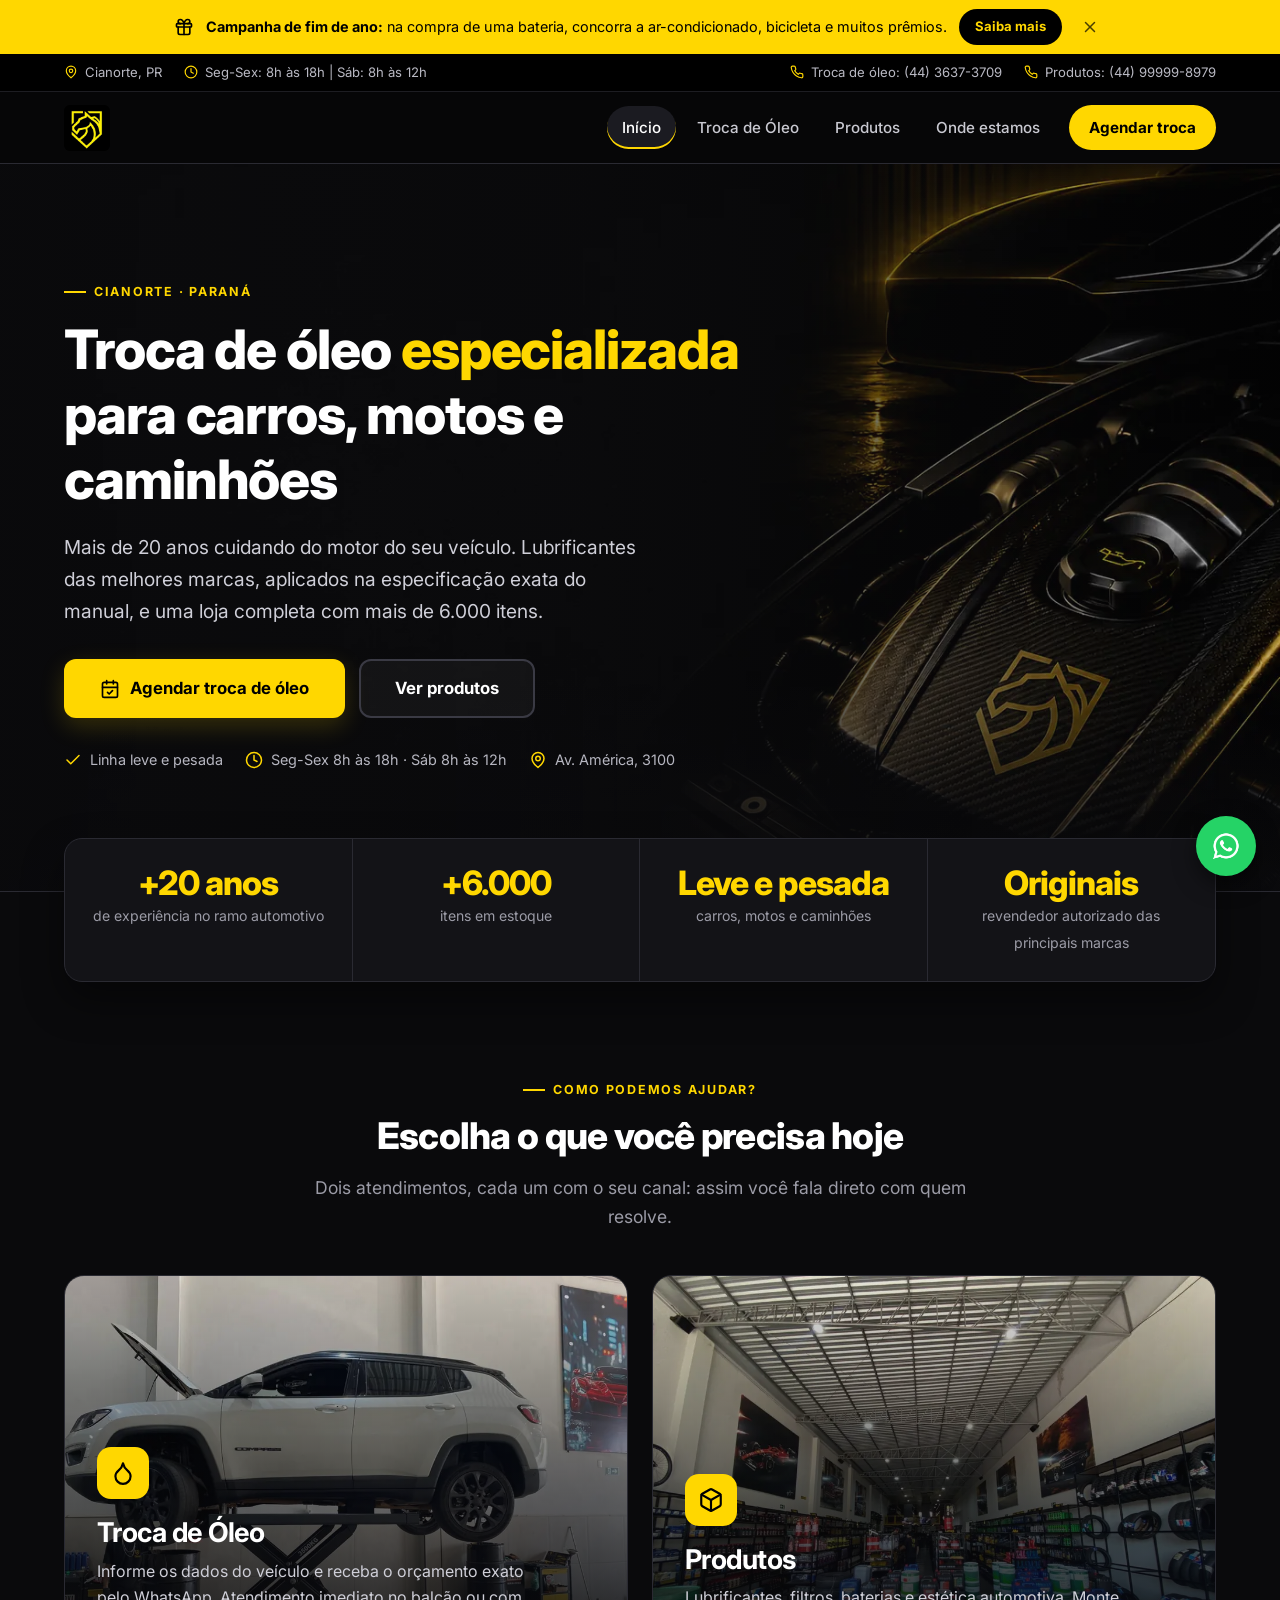
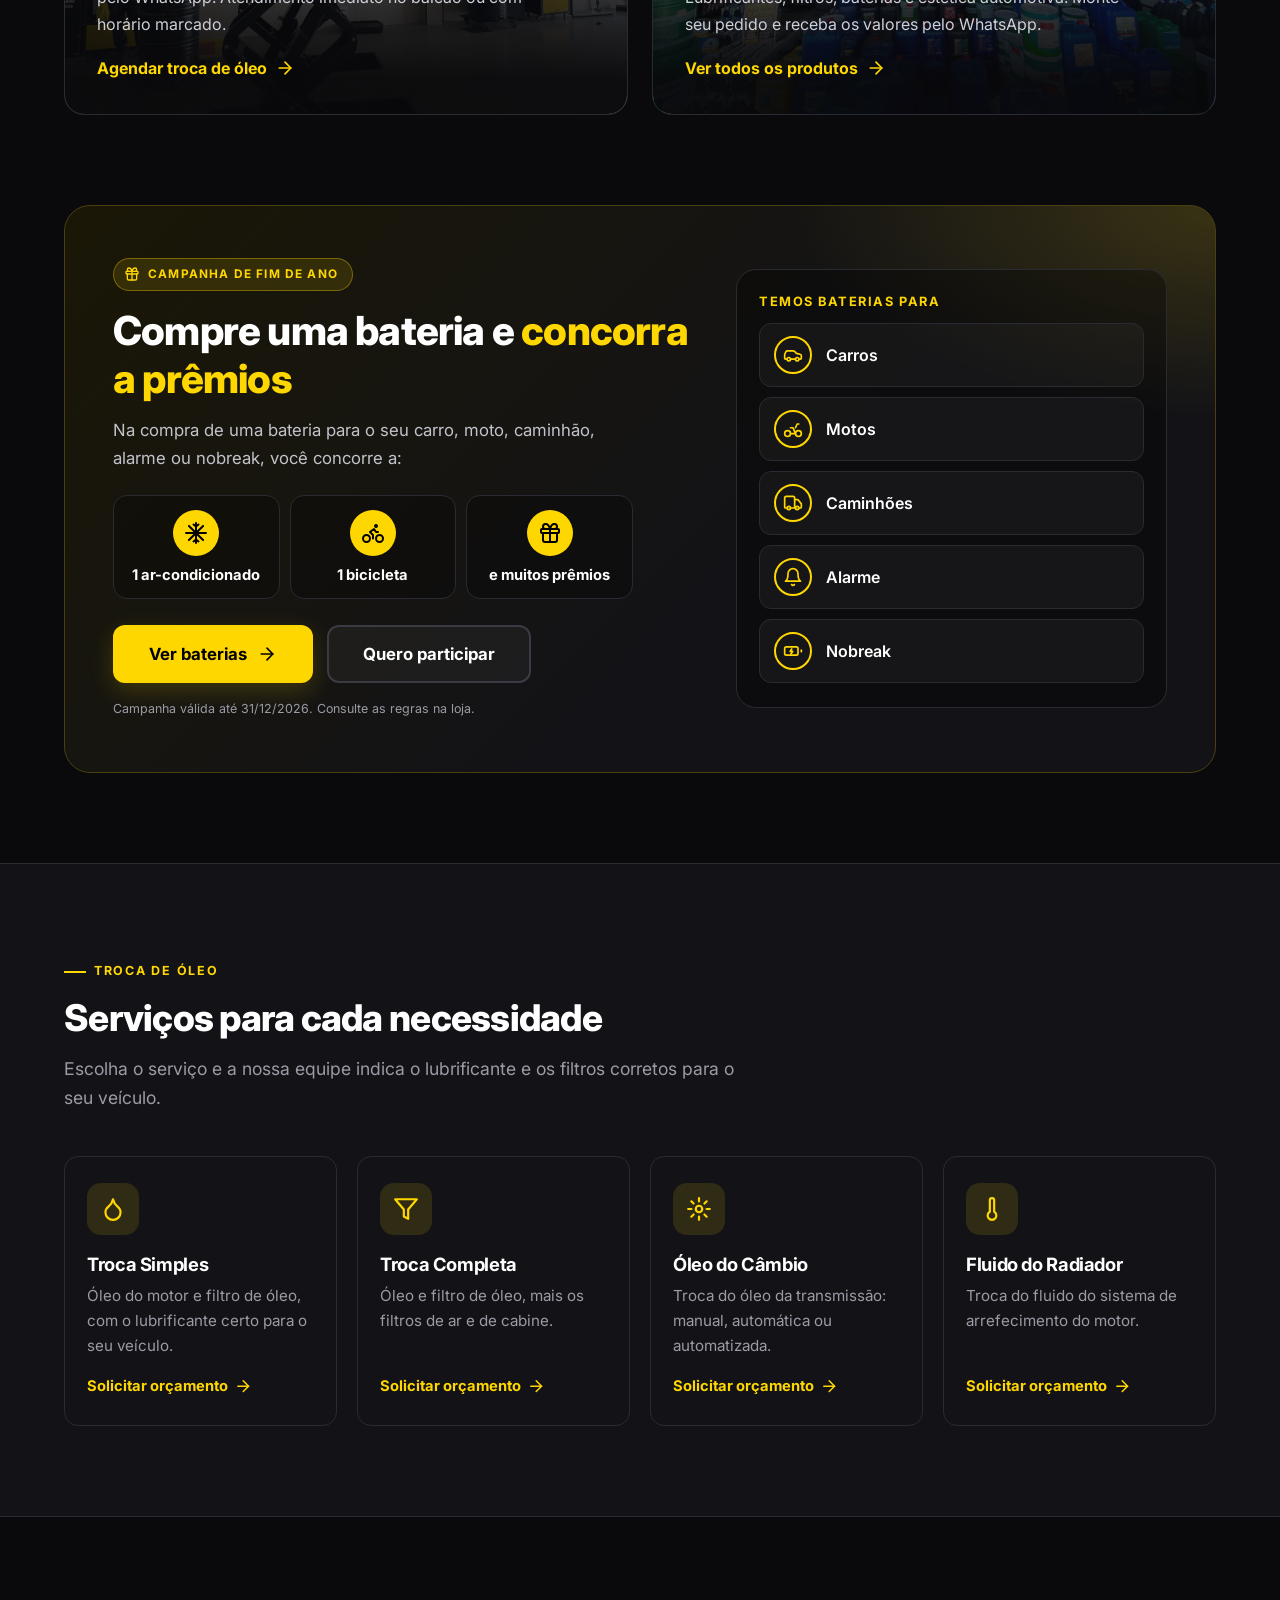
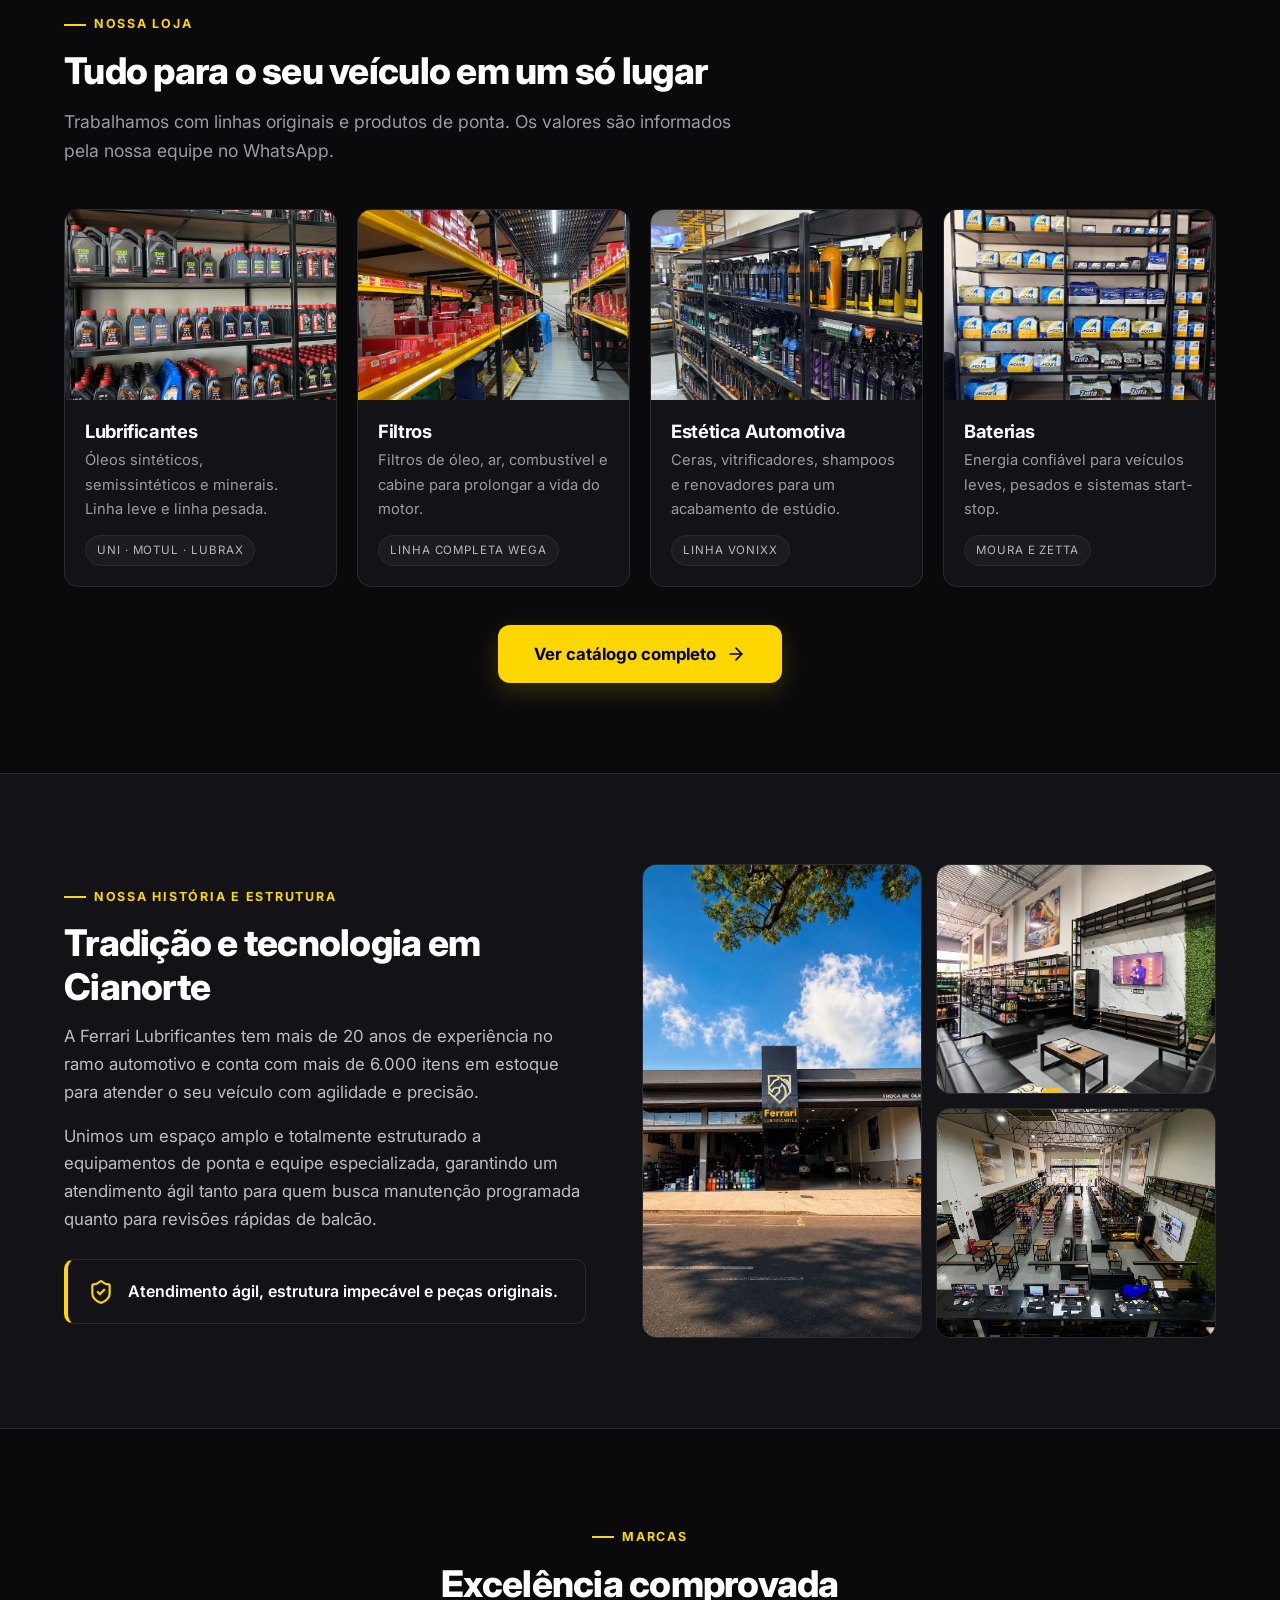
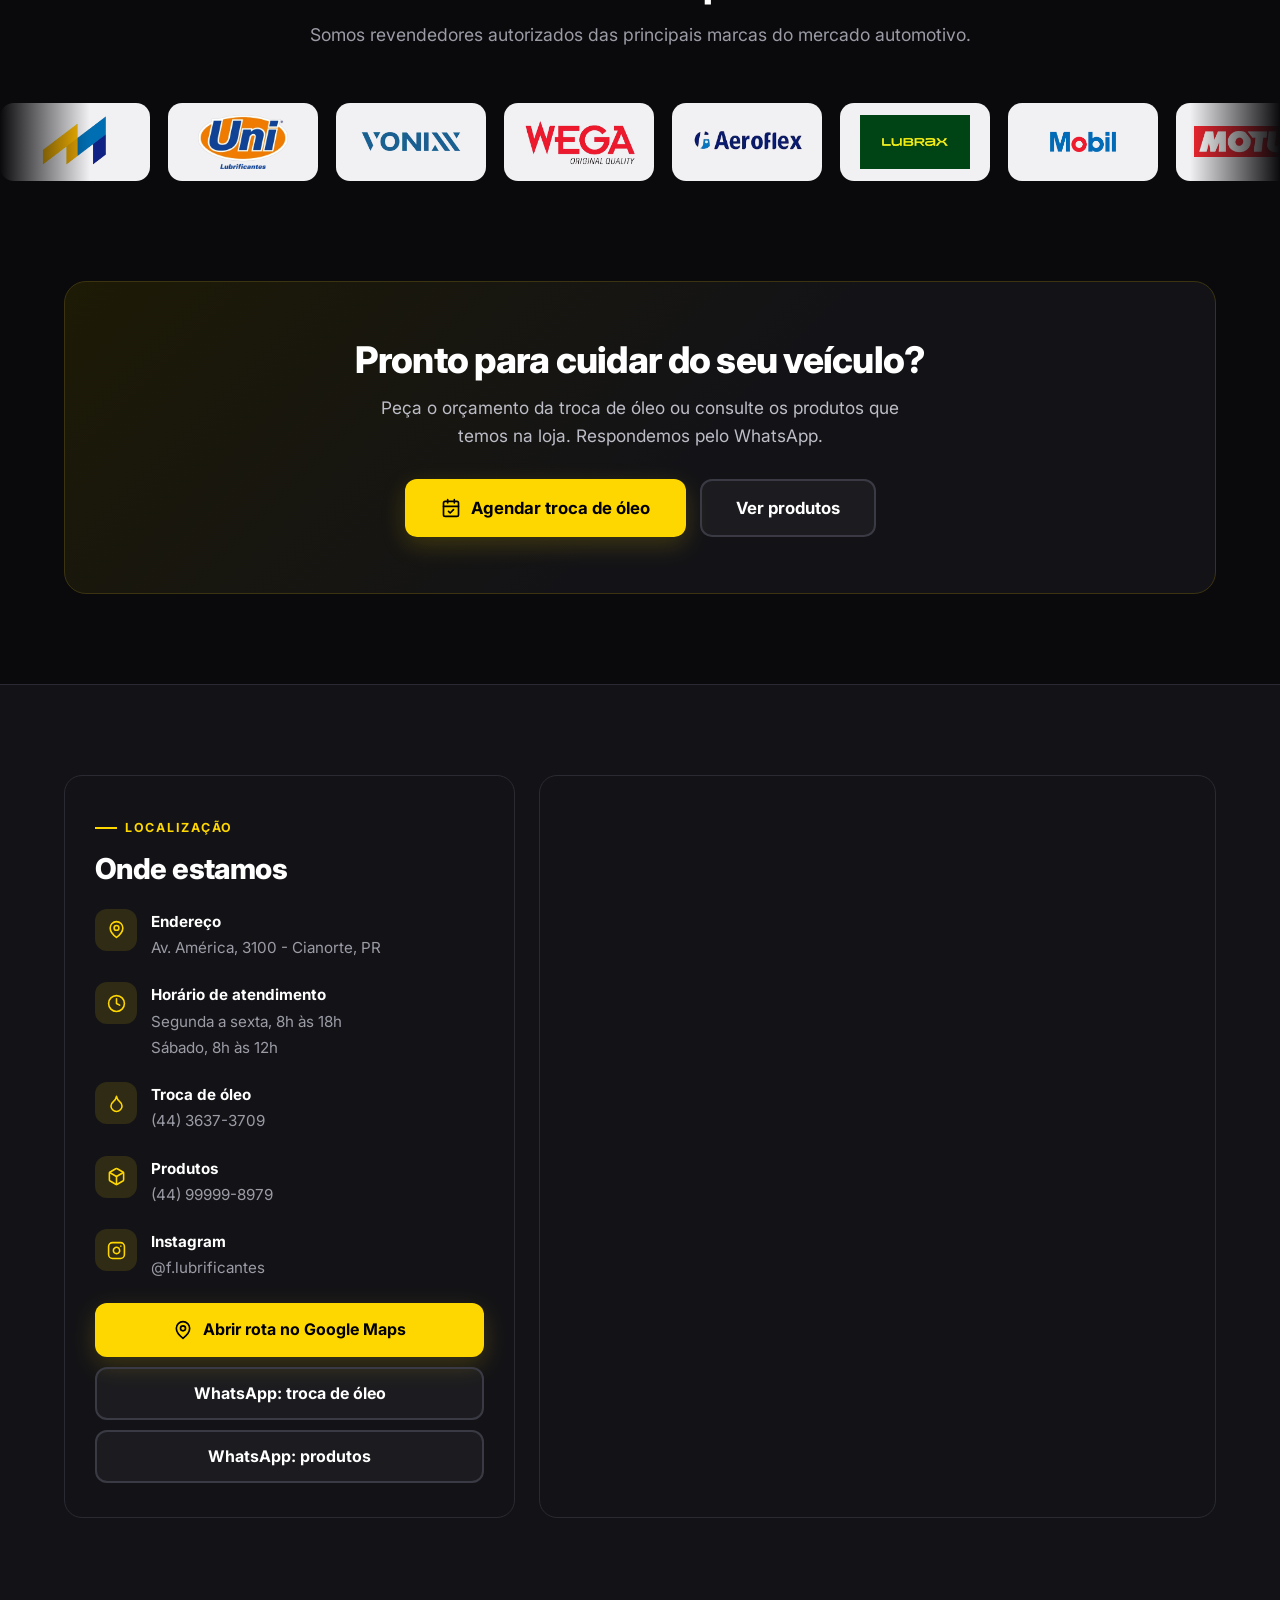
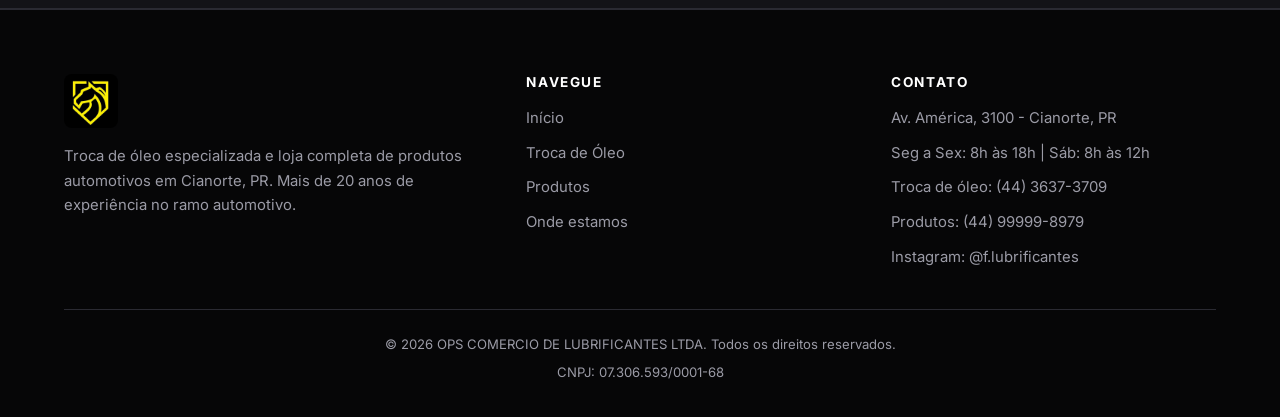
<file: index.html>
<!DOCTYPE html>
<html lang="pt-BR">
<head>
    <meta charset="UTF-8">
    <meta name="viewport" content="width=device-width, initial-scale=1.0">
    <title>Ferrari Lubrificantes | Troca de Óleo e Baterias em Cianorte-PR</title>
    <meta name="description" content="Centro especializado em troca de óleo para carros, motos e caminhões em Cianorte-PR. Loja completa com lubrificantes, filtros, baterias e estética automotiva. Peça seu orçamento pelo WhatsApp.">
    <meta name="theme-color" content="#0a0a0c">

    <!-- Pré-visualização ao compartilhar (WhatsApp, Facebook) -->
    <meta property="og:type" content="website">
    <meta property="og:locale" content="pt_BR">
    <meta property="og:site_name" content="Ferrari Lubrificantes">
    <meta property="og:title" content="Ferrari Lubrificantes | Troca de Óleo e Baterias em Cianorte-PR">
    <meta property="og:description" content="Centro especializado em troca de óleo para carros, motos e caminhões em Cianorte-PR. Loja completa com lubrificantes, filtros, baterias e estética automotiva. Peça seu orçamento pelo WhatsApp.">
    <meta property="og:url" content="https://ferrarilubrificantes.com.br/">
    <meta property="og:image" content="https://ferrarilubrificantes.com.br/assets/img/imagem-hero-opt.webp">

    <link rel="icon" type="image/png" href="assets/icons/Logo-SF.PNG">
    <link rel="preconnect" href="https://fonts.googleapis.com">
    <link rel="preconnect" href="https://fonts.gstatic.com" crossorigin>
    <link rel="stylesheet" href="https://fonts.googleapis.com/css2?family=Inter:wght@400;500;600;700;800&display=swap">
    <link rel="stylesheet" href="css/style.css">
    <link rel="stylesheet" href="css/campanha.css">

    <link rel="canonical" href="https://ferrarilubrificantes.com.br/">
    <meta name="twitter:card" content="summary_large_image">
    <script type="application/ld+json">
{
  "@context": "https://schema.org",
  "@type": [
    "AutoPartsStore",
    "AutoRepair"
  ],
  "@id": "https://ferrarilubrificantes.com.br/#negocio",
  "name": "Ferrari Lubrificantes",
  "legalName": "OPS COMERCIO DE LUBRIFICANTES LTDA",
  "url": "https://ferrarilubrificantes.com.br/",
  "logo": "https://ferrarilubrificantes.com.br/assets/icons/logo-empresa.jpg",
  "image": [
    "https://ferrarilubrificantes.com.br/assets/img/fachada-frente-opt.webp",
    "https://ferrarilubrificantes.com.br/assets/img/loja-interno-opt.webp"
  ],
  "description": "Centro especializado em troca de óleo para carros, motos e caminhões e loja com lubrificantes, filtros, baterias e estética automotiva em Cianorte, PR.",
  "telephone": "+55-44-3637-3709",
  "address": {
    "@type": "PostalAddress",
    "streetAddress": "Av. América, 3100",
    "addressLocality": "Cianorte",
    "addressRegion": "PR",
    "addressCountry": "BR"
  },
  "geo": {
    "@type": "GeoCoordinates",
    "latitude": -23.664341573933452,
    "longitude": -52.615967590212904
  },
  "hasMap": "https://maps.google.com/?q=Ferrari+Lubrificantes+Cianorte",
  "sameAs": [
    "https://www.instagram.com/f.lubrificantes/"
  ],
  "areaServed": {
    "@type": "City",
    "name": "Cianorte"
  },
  "openingHoursSpecification": [
    {
      "@type": "OpeningHoursSpecification",
      "dayOfWeek": [
        "Monday",
        "Tuesday",
        "Wednesday",
        "Thursday",
        "Friday"
      ],
      "opens": "08:00",
      "closes": "18:00"
    },
    {
      "@type": "OpeningHoursSpecification",
      "dayOfWeek": "Saturday",
      "opens": "08:00",
      "closes": "12:00"
    }
  ],
  "contactPoint": [
    {
      "@type": "ContactPoint",
      "contactType": "troca de óleo",
      "telephone": "+55-44-3637-3709",
      "availableLanguage": "pt-BR"
    },
    {
      "@type": "ContactPoint",
      "contactType": "venda de produtos",
      "telephone": "+55-44-99999-8979",
      "availableLanguage": "pt-BR"
    }
  ]
}
    </script>
</head>
<body data-pagina="inicio">
    <div class="topbar">
        <div class="container container-topbar">
            <div class="topbar-info">
                <span><svg class="icone" viewBox="0 0 24 24" aria-hidden="true"><path d="M20 10c0 6-8 12-8 12s-8-6-8-12a8 8 0 0 1 16 0z"/><circle cx="12" cy="10" r="3"/></svg> Cianorte, PR</span>
                <span><svg class="icone" viewBox="0 0 24 24" aria-hidden="true"><circle cx="12" cy="12" r="10"/><path d="M12 6v6l4 2"/></svg> Seg-Sex: 8h às 18h | Sáb: 8h às 12h</span>
            </div>
            <div class="topbar-contato">
                <a href="tel:+554436373709"><svg class="icone" viewBox="0 0 24 24" aria-hidden="true"><path d="M22 16.92v3a2 2 0 0 1-2.18 2 19.79 19.79 0 0 1-8.63-3.07 19.5 19.5 0 0 1-6-6 19.79 19.79 0 0 1-3.07-8.67A2 2 0 0 1 4.11 2h3a2 2 0 0 1 2 1.72c.13.96.36 1.9.7 2.81a2 2 0 0 1-.45 2.11L8.09 9.91a16 16 0 0 0 6 6l1.27-1.27a2 2 0 0 1 2.11-.45c.91.34 1.85.57 2.81.7A2 2 0 0 1 22 16.92z"/></svg> Troca de óleo: (44) 3637-3709</a>
                <a href="tel:+5544999998979"><svg class="icone" viewBox="0 0 24 24" aria-hidden="true"><path d="M22 16.92v3a2 2 0 0 1-2.18 2 19.79 19.79 0 0 1-8.63-3.07 19.5 19.5 0 0 1-6-6 19.79 19.79 0 0 1-3.07-8.67A2 2 0 0 1 4.11 2h3a2 2 0 0 1 2 1.72c.13.96.36 1.9.7 2.81a2 2 0 0 1-.45 2.11L8.09 9.91a16 16 0 0 0 6 6l1.27-1.27a2 2 0 0 1 2.11-.45c.91.34 1.85.57 2.81.7A2 2 0 0 1 22 16.92z"/></svg> Produtos: (44) 99999-8979</a>
            </div>
        </div>
    </div>
    <header id="cabecalho">
        <div class="container-header">
            <a href="index.html" aria-label="Ferrari Lubrificantes, página inicial"><img src="assets/icons/logo-empresa.jpg" alt="Ferrari Lubrificantes" class="logo" width="46" height="46"></a>
            <button class="menu-toggle" id="menu-toggle" type="button" aria-expanded="false" aria-controls="menu-principal" aria-label="Abrir menu"><svg class="icone icone-abrir" viewBox="0 0 24 24" aria-hidden="true"><path d="M4 6h16"/><path d="M4 12h16"/><path d="M4 18h16"/></svg><svg class="icone icone-fechar" viewBox="0 0 24 24" aria-hidden="true"><path d="M18 6 6 18"/><path d="m6 6 12 12"/></svg></button>
            <nav class="menu-navegacao" id="menu-principal" aria-label="Menu principal">
                <ul>
                    <li><a href="index.html" aria-current="page">Início</a></li>
                    <li><a href="troca-de-oleo.html">Troca de Óleo</a></li>
                    <li><a href="catalogo.html">Produtos</a></li>
                    <li><a href="index.html#localizacao">Onde estamos</a></li>
                    <li><a href="troca-de-oleo.html#orcamento" class="btn-header-destaque">Agendar troca</a></li>
                </ul>
            </nav>
        </div>
    </header>

    <main>
        <!-- HERO -->
        <section class="hero" id="inicio">
            <div class="hero-bg"><img src="assets/img/imagem-hero-opt.webp" width="1400" height="933" alt="" fetchpriority="high"></div>
            <div class="container">
                <div class="hero-conteudo">
                    <span class="eyebrow">Cianorte · Paraná</span>
                    <h1>Troca de óleo <em>especializada</em> para carros, motos e caminhões</h1>
                    <p class="hero-sub">Mais de 20 anos cuidando do motor do seu veículo. Lubrificantes das melhores marcas, aplicados na especificação exata do manual, e uma loja completa com mais de 6.000 itens.</p>
                    <div class="hero-botoes">
                        <a href="troca-de-oleo.html#orcamento" class="btn btn-primario btn-grande"><svg class="icone" viewBox="0 0 24 24" aria-hidden="true"><rect x="3" y="4" width="18" height="18" rx="2"/><path d="M16 2v4M8 2v4M3 10h18"/><path d="m9 16 2 2 4-4"/></svg> Agendar troca de óleo</a>
                        <a href="catalogo.html" class="btn btn-contorno btn-grande">Ver produtos</a>
                    </div>
                    <div class="hero-selos">
                        <span><svg class="icone" viewBox="0 0 24 24" aria-hidden="true"><path d="M20 6 9 17l-5-5"/></svg> Linha leve e pesada</span>
                        <span><svg class="icone" viewBox="0 0 24 24" aria-hidden="true"><circle cx="12" cy="12" r="10"/><path d="M12 6v6l4 2"/></svg> Seg-Sex 8h às 18h · Sáb 8h às 12h</span>
                        <span><svg class="icone" viewBox="0 0 24 24" aria-hidden="true"><path d="M20 10c0 6-8 12-8 12s-8-6-8-12a8 8 0 0 1 16 0z"/><circle cx="12" cy="10" r="3"/></svg> Av. América, 3100</span>
                    </div>
                </div>
            </div>
        </section>

        <!-- NÚMEROS -->
        <div class="faixa-numeros">
            <div class="container">
                <div class="numeros">
                    <div class="numero"><strong>+20 anos</strong><span>de experiência no ramo automotivo</span></div>
                    <div class="numero"><strong>+6.000</strong><span>itens em estoque</span></div>
                    <div class="numero"><strong>Leve e pesada</strong><span>carros, motos e caminhões</span></div>
                    <div class="numero"><strong>Originais</strong><span>revendedor autorizado das principais marcas</span></div>
                </div>
            </div>
        </div>

        <!-- DOIS CAMINHOS -->
        <section class="secao-site" id="como-ajudar">
            <div class="container">
                <div class="secao-cab centro">
                    <span class="eyebrow">Como podemos ajudar?</span>
                    <h2>Escolha o que você precisa hoje</h2>
                    <p>Dois atendimentos, cada um com o seu canal: assim você fala direto com quem resolve.</p>
                </div>
                <div class="caminhos">
                    <a class="caminho" href="troca-de-oleo.html#orcamento">
                        <img src="assets/img/servico-elevador-opt.webp" width="1000" height="750" alt="Veículo no elevador durante serviço de troca de óleo" loading="lazy">
                        <div class="caminho-corpo">
                            <div class="caminho-icone"><svg class="icone" viewBox="0 0 24 24" aria-hidden="true"><path d="M12 22a7 7 0 0 0 7-7c0-2-1-3.9-3-5.5s-3.5-4-4-6.5c-.5 2.5-2 4.9-4 6.5C6 11.1 5 13 5 15a7 7 0 0 0 7 7z"/></svg></div>
                            <h3>Troca de Óleo</h3>
                            <p>Informe os dados do veículo e receba o orçamento exato pelo WhatsApp. Atendimento imediato no balcão ou com horário marcado.</p>
                            <span class="seta">Agendar troca de óleo <svg class="icone" viewBox="0 0 24 24" aria-hidden="true"><path d="M5 12h14"/><path d="m12 5 7 7-7 7"/></svg></span>
                        </div>
                    </a>
                    <a class="caminho" href="catalogo.html">
                        <img src="assets/img/loja-barracao-opt.webp" width="1000" height="750" alt="Corredor da loja com lubrificantes e produtos automotivos" loading="lazy">
                        <div class="caminho-corpo">
                            <div class="caminho-icone"><svg class="icone" viewBox="0 0 24 24" aria-hidden="true"><path d="M21 8a2 2 0 0 0-1-1.73l-7-4a2 2 0 0 0-2 0l-7 4A2 2 0 0 0 3 8v8a2 2 0 0 0 1 1.73l7 4a2 2 0 0 0 2 0l7-4A2 2 0 0 0 21 16z"/><path d="M3.3 7 12 12l8.7-5"/><path d="M12 22V12"/></svg></div>
                            <h3>Produtos</h3>
                            <p>Lubrificantes, filtros, baterias e estética automotiva. Monte seu pedido e receba os valores pelo WhatsApp.</p>
                            <span class="seta">Ver todos os produtos <svg class="icone" viewBox="0 0 24 24" aria-hidden="true"><path d="M5 12h14"/><path d="m12 5 7 7-7 7"/></svg></span>
                        </div>
                    </a>
                </div>
            </div>
        </section>

        <!-- CAMPANHA DE FIM DE ANO (some sozinha em 31/12/2026; ver js/campanha.js) -->
        <section class="secao-site camp" id="campanha" data-campanha>
            <div class="container">
                <div class="camp-card">
                    <div>
                        <span class="camp-selo"><svg class="icone" viewBox="0 0 24 24" aria-hidden="true"><rect x="3" y="8" width="18" height="4" rx="1"/><path d="M12 8v13"/><path d="M19 12v7a2 2 0 0 1-2 2H7a2 2 0 0 1-2-2v-7"/><path d="M7.5 8a2.5 2.5 0 0 1 0-5A4.8 8 0 0 1 12 8a4.8 8 0 0 1 4.5-5 2.5 2.5 0 0 1 0 5"/></svg> Campanha de fim de ano</span>
                        <h2>Compre uma bateria e <em>concorra a prêmios</em></h2>
                        <p class="camp-intro">Na compra de uma bateria para o seu carro, moto, caminhão, alarme ou nobreak, você concorre a:</p>
                        <ul class="camp-premios">
                            <li><span class="ico"><svg class="icone" viewBox="0 0 24 24" aria-hidden="true"><path d="M12 2v20"/><path d="m4.93 4.93 14.14 14.14"/><path d="M2 12h20"/><path d="m19.07 4.93-14.14 14.14"/><path d="m9.5 3.5 2.5 2 2.5-2"/><path d="m9.5 20.5 2.5-2 2.5 2"/></svg></span><strong>1 ar-condicionado</strong></li>
                            <li><span class="ico"><svg class="icone" viewBox="0 0 24 24" aria-hidden="true"><circle cx="18.5" cy="17.5" r="3.5"/><circle cx="5.5" cy="17.5" r="3.5"/><circle cx="15" cy="5" r="1"/><path d="M12 17.5V14l-3-3 4-3 2 3h2"/></svg></span><strong>1 bicicleta</strong></li>
                            <li><span class="ico"><svg class="icone" viewBox="0 0 24 24" aria-hidden="true"><rect x="3" y="8" width="18" height="4" rx="1"/><path d="M12 8v13"/><path d="M19 12v7a2 2 0 0 1-2 2H7a2 2 0 0 1-2-2v-7"/><path d="M7.5 8a2.5 2.5 0 0 1 0-5A4.8 8 0 0 1 12 8a4.8 8 0 0 1 4.5-5 2.5 2.5 0 0 1 0 5"/></svg></span><strong>e muitos prêmios</strong></li>
                        </ul>
                        <div class="hero-botoes">
                            <a href="catalogo.html?cat=baterias" class="btn btn-primario btn-grande">Ver baterias <svg class="icone" viewBox="0 0 24 24" aria-hidden="true"><path d="M5 12h14"/><path d="m12 5 7 7-7 7"/></svg></a>
                            <a href="https://wa.me/5544999998979?text=Ol%C3%A1%21%20Vi%20a%20campanha%20de%20fim%20de%20ano%20no%20site%20e%20quero%20saber%20como%20participar." target="_blank" rel="noopener" class="btn btn-contorno btn-grande">Quero participar</a>
                        </div>
                        <p class="camp-nota" data-camp-nota>Campanha válida até 31/12/2026. Consulte as regras na loja.</p>
                    </div>
                    <div class="camp-lista">
                        <h3>Temos baterias para</h3>
                        <ul>
                            <li><span class="ico"><svg class="icone" viewBox="0 0 24 24" aria-hidden="true"><path d="M19 17h2c.6 0 1-.4 1-1v-3c0-.9-.7-1.7-1.5-1.9C18.7 10.6 16 10 16 10s-1.3-1.4-2.2-2.3c-.5-.4-1.1-.7-1.8-.7H5c-.6 0-1.1.4-1.4.9l-1.4 2.9A3.7 3.7 0 0 0 2 12v4c0 .6.4 1 1 1h2"/><circle cx="7" cy="17" r="2"/><path d="M9 17h6"/><circle cx="17" cy="17" r="2"/></svg></span>Carros</li>
                            <li><span class="ico"><svg class="icone" viewBox="0 0 24 24" aria-hidden="true"><circle cx="5.5" cy="17.5" r="3.5"/><circle cx="18.5" cy="17.5" r="3.5"/><path d="M9 17.5h6l-3-7H9"/><path d="m15 10.5 2-4.5h2"/></svg></span>Motos</li>
                            <li><span class="ico"><svg class="icone" viewBox="0 0 24 24" aria-hidden="true"><path d="M14 18V6a2 2 0 0 0-2-2H4a2 2 0 0 0-2 2v11a1 1 0 0 0 1 1h2"/><path d="M15 18H9"/><path d="M19 18h2a1 1 0 0 0 1-1v-3.65a1 1 0 0 0-.22-.62l-3.48-4.35A1 1 0 0 0 17.52 8H14"/><circle cx="17" cy="18" r="2"/><circle cx="7" cy="18" r="2"/></svg></span>Caminhões</li>
                            <li><span class="ico"><svg class="icone" viewBox="0 0 24 24" aria-hidden="true"><path d="M6 8a6 6 0 0 1 12 0c0 7 3 9 3 9H3s3-2 3-9"/><path d="M10.3 21a1.94 1.94 0 0 0 3.4 0"/></svg></span>Alarme</li>
                            <li><span class="ico"><svg class="icone" viewBox="0 0 24 24" aria-hidden="true"><rect x="2" y="7" width="16" height="10" rx="2"/><path d="M22 11v2"/><path d="m10.5 9.5-2 3h3l-2 3"/></svg></span>Nobreak</li>
                        </ul>
                    </div>
                </div>
            </div>
        </section>

        <!-- SERVIÇOS DE TROCA -->
        <section class="secao-site fundo-alt" id="servicos">
            <div class="container">
                <div class="secao-cab">
                    <span class="eyebrow">Troca de óleo</span>
                    <h2>Serviços para cada necessidade</h2>
                    <p>Escolha o serviço e a nossa equipe indica o lubrificante e os filtros corretos para o seu veículo.</p>
                </div>
                <div class="grade-4">
                    <a class="card-servico" href="troca-de-oleo.html?servico=simples#orcamento">
                        <span class="ico"><svg class="icone" viewBox="0 0 24 24" aria-hidden="true"><path d="M12 22a7 7 0 0 0 7-7c0-2-1-3.9-3-5.5s-3.5-4-4-6.5c-.5 2.5-2 4.9-4 6.5C6 11.1 5 13 5 15a7 7 0 0 0 7 7z"/></svg></span>
                        <h3>Troca Simples</h3>
                        <p>Óleo do motor e filtro de óleo, com o lubrificante certo para o seu veículo.</p>
                        <span class="mais">Solicitar orçamento <svg class="icone" viewBox="0 0 24 24" aria-hidden="true"><path d="M5 12h14"/><path d="m12 5 7 7-7 7"/></svg></span>
                    </a>
                    <a class="card-servico" href="troca-de-oleo.html?servico=completa#orcamento">
                        <span class="ico"><svg class="icone" viewBox="0 0 24 24" aria-hidden="true"><path d="M22 3H2l8 9.46V19l4 2v-8.54z"/></svg></span>
                        <h3>Troca Completa</h3>
                        <p>Óleo e filtro de óleo, mais os filtros de ar e de cabine.</p>
                        <span class="mais">Solicitar orçamento <svg class="icone" viewBox="0 0 24 24" aria-hidden="true"><path d="M5 12h14"/><path d="m12 5 7 7-7 7"/></svg></span>
                    </a>
                    <a class="card-servico" href="troca-de-oleo.html?servico=cambio#orcamento">
                        <span class="ico"><svg class="icone" viewBox="0 0 24 24" aria-hidden="true"><circle cx="12" cy="12" r="3"/><path d="M12 2v3M12 19v3M4.9 4.9 7 7M17 17l2.1 2.1M2 12h3M19 12h3M4.9 19.1 7 17M17 7l2.1-2.1"/></svg></span>
                        <h3>Óleo do Câmbio</h3>
                        <p>Troca do óleo da transmissão: manual, automática ou automatizada.</p>
                        <span class="mais">Solicitar orçamento <svg class="icone" viewBox="0 0 24 24" aria-hidden="true"><path d="M5 12h14"/><path d="m12 5 7 7-7 7"/></svg></span>
                    </a>
                    <a class="card-servico" href="troca-de-oleo.html?servico=radiador#orcamento">
                        <span class="ico"><svg class="icone" viewBox="0 0 24 24" aria-hidden="true"><path d="M14 4v10.54a4 4 0 1 1-4 0V4a2 2 0 0 1 4 0z"/></svg></span>
                        <h3>Fluido do Radiador</h3>
                        <p>Troca do fluido do sistema de arrefecimento do motor.</p>
                        <span class="mais">Solicitar orçamento <svg class="icone" viewBox="0 0 24 24" aria-hidden="true"><path d="M5 12h14"/><path d="m12 5 7 7-7 7"/></svg></span>
                    </a>
                </div>
            </div>
        </section>

        <!-- PRODUTOS -->
        <section class="secao-site" id="produtos">
            <div class="container">
                <div class="secao-cab">
                    <span class="eyebrow">Nossa loja</span>
                    <h2>Tudo para o seu veículo em um só lugar</h2>
                    <p>Trabalhamos com linhas originais e produtos de ponta. Os valores são informados pela nossa equipe no WhatsApp.</p>
                </div>
                <div class="grade-4">
                    <a class="card-categoria" href="catalogo.html?cat=lubrificantes">
                        <img src="assets/img/vitrine-motul-opt.webp" width="720" height="960" alt="Estante de óleos lubrificantes Motul" loading="lazy">
                        <div>
                            <h3>Lubrificantes</h3>
                            <p>Óleos sintéticos, semissintéticos e minerais. Linha leve e linha pesada.</p>
                            <span class="marcas-destaque">UNI · Motul · Lubrax</span>
                        </div>
                    </a>
                    <a class="card-categoria" href="catalogo.html?cat=filtros">
                        <img src="assets/img/vitrine-wega-opt.webp" width="720" height="540" alt="Estoque de filtros Wega" loading="lazy">
                        <div>
                            <h3>Filtros</h3>
                            <p>Filtros de óleo, ar, combustível e cabine para prolongar a vida do motor.</p>
                            <span class="marcas-destaque">Linha completa Wega</span>
                        </div>
                    </a>
                    <a class="card-categoria" href="catalogo.html?cat=estetica">
                        <img src="assets/img/vitrine-vonixx-opt.webp" width="720" height="960" alt="Produtos de estética automotiva Vonixx" loading="lazy">
                        <div>
                            <h3>Estética Automotiva</h3>
                            <p>Ceras, vitrificadores, shampoos e renovadores para um acabamento de estúdio.</p>
                            <span class="marcas-destaque">Linha Vonixx</span>
                        </div>
                    </a>
                    <a class="card-categoria" href="catalogo.html?cat=baterias">
                        <img src="assets/img/vitrine-moura-opt.webp" width="720" height="540" alt="Baterias Moura e Zetta na prateleira" loading="lazy">
                        <div>
                            <h3>Baterias</h3>
                            <p>Energia confiável para veículos leves, pesados e sistemas start-stop.</p>
                            <span class="marcas-destaque">Moura e Zetta</span>
                        </div>
                    </a>
                </div>
                <div class="text-center" style="margin-top: 38px;">
                    <a href="catalogo.html" class="btn btn-primario btn-grande">Ver catálogo completo <svg class="icone" viewBox="0 0 24 24" aria-hidden="true"><path d="M5 12h14"/><path d="m12 5 7 7-7 7"/></svg></a>
                </div>
            </div>
        </section>

        <!-- SOBRE -->
        <section class="secao-site fundo-alt" id="sobre">
            <div class="container">
                <div class="sobre-grade">
                    <div class="sobre-texto">
                        <span class="eyebrow">Nossa história e estrutura</span>
                        <h2>Tradição e tecnologia em Cianorte</h2>
                        <p>A Ferrari Lubrificantes tem mais de 20 anos de experiência no ramo automotivo e conta com mais de 6.000 itens em estoque para atender o seu veículo com agilidade e precisão.</p>
                        <p>Unimos um espaço amplo e totalmente estruturado a equipamentos de ponta e equipe especializada, garantindo um atendimento ágil tanto para quem busca manutenção programada quanto para revisões rápidas de balcão.</p>
                        <div class="sobre-destaque"><svg class="icone" viewBox="0 0 24 24" aria-hidden="true"><path d="M20 13c0 5-3.5 7.5-7.66 8.95a1 1 0 0 1-.67-.01C7.5 20.5 4 18 4 13V6a1 1 0 0 1 1-1c2 0 4.5-1.2 6.24-2.72a1.17 1.17 0 0 1 1.52 0C14.51 3.81 17 5 19 5a1 1 0 0 1 1 1z"/><path d="m9 12 2 2 4-4"/></svg> Atendimento ágil, estrutura impecável e peças originais.</div>
                    </div>
                    <div class="mosaico">
                        <img src="assets/img/fachada-frente-opt.webp" width="800" height="1067" alt="Fachada da Ferrari Lubrificantes em Cianorte" loading="lazy">
                        <img src="assets/img/interno-loja-opt.webp" width="720" height="960" alt="Sala de espera da loja" loading="lazy">
                        <img src="assets/img/loja-interno-opt.webp" width="1100" height="825" alt="Vista geral do interior da loja" loading="lazy">
                    </div>
                </div>
            </div>
        </section>

        <!-- MARCAS -->
        <section class="secao-site" id="marcas">
            <div class="container">
                <div class="secao-cab centro">
                    <span class="eyebrow">Marcas</span>
                    <h2>Excelência comprovada</h2>
                    <p>Somos revendedores autorizados das principais marcas do mercado automotivo.</p>
                </div>
            </div>
            <div class="slider-marcas"><div class="slider-track"><div class="marca-tile"><img src="assets/img/logo-moura.webp" width="260" height="210" alt="Moura" loading="lazy"></div><div class="marca-tile"><img src="assets/img/logo-uni.webp" width="266" height="158" alt="UNI Lubrificantes" loading="lazy"></div><div class="marca-tile"><img src="assets/img/logo-vonixx.webp" width="420" height="130" alt="Vonixx" loading="lazy"></div><div class="marca-tile"><img src="assets/img/logo-wega.webp" width="393" height="164" alt="Wega" loading="lazy"></div><div class="marca-tile"><img src="assets/img/logo-aeroflex.webp" width="372" height="85" alt="Aeroflex" loading="lazy"></div><div class="marca-tile"><img src="assets/img/logo-lubrax.webp" width="420" height="207" alt="Lubrax" loading="lazy"></div><div class="marca-tile"><img src="assets/img/logo-mobil.webp" width="373" height="210" alt="Mobil" loading="lazy"></div><div class="marca-tile"><img src="assets/img/logo-motul.webp" width="420" height="114" alt="Motul" loading="lazy"></div><div class="marca-tile"><img src="assets/img/logo-motorcraft.webp" width="420" height="88" alt="Motorcraft" loading="lazy"></div><div class="marca-tile"><img src="assets/img/logo-acdelco.webp" width="420" height="97" alt="ACDelco" loading="lazy"></div><div class="marca-tile"><img src="assets/img/logo-yamalube.webp" width="420" height="182" alt="Yamalube" loading="lazy"></div><div class="marca-tile"><img src="assets/img/logo-shell.webp" width="191" height="210" alt="Shell" loading="lazy"></div><div class="marca-tile" aria-hidden="true"><img src="assets/img/logo-moura.webp" width="260" height="210" alt="" loading="lazy"></div><div class="marca-tile" aria-hidden="true"><img src="assets/img/logo-uni.webp" width="266" height="158" alt="" loading="lazy"></div><div class="marca-tile" aria-hidden="true"><img src="assets/img/logo-vonixx.webp" width="420" height="130" alt="" loading="lazy"></div><div class="marca-tile" aria-hidden="true"><img src="assets/img/logo-wega.webp" width="393" height="164" alt="" loading="lazy"></div><div class="marca-tile" aria-hidden="true"><img src="assets/img/logo-aeroflex.webp" width="372" height="85" alt="" loading="lazy"></div><div class="marca-tile" aria-hidden="true"><img src="assets/img/logo-lubrax.webp" width="420" height="207" alt="" loading="lazy"></div><div class="marca-tile" aria-hidden="true"><img src="assets/img/logo-mobil.webp" width="373" height="210" alt="" loading="lazy"></div><div class="marca-tile" aria-hidden="true"><img src="assets/img/logo-motul.webp" width="420" height="114" alt="" loading="lazy"></div><div class="marca-tile" aria-hidden="true"><img src="assets/img/logo-motorcraft.webp" width="420" height="88" alt="" loading="lazy"></div><div class="marca-tile" aria-hidden="true"><img src="assets/img/logo-acdelco.webp" width="420" height="97" alt="" loading="lazy"></div><div class="marca-tile" aria-hidden="true"><img src="assets/img/logo-yamalube.webp" width="420" height="182" alt="" loading="lazy"></div><div class="marca-tile" aria-hidden="true"><img src="assets/img/logo-shell.webp" width="191" height="210" alt="" loading="lazy"></div></div></div>
        </section>

        <!-- CTA -->
        <section class="secao-site" style="padding-top: 0;">
            <div class="container">
                <div class="cta-final">
                    <h2>Pronto para cuidar do seu veículo?</h2>
                    <p>Peça o orçamento da troca de óleo ou consulte os produtos que temos na loja. Respondemos pelo WhatsApp.</p>
                    <div class="hero-botoes">
                        <a href="troca-de-oleo.html#orcamento" class="btn btn-primario btn-grande"><svg class="icone" viewBox="0 0 24 24" aria-hidden="true"><rect x="3" y="4" width="18" height="18" rx="2"/><path d="M16 2v4M8 2v4M3 10h18"/><path d="m9 16 2 2 4-4"/></svg> Agendar troca de óleo</a>
                        <a href="catalogo.html" class="btn btn-contorno btn-grande">Ver produtos</a>
                    </div>
                </div>
            </div>
        </section>

        <!-- LOCALIZAÇÃO -->
        <section class="secao-site fundo-alt" id="localizacao">
            <div class="container">
                <div class="local-grade">
                    <div class="local-info">
                        <div>
                            <span class="eyebrow">Localização</span>
                            <h2>Onde estamos</h2>
                        </div>
                        <div class="info-linha"><span class="ico"><svg class="icone" viewBox="0 0 24 24" aria-hidden="true"><path d="M20 10c0 6-8 12-8 12s-8-6-8-12a8 8 0 0 1 16 0z"/><circle cx="12" cy="10" r="3"/></svg></span><div><strong>Endereço</strong><span>Av. América, 3100 - Cianorte, PR</span></div></div>
                        <div class="info-linha"><span class="ico"><svg class="icone" viewBox="0 0 24 24" aria-hidden="true"><circle cx="12" cy="12" r="10"/><path d="M12 6v6l4 2"/></svg></span><div><strong>Horário de atendimento</strong><span>Segunda a sexta, 8h às 18h<br>Sábado, 8h às 12h</span></div></div>
                        <div class="info-linha"><span class="ico"><svg class="icone" viewBox="0 0 24 24" aria-hidden="true"><path d="M12 22a7 7 0 0 0 7-7c0-2-1-3.9-3-5.5s-3.5-4-4-6.5c-.5 2.5-2 4.9-4 6.5C6 11.1 5 13 5 15a7 7 0 0 0 7 7z"/></svg></span><div><strong>Troca de óleo</strong><a href="tel:+554436373709">(44) 3637-3709</a></div></div>
                        <div class="info-linha"><span class="ico"><svg class="icone" viewBox="0 0 24 24" aria-hidden="true"><path d="M21 8a2 2 0 0 0-1-1.73l-7-4a2 2 0 0 0-2 0l-7 4A2 2 0 0 0 3 8v8a2 2 0 0 0 1 1.73l7 4a2 2 0 0 0 2 0l7-4A2 2 0 0 0 21 16z"/><path d="M3.3 7 12 12l8.7-5"/><path d="M12 22V12"/></svg></span><div><strong>Produtos</strong><a href="tel:+5544999998979">(44) 99999-8979</a></div></div>
                        <div class="info-linha"><span class="ico"><svg class="icone" viewBox="0 0 24 24" aria-hidden="true"><rect x="2" y="2" width="20" height="20" rx="5"/><path d="M16 11.37A4 4 0 1 1 12.63 8 4 4 0 0 1 16 11.37z"/><path d="M17.5 6.5h.01"/></svg></span><div><strong>Instagram</strong><a href="https://www.instagram.com/f.lubrificantes/" target="_blank" rel="noopener">@f.lubrificantes</a></div></div>
                        <div class="local-botoes">
                            <a href="https://maps.google.com/?q=Ferrari+Lubrificantes+Cianorte" target="_blank" rel="noopener" class="btn btn-primario"><svg class="icone" viewBox="0 0 24 24" aria-hidden="true"><path d="M20 10c0 6-8 12-8 12s-8-6-8-12a8 8 0 0 1 16 0z"/><circle cx="12" cy="10" r="3"/></svg> Abrir rota no Google Maps</a>
                            <a href="https://wa.me/554436373709?text=Ol%C3%A1%21%20Estou%20no%20site%20e%20gostaria%20de%20falar%20sobre%20troca%20de%20%C3%B3leo." target="_blank" rel="noopener" class="btn btn-contorno">WhatsApp: troca de óleo</a>
                            <a href="https://wa.me/5544999998979?text=Ol%C3%A1%21%20Estou%20no%20site%20e%20gostaria%20de%20falar%20sobre%20produtos." target="_blank" rel="noopener" class="btn btn-contorno">WhatsApp: produtos</a>
                        </div>
                    </div>
                    <div class="mapa">
                        <iframe title="Mapa com a localização da Ferrari Lubrificantes em Cianorte"
                            src="https://www.google.com/maps/embed?pb=!1m18!1m12!1m3!1d3179.5285617892832!2d-52.615967590212904!3d-23.664341573933452!2m3!1f0!2f0!3f0!3m2!1i1024!2i768!4f13.1!3m3!1m2!1s0x94ed5a1e1da2dfc1%3A0xbb1bdc50b357a999!2sFerrari%20Lubrificantes%20e%20Baterias!5e1!3m2!1spt-BR!2sbr!4v1787939450227!5m2!1spt-BR!2sbr"
                            allowfullscreen loading="lazy" referrerpolicy="no-referrer-when-downgrade"></iframe>
                    </div>
                </div>
            </div>
        </section>
    </main>

    <footer>
        <div class="container">
            <div class="rodape-grade">
                <div class="rodape-marca">
                    <img src="assets/icons/logo-empresa.jpg" alt="Ferrari Lubrificantes" width="54" height="54" loading="lazy">
                    <p>Troca de óleo especializada e loja completa de produtos automotivos em Cianorte, PR. Mais de 20 anos de experiência no ramo automotivo.</p>
                </div>
                <div>
                    <h4>Navegue</h4>
                    <ul>
                        <li><a href="index.html">Início</a></li>
                        <li><a href="troca-de-oleo.html">Troca de Óleo</a></li>
                        <li><a href="catalogo.html">Produtos</a></li>
                        <li><a href="index.html#localizacao">Onde estamos</a></li>
                    </ul>
                </div>
                <div>
                    <h4>Contato</h4>
                    <ul>
                        <li>Av. América, 3100 - Cianorte, PR</li>
                        <li>Seg a Sex: 8h às 18h | Sáb: 8h às 12h</li>
                        <li><a href="tel:+554436373709">Troca de óleo: (44) 3637-3709</a></li>
                        <li><a href="tel:+5544999998979">Produtos: (44) 99999-8979</a></li>
                        <li><a href="https://www.instagram.com/f.lubrificantes/" target="_blank" rel="noopener">Instagram: @f.lubrificantes</a></li>
                    </ul>
                </div>
            </div>
            <div class="rodape-fim">
                <p>&copy; 2026 OPS COMERCIO DE LUBRIFICANTES LTDA. Todos os direitos reservados.</p>
                <p>CNPJ: 07.306.593/0001-68</p>
            </div>
        </div>
    </footer>

    <a href="https://wa.me/554436373709?text=Ol%C3%A1%21%20Estou%20no%20site%20e%20gostaria%20de%20falar%20com%20um%20atendente." class="whatsapp-flutuante" target="_blank" rel="noopener noreferrer" aria-label="Falar no WhatsApp">
        <img src="assets/icons/icone-whatsapp.png" width="128" height="128" alt="">
    </a>

    <script src="js/site.js"></script>
    <script src="js/campanha.js" defer></script>
</body>
</html>
</file>
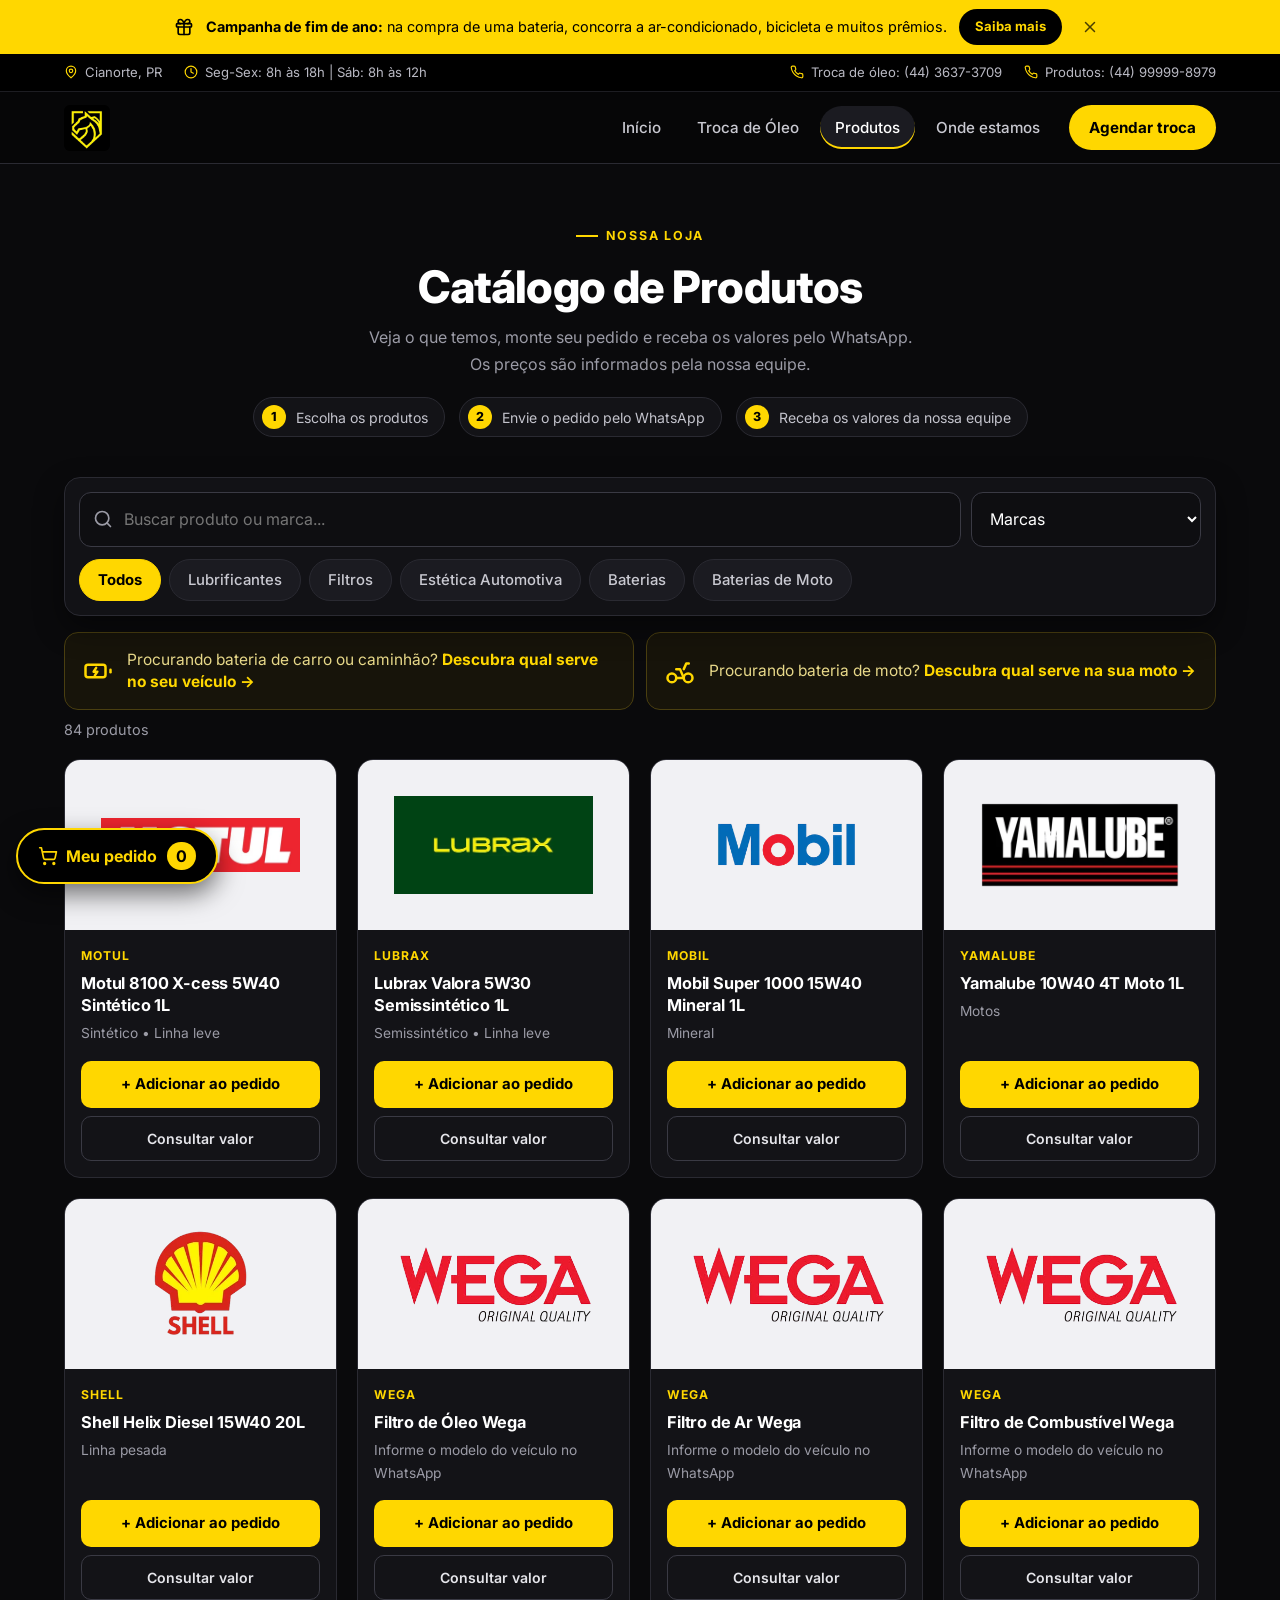
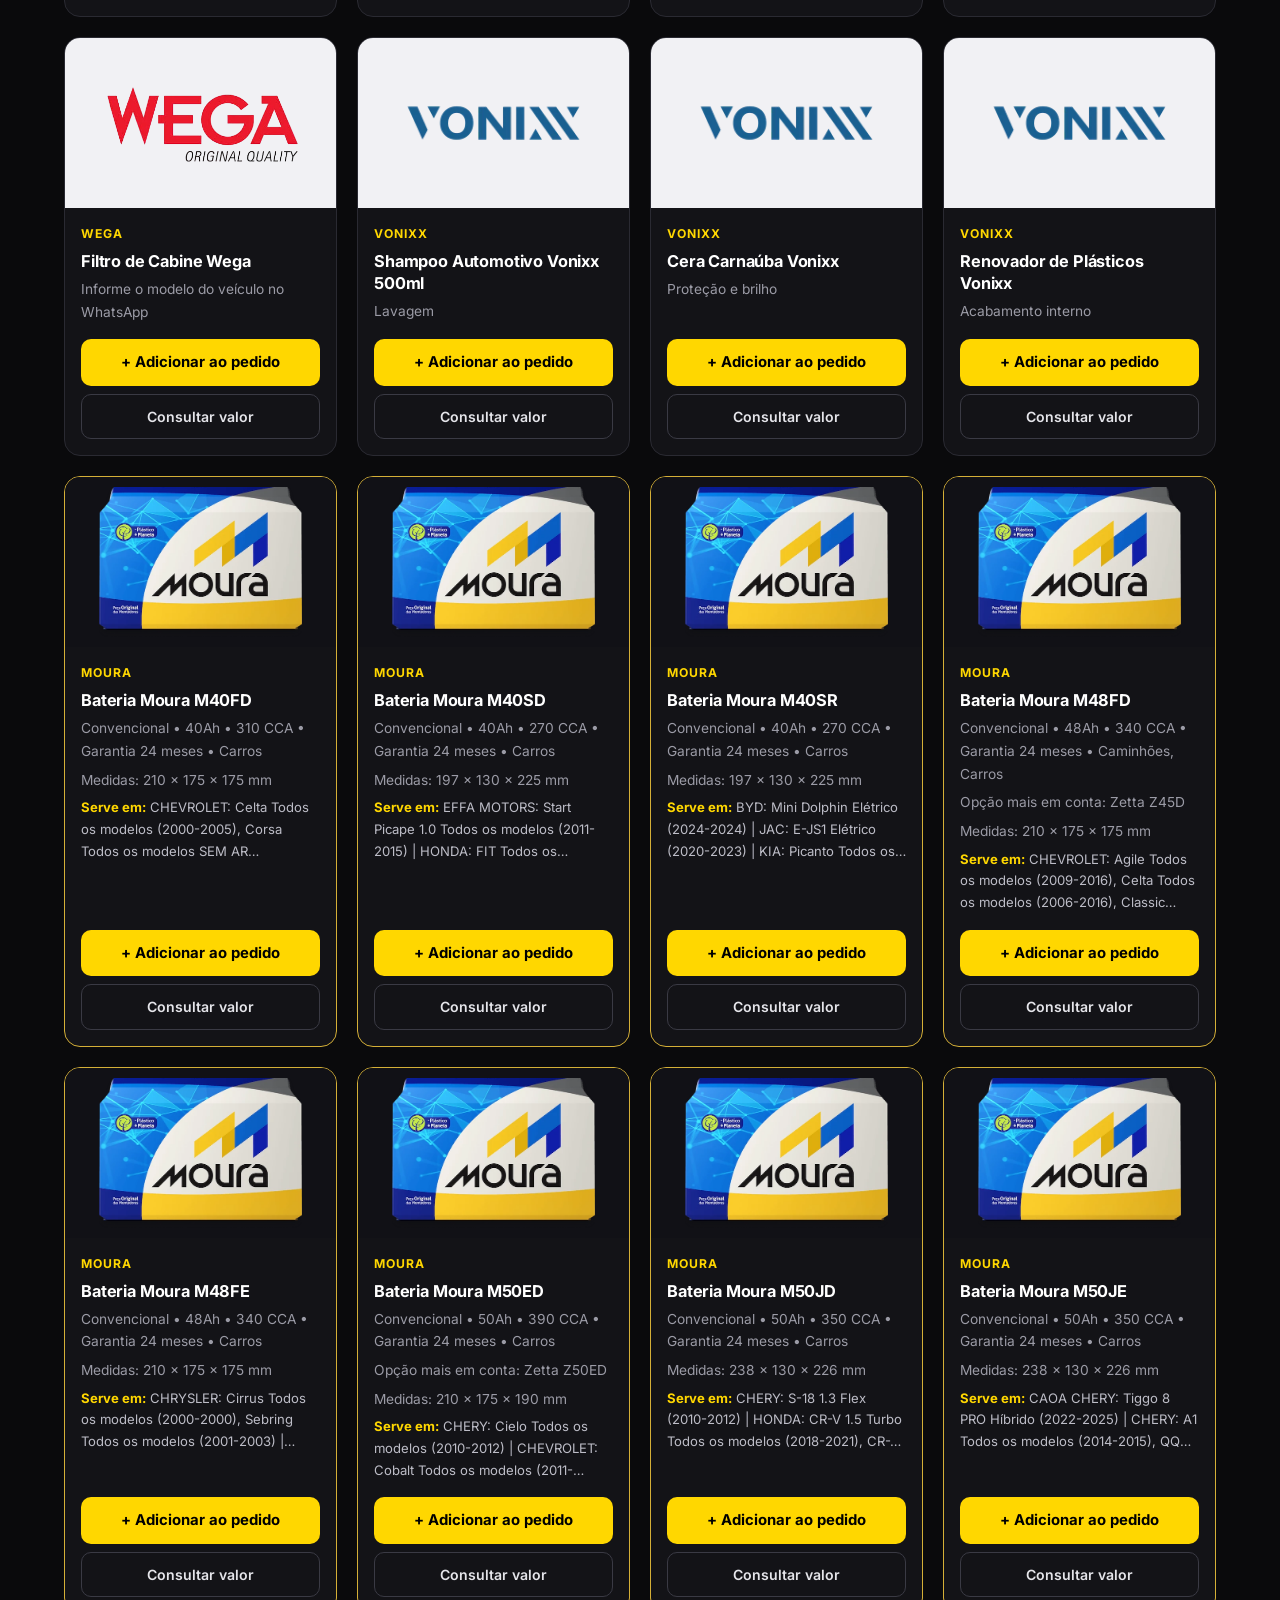
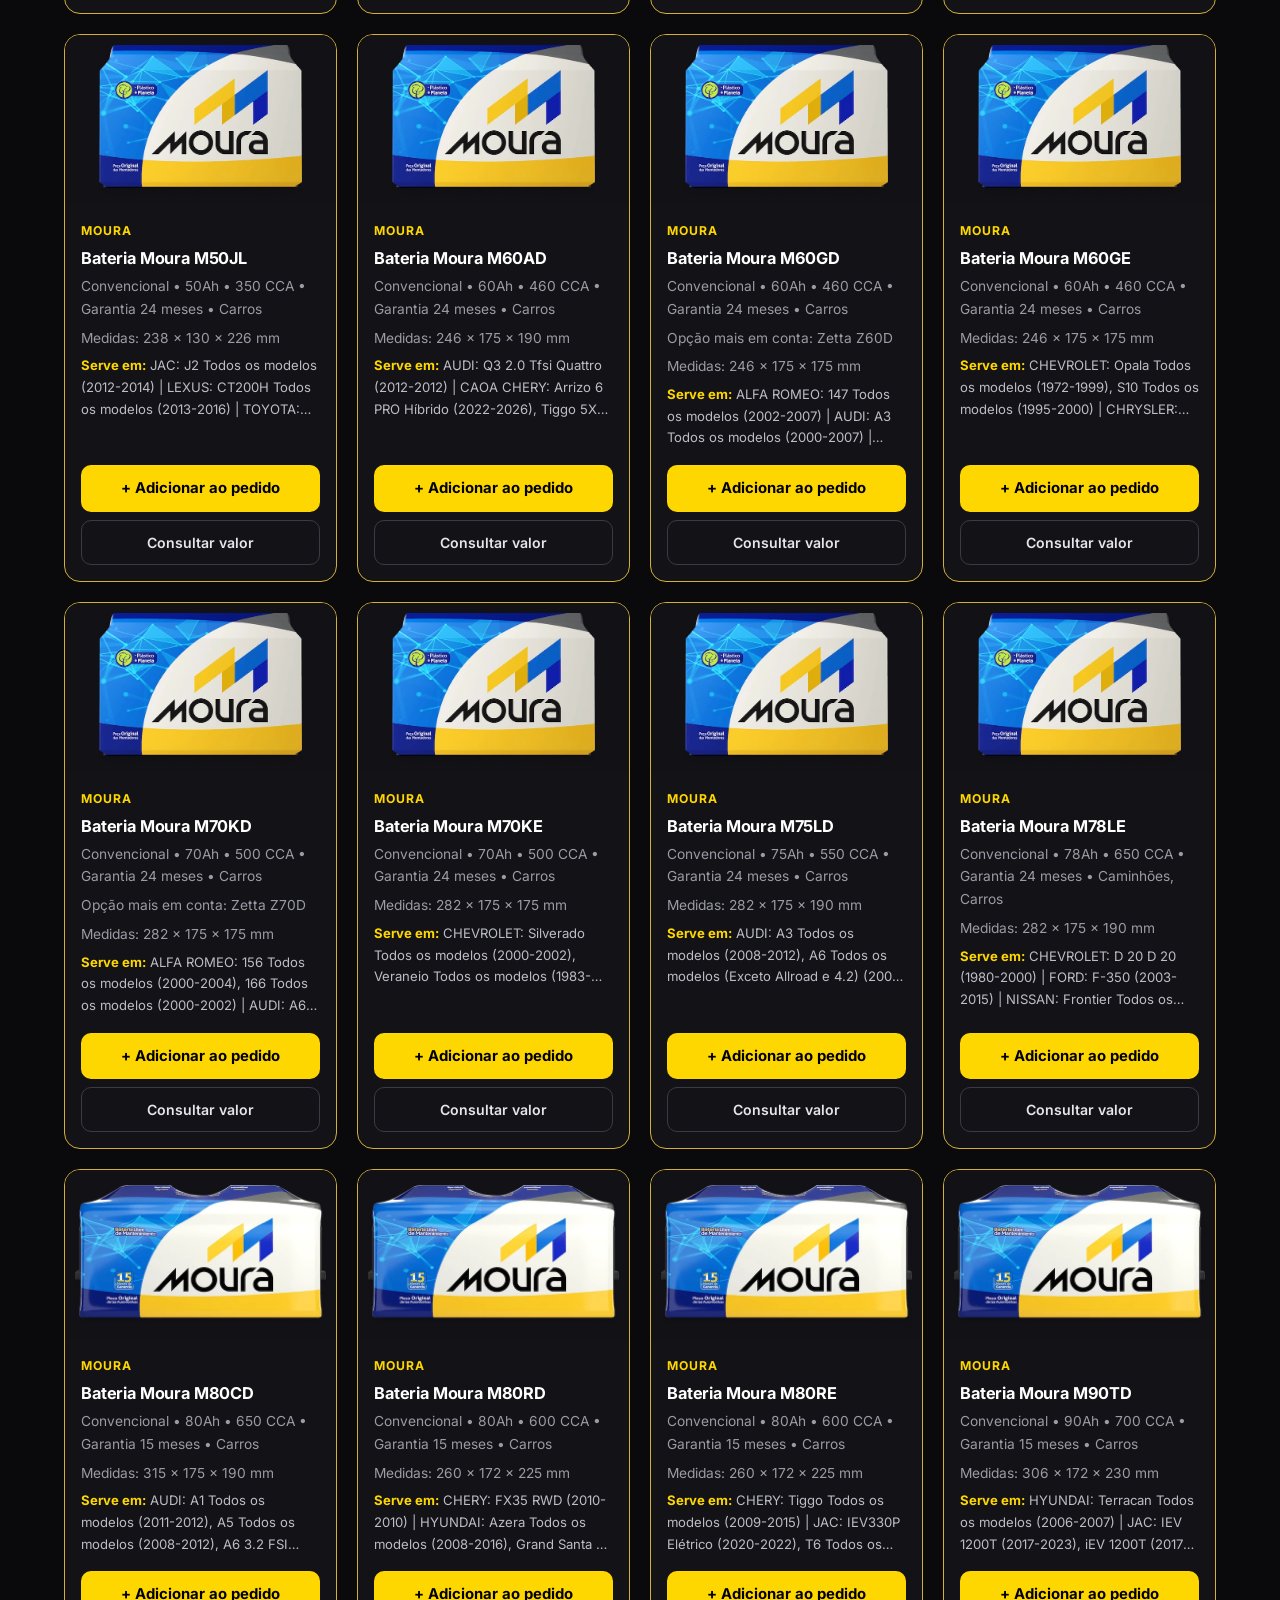
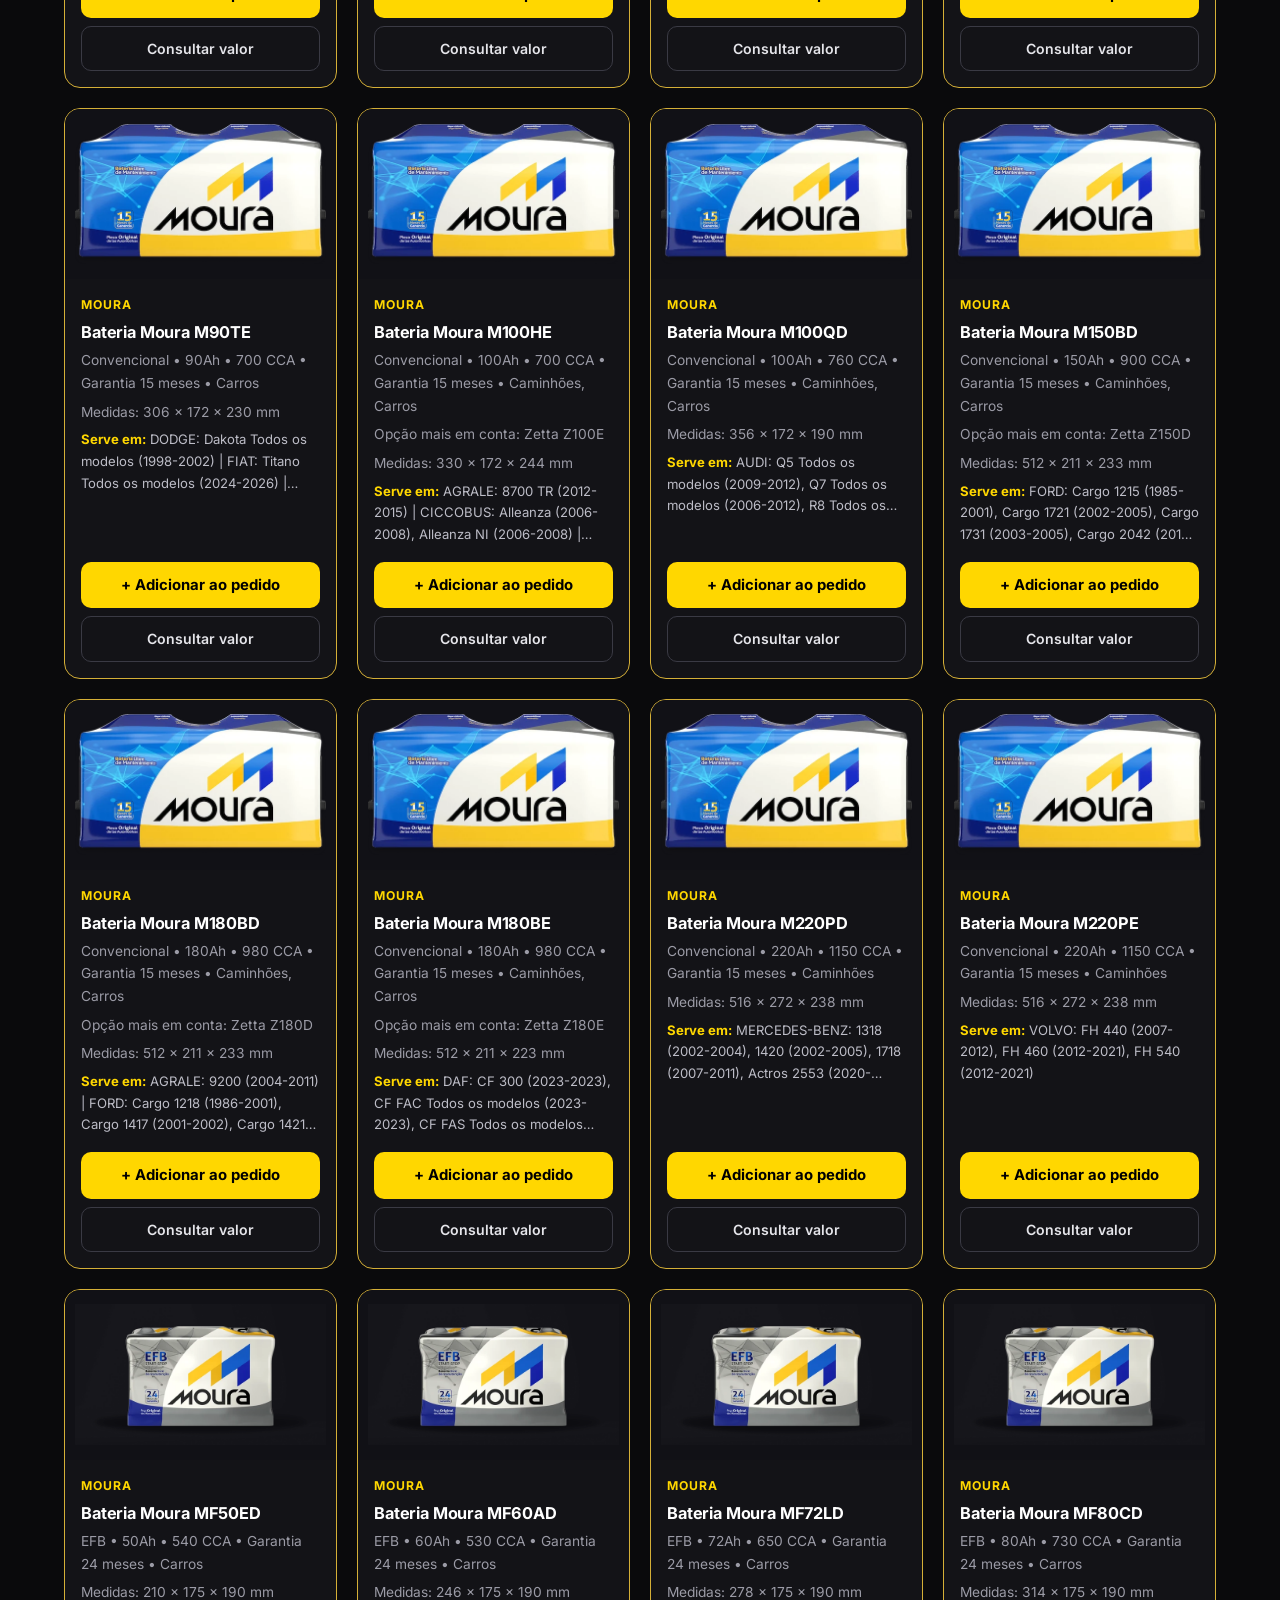
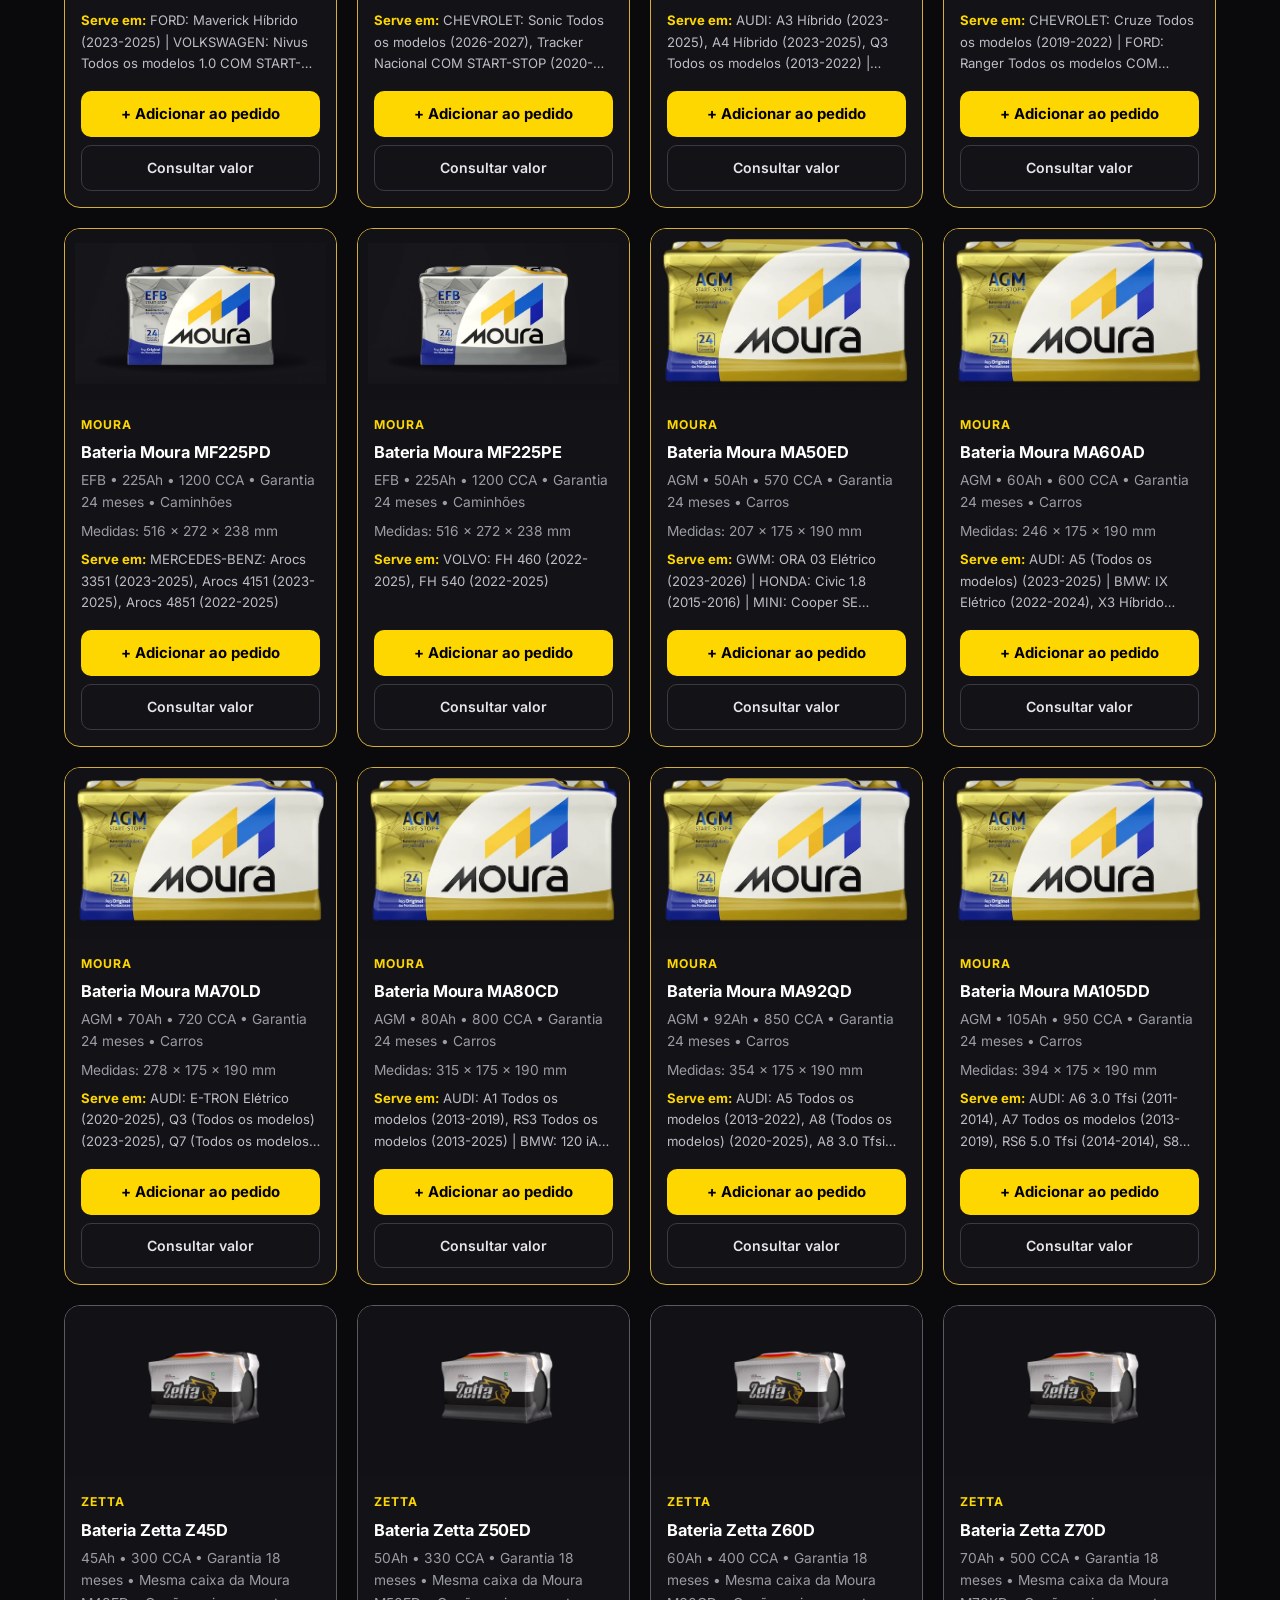
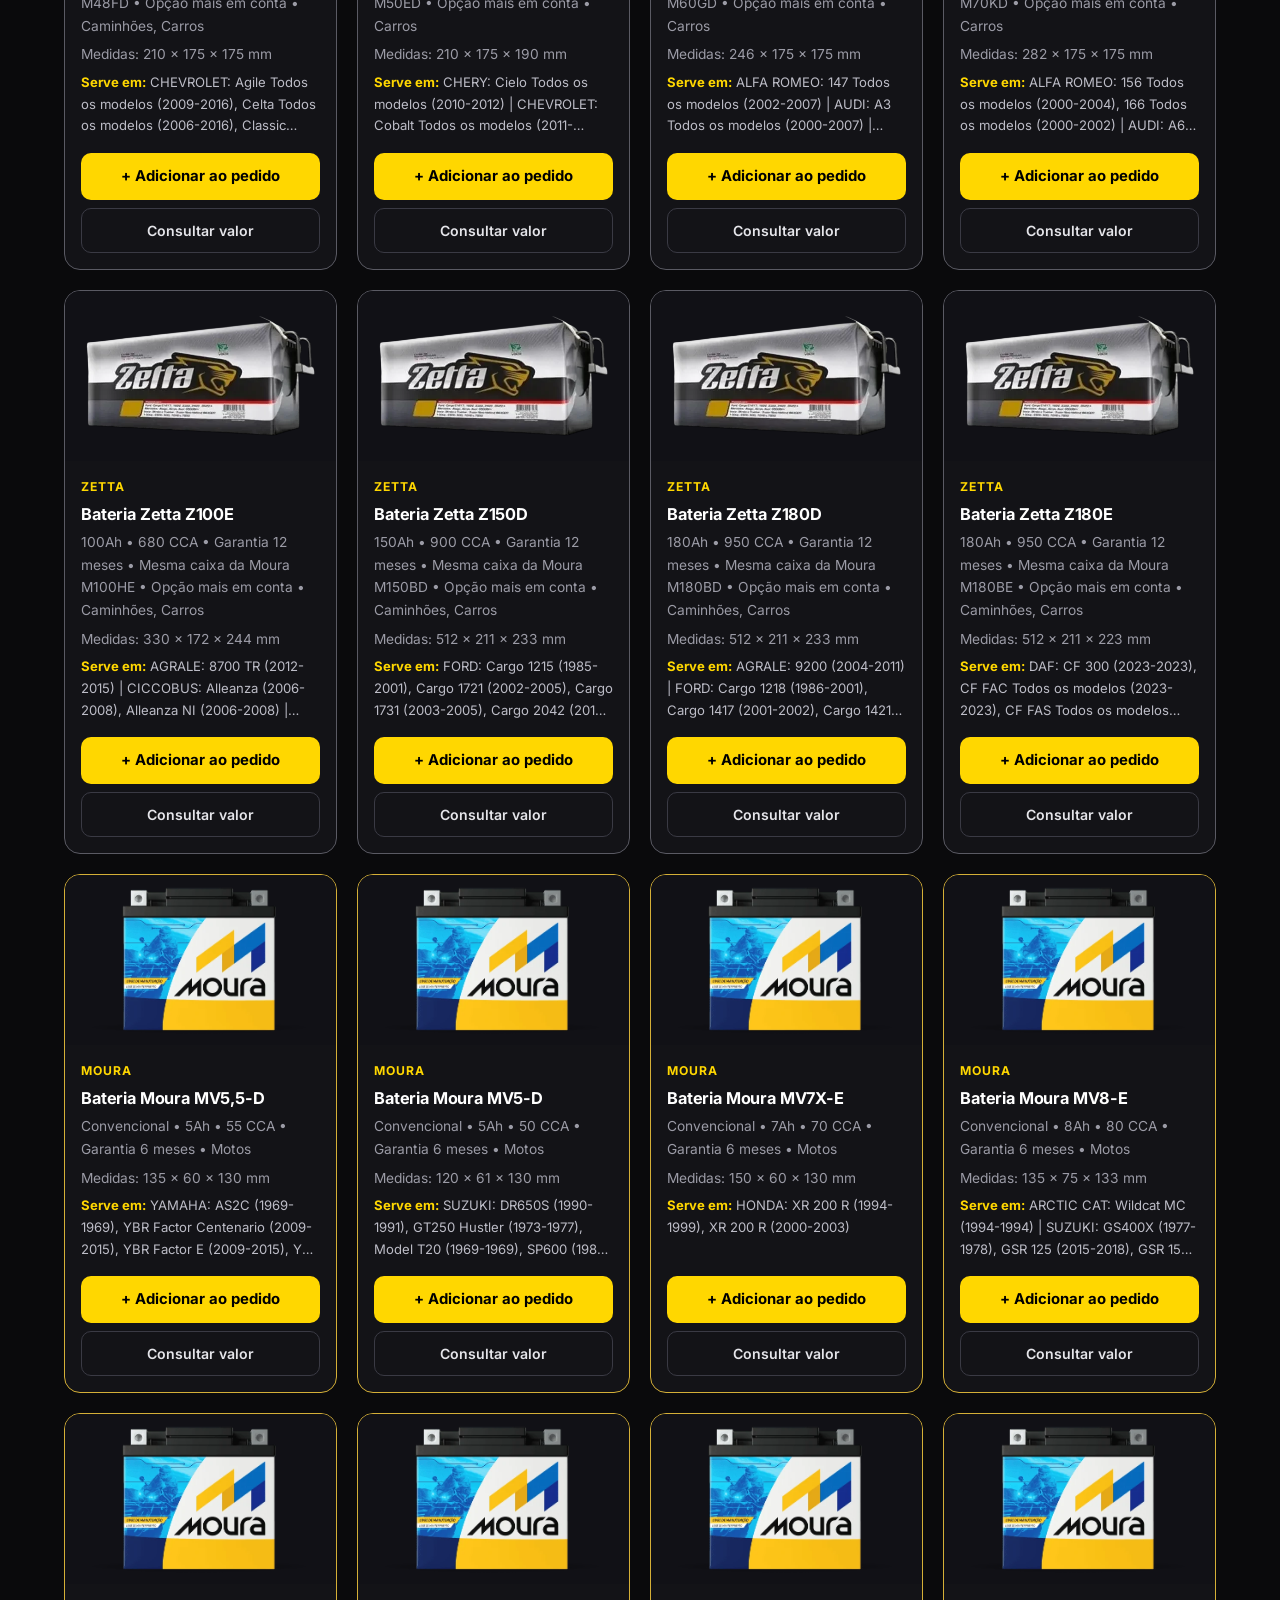
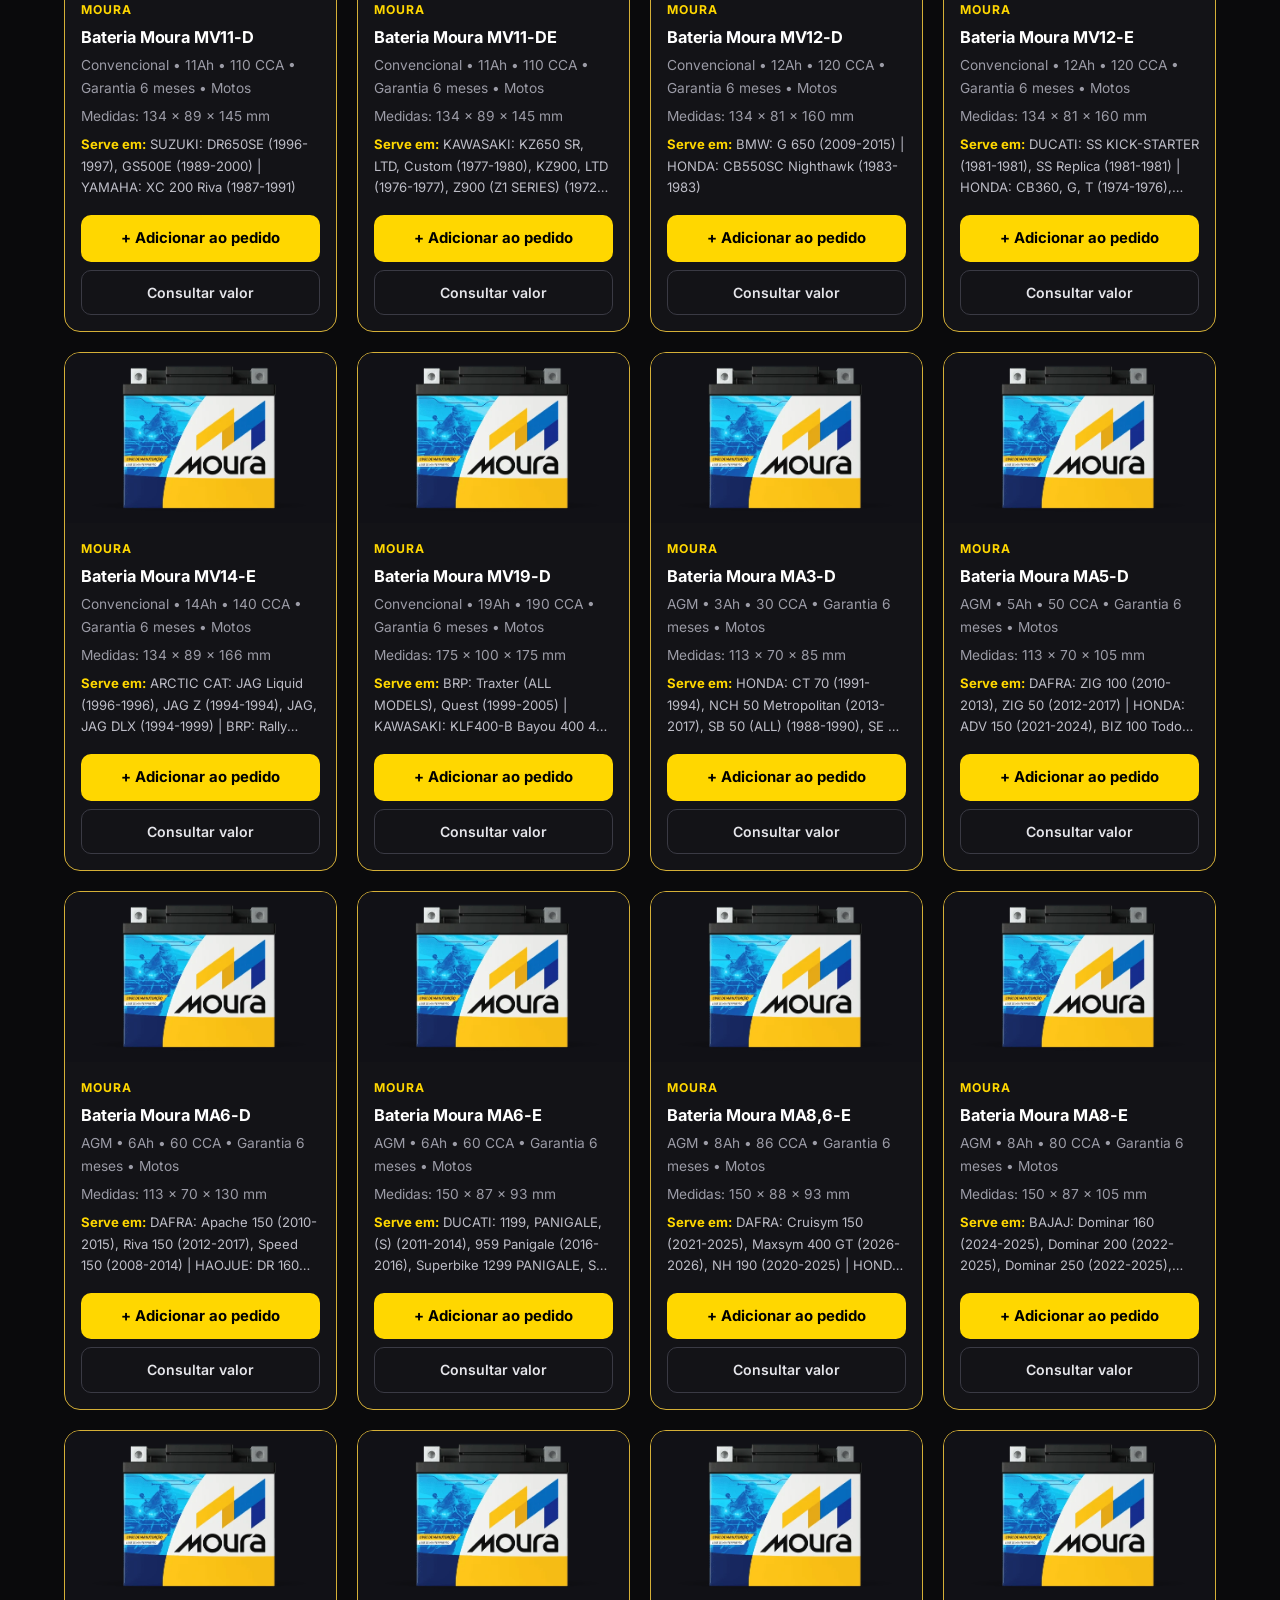
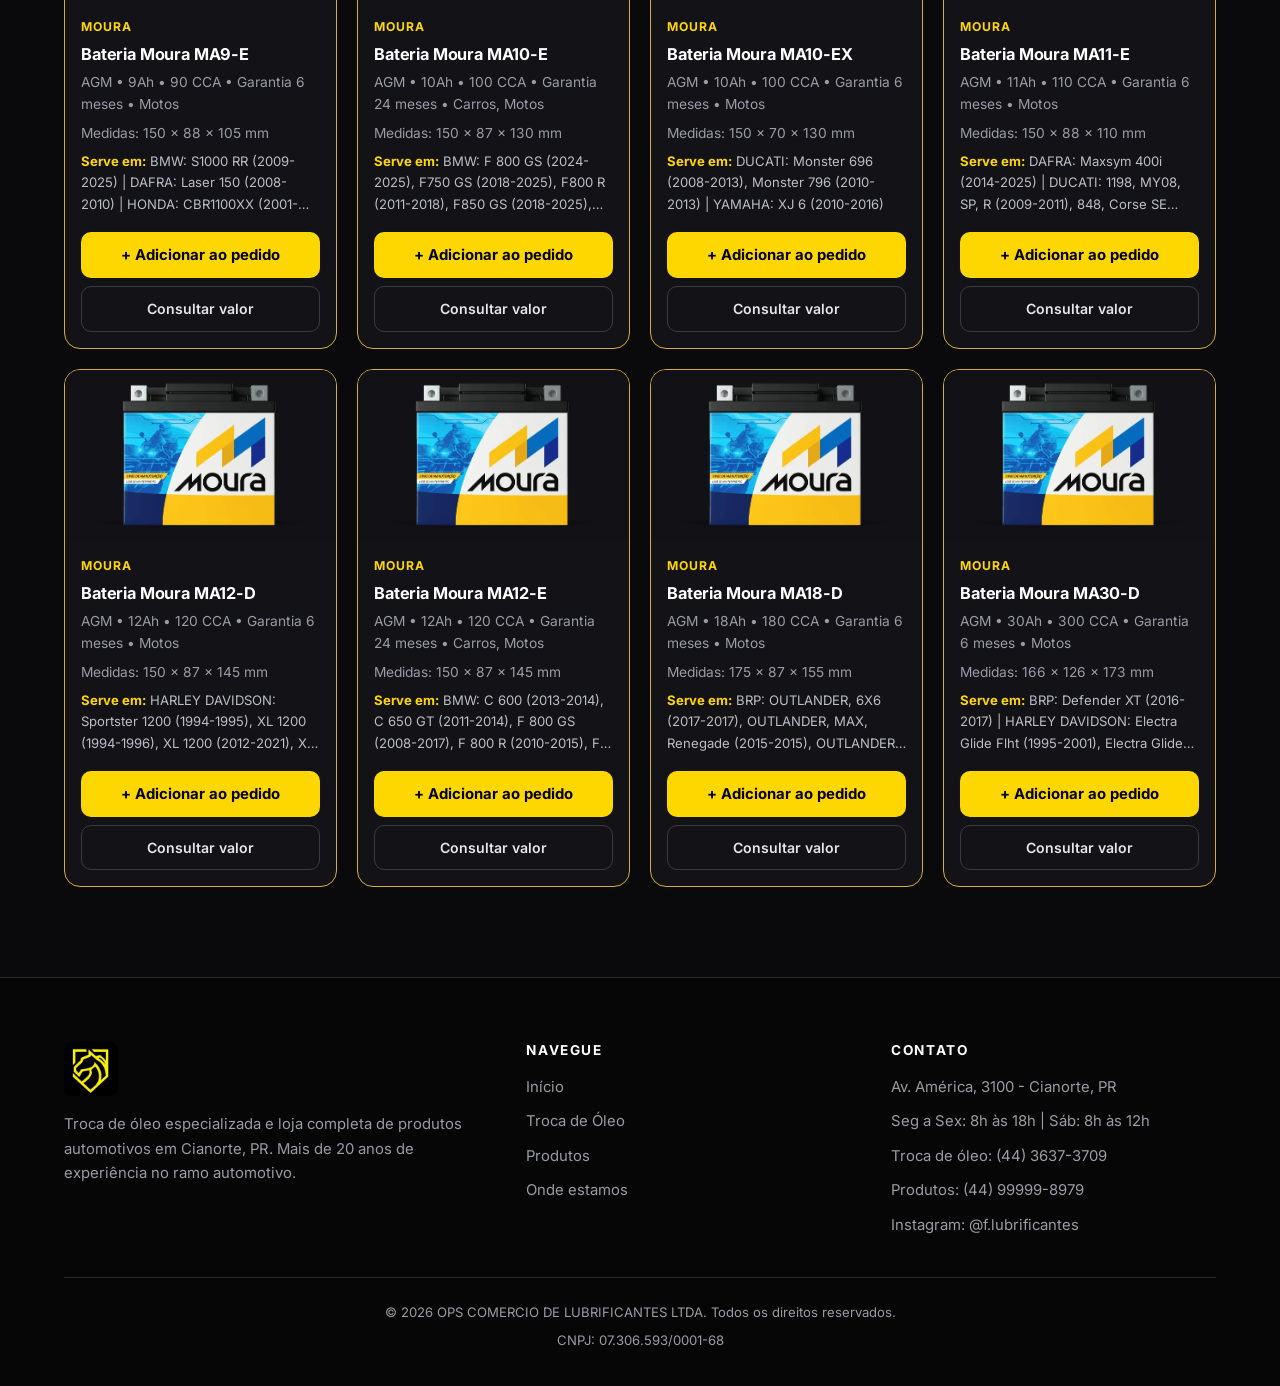
<file: catalogo.html>
<!DOCTYPE html>
<html lang="pt-BR">
<head>
    <meta charset="UTF-8">
    <meta name="viewport" content="width=device-width, initial-scale=1.0">
    <meta name="theme-color" content="#0a0a0c">
    <meta name="description" content="Lubrificantes, filtros, baterias Moura e Zetta e estética automotiva Vonixx em Cianorte-PR. Monte seu pedido e receba os valores pelo WhatsApp.">
    <title>Produtos Automotivos em Cianorte | Ferrari Lubrificantes</title>
        <!-- Pré-visualização ao compartilhar (WhatsApp, Facebook) -->
    <meta property="og:type" content="website">
    <meta property="og:locale" content="pt_BR">
    <meta property="og:site_name" content="Ferrari Lubrificantes">
    <meta property="og:title" content="Produtos Automotivos em Cianorte | Ferrari Lubrificantes">
    <meta property="og:description" content="Lubrificantes, filtros, baterias Moura e Zetta e estética automotiva Vonixx em Cianorte-PR. Monte seu pedido e receba os valores pelo WhatsApp.">
    <meta property="og:url" content="https://ferrarilubrificantes.com.br/catalogo.html">
    <meta property="og:image" content="https://ferrarilubrificantes.com.br/assets/img/vitrine-moura-opt.webp">

    <link rel="icon" type="image/png" href="assets/icons/Logo-SF.PNG">
    <link rel="preconnect" href="https://fonts.googleapis.com">
    <link rel="preconnect" href="https://fonts.gstatic.com" crossorigin>
    <link rel="stylesheet" href="https://fonts.googleapis.com/css2?family=Inter:wght@400;500;600;700;800&display=swap">
    <link rel="stylesheet" href="css/style.css">
    <link rel="stylesheet" href="css/campanha.css">
    <link rel="stylesheet" href="css/catalogo.css">

    <link rel="canonical" href="https://ferrarilubrificantes.com.br/catalogo.html">
    <meta name="twitter:card" content="summary_large_image">
    <script type="application/ld+json">
{
  "@context": "https://schema.org",
  "@type": "BreadcrumbList",
  "itemListElement": [
    {
      "@type": "ListItem",
      "position": 1,
      "name": "Início",
      "item": "https://ferrarilubrificantes.com.br/"
    },
    {
      "@type": "ListItem",
      "position": 2,
      "name": "Produtos",
      "item": "https://ferrarilubrificantes.com.br/catalogo.html"
    }
  ]
}
    </script>
</head>
<body data-pagina="produtos">
    <div class="topbar">
        <div class="container container-topbar">
            <div class="topbar-info">
                <span><svg class="icone" viewBox="0 0 24 24" aria-hidden="true"><path d="M20 10c0 6-8 12-8 12s-8-6-8-12a8 8 0 0 1 16 0z"/><circle cx="12" cy="10" r="3"/></svg> Cianorte, PR</span>
                <span><svg class="icone" viewBox="0 0 24 24" aria-hidden="true"><circle cx="12" cy="12" r="10"/><path d="M12 6v6l4 2"/></svg> Seg-Sex: 8h às 18h | Sáb: 8h às 12h</span>
            </div>
            <div class="topbar-contato">
                <a href="tel:+554436373709"><svg class="icone" viewBox="0 0 24 24" aria-hidden="true"><path d="M22 16.92v3a2 2 0 0 1-2.18 2 19.79 19.79 0 0 1-8.63-3.07 19.5 19.5 0 0 1-6-6 19.79 19.79 0 0 1-3.07-8.67A2 2 0 0 1 4.11 2h3a2 2 0 0 1 2 1.72c.13.96.36 1.9.7 2.81a2 2 0 0 1-.45 2.11L8.09 9.91a16 16 0 0 0 6 6l1.27-1.27a2 2 0 0 1 2.11-.45c.91.34 1.85.57 2.81.7A2 2 0 0 1 22 16.92z"/></svg> Troca de óleo: (44) 3637-3709</a>
                <a href="tel:+5544999998979"><svg class="icone" viewBox="0 0 24 24" aria-hidden="true"><path d="M22 16.92v3a2 2 0 0 1-2.18 2 19.79 19.79 0 0 1-8.63-3.07 19.5 19.5 0 0 1-6-6 19.79 19.79 0 0 1-3.07-8.67A2 2 0 0 1 4.11 2h3a2 2 0 0 1 2 1.72c.13.96.36 1.9.7 2.81a2 2 0 0 1-.45 2.11L8.09 9.91a16 16 0 0 0 6 6l1.27-1.27a2 2 0 0 1 2.11-.45c.91.34 1.85.57 2.81.7A2 2 0 0 1 22 16.92z"/></svg> Produtos: (44) 99999-8979</a>
            </div>
        </div>
    </div>
        <header id="cabecalho">
        <div class="container-header">
            <a href="index.html" aria-label="Ferrari Lubrificantes, página inicial"><img src="assets/icons/logo-empresa.jpg" alt="Ferrari Lubrificantes" class="logo" width="46" height="46"></a>
            <button class="menu-toggle" id="menu-toggle" type="button" aria-expanded="false" aria-controls="menu-principal" aria-label="Abrir menu"><svg class="icone icone-abrir" viewBox="0 0 24 24" aria-hidden="true"><path d="M4 6h16"/><path d="M4 12h16"/><path d="M4 18h16"/></svg><svg class="icone icone-fechar" viewBox="0 0 24 24" aria-hidden="true"><path d="M18 6 6 18"/><path d="m6 6 12 12"/></svg></button>
            <nav class="menu-navegacao" id="menu-principal" aria-label="Menu principal">
                <ul>
                    <li><a href="index.html">Início</a></li>
                    <li><a href="troca-de-oleo.html">Troca de Óleo</a></li>
                    <li><a href="catalogo.html" aria-current="page">Produtos</a></li>
                    <li><a href="index.html#localizacao">Onde estamos</a></li>
                    <li><a href="troca-de-oleo.html#orcamento" class="btn-header-destaque">Agendar troca</a></li>
                </ul>
            </nav>
        </div>
    </header>

    <main class="container">
        <section class="cat-topo">
            <span class="eyebrow">Nossa loja</span>
            <h1>Catálogo de Produtos</h1>
            <p class="cat-sub">Veja o que temos, monte seu pedido e receba os valores pelo WhatsApp. Os preços são informados pela nossa equipe.</p>
            <ol class="cat-passos">
                <li>Escolha os produtos</li>
                <li>Envie o pedido pelo WhatsApp</li>
                <li>Receba os valores da nossa equipe</li>
            </ol>
        </section>

        <div class="cat-barra">
            <div class="cat-ferramentas">
                <label class="cat-busca-wrap"><svg class="icone" viewBox="0 0 24 24" aria-hidden="true"><circle cx="11" cy="11" r="8"/><path d="m21 21-4.3-4.3"/></svg><input type="search" id="cat-busca" placeholder="Buscar produto ou marca..." aria-label="Buscar produto"></label>
                <select id="cat-marca" aria-label="Filtrar por marca"></select>
            </div>
            <div class="cat-abas" id="cat-abas" role="tablist" aria-label="Categorias"></div>
        </div>

        <!-- Atalho: aparece só na aba "Todos" -->
        <div class="cat-cta-box" id="cat-cta">
            <button class="cat-cta" type="button" data-cat="baterias"><svg class="icone" viewBox="0 0 24 24" aria-hidden="true"><rect x="2" y="7" width="16" height="10" rx="2"/><path d="M22 11v2"/><path d="m10.5 9.5-2 3h3l-2 3"/></svg><span>Procurando bateria de carro ou caminhão? <strong>Descubra qual serve no seu veículo →</strong></span></button>
            <button class="cat-cta" type="button" data-cat="baterias_moto"><svg class="icone" viewBox="0 0 24 24" aria-hidden="true"><circle cx="5.5" cy="17.5" r="3.5"/><circle cx="18.5" cy="17.5" r="3.5"/><path d="M9 17.5h6l-3-7H9"/><path d="m15 10.5 2-4.5h2"/></svg><span>Procurando bateria de moto? <strong>Descubra qual serve na sua moto →</strong></span></button>
        </div>

        <!-- Bloco de baterias: aparece só na aba "Baterias", acima dos itens -->
        <div id="bloco-bateria" hidden>
            <div class="camp-mini" data-campanha><svg class="icone" viewBox="0 0 24 24" aria-hidden="true"><rect x="3" y="8" width="18" height="4" rx="1"/><path d="M12 8v13"/><path d="M19 12v7a2 2 0 0 1-2 2H7a2 2 0 0 1-2-2v-7"/><path d="M7.5 8a2.5 2.5 0 0 1 0-5A4.8 8 0 0 1 12 8a4.8 8 0 0 1 4.5-5 2.5 2.5 0 0 1 0 5"/></svg><span><strong>Campanha de fim de ano:</strong> na compra de uma bateria você concorre a ar-condicionado, bicicleta e muitos prêmios. <a href="#" data-camp-abrir>Saiba mais</a></span></div>
            <p class="cat-aviso-estoque"><svg class="icone" viewBox="0 0 24 24" aria-hidden="true"><path d="M21 8a2 2 0 0 0-1-1.73l-7-4a2 2 0 0 0-2 0l-7 4A2 2 0 0 0 3 8v8a2 2 0 0 0 1 1.73l7 4a2 2 0 0 0 2 0l7-4A2 2 0 0 0 21 16z"/><path d="M3.3 7 12 12l8.7-5"/><path d="M12 22V12"/></svg><span><strong>Prazo:</strong> trabalhamos com estoque das baterias, mas se algum modelo estiver em falta na semana, fazemos a encomenda e ele chega em <strong>1 a 2 semanas</strong>.</span></p>
            <section class="f-box">
                <h2 id="f-titulo"><svg class="icone" viewBox="0 0 24 24" aria-hidden="true"><rect x="2" y="7" width="16" height="10" rx="2"/><path d="M22 11v2"/><path d="m10.5 9.5-2 3h3l-2 3"/></svg> Qual bateria serve no seu veículo?</h2>
                <input type="search" id="f-busca" class="f-input" autocomplete="off" placeholder="Digite o veículo. Ex.: Gol 2015, Onix, CG 160, Hilux" aria-label="Digite o seu veículo">
                <div id="f-sugestoes"></div>
                <div id="f-resultado"></div>
            </section>
        </div>
        <p class="cat-contagem" id="cat-contagem"></p>
        <div class="cat-grid" id="cat-grid"></div>
    </main>

    <!-- CARRINHO -->
    <button class="cart-fab" id="cart-fab"><svg class="icone" viewBox="0 0 24 24" aria-hidden="true"><circle cx="8" cy="21" r="1"/><circle cx="19" cy="21" r="1"/><path d="M2.05 2.05h2l2.66 12.42a2 2 0 0 0 2 1.58h9.78a2 2 0 0 0 1.95-1.57l1.65-7.43H5.12"/></svg> Meu pedido <span id="cart-total">0</span></button>
    <div class="cart-fundo" id="cart-fundo"></div>
    <aside class="cart-painel" aria-label="Meu pedido" role="dialog">
        <div class="cart-cab"><h2>Meu pedido</h2><button class="cart-fechar" id="cart-fechar" aria-label="Fechar">×</button></div>
        <div class="cart-lista" id="cart-lista"></div>
        <div class="cart-rodape">
            <input type="text" id="cart-nome" placeholder="Seu nome (opcional)">
            <input type="text" id="cart-veiculo" placeholder="Veículo/modelo/ano (opcional)">
            <button class="cart-enviar" id="cart-enviar" type="button">Enviar para o WhatsApp</button>
            <button class="cart-limpar" id="cart-limpar">Limpar pedido</button>
            <p class="cart-aviso">Os valores serão informados pela nossa equipe no WhatsApp. Baterias em falta na semana são encomendadas, com prazo de 1 a 2 semanas.</p>
        </div>
    </aside>

    <footer>
        <div class="container">
            <div class="rodape-grade">
                <div class="rodape-marca">
                    <img src="assets/icons/logo-empresa.jpg" alt="Ferrari Lubrificantes" width="54" height="54" loading="lazy">
                    <p>Troca de óleo especializada e loja completa de produtos automotivos em Cianorte, PR. Mais de 20 anos de experiência no ramo automotivo.</p>
                </div>
                <div>
                    <h4>Navegue</h4>
                    <ul>
                        <li><a href="index.html">Início</a></li>
                        <li><a href="troca-de-oleo.html">Troca de Óleo</a></li>
                        <li><a href="catalogo.html">Produtos</a></li>
                        <li><a href="index.html#localizacao">Onde estamos</a></li>
                    </ul>
                </div>
                <div>
                    <h4>Contato</h4>
                    <ul>
                        <li>Av. América, 3100 - Cianorte, PR</li>
                        <li>Seg a Sex: 8h às 18h | Sáb: 8h às 12h</li>
                        <li><a href="tel:+554436373709">Troca de óleo: (44) 3637-3709</a></li>
                        <li><a href="tel:+5544999998979">Produtos: (44) 99999-8979</a></li>
                        <li><a href="https://www.instagram.com/f.lubrificantes/" target="_blank" rel="noopener">Instagram: @f.lubrificantes</a></li>
                    </ul>
                </div>
            </div>
            <div class="rodape-fim">
                <p>&copy; 2026 OPS COMERCIO DE LUBRIFICANTES LTDA. Todos os direitos reservados.</p>
                <p>CNPJ: 07.306.593/0001-68</p>
            </div>
        </div>
    </footer>

    <script src="js/site.js"></script>
    <script src="data/produtos.js"></script>
    <script src="data/baterias.js"></script>
    <script src="data/fotos.js"></script>
    <script src="js/catalogo.js"></script>
    <script src="js/campanha.js" defer></script>
</body>
</html>
</file>
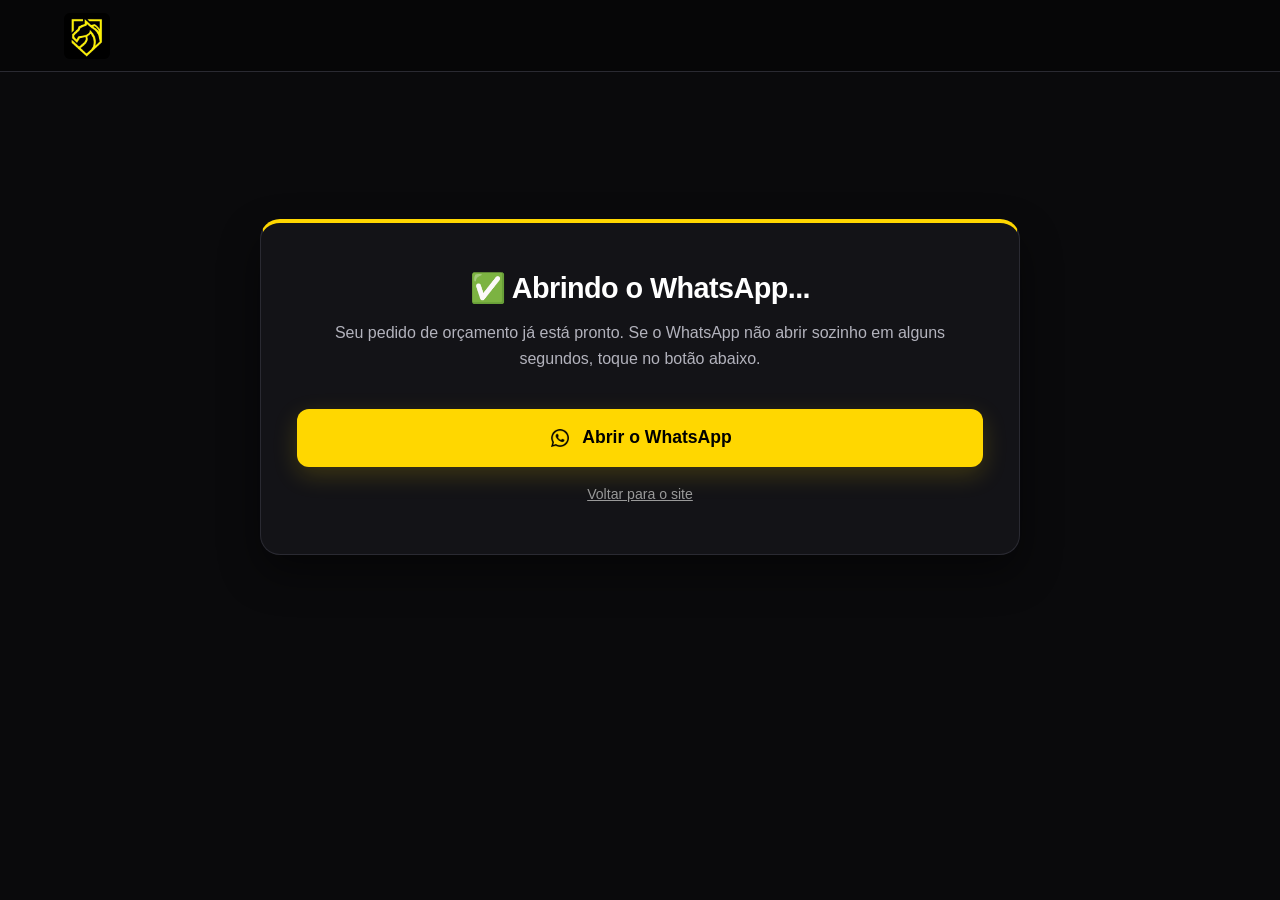
<file: obrigado-orcamento.html>
<!DOCTYPE html>
<html lang="pt-BR">
<head>
    <meta charset="UTF-8">
    <meta name="viewport" content="width=device-width, initial-scale=1.0">
    <!-- Página de conversão do Google Ads: não deve aparecer no Google -->
    <meta name="robots" content="noindex, nofollow">
    <title>Orçamento enviado | Ferrari Lubrificantes</title>
    <link rel="icon" type="image/png" href="assets/icons/Logo-SF.PNG">
    <link rel="stylesheet" href="css/style.css">

    <!-- COLE AQUI a tag do Google (gtag.js) que o Google Ads fornece -->

    <style>
        .obrigado { min-height: 70vh; display: flex; align-items: center; padding: 50px 0; }
        .obrigado .cta-box h1 { font-size: 1.8rem; }
    </style>
</head>
<body>
    <header id="cabecalho">
        <div class="container-header">
            <a href="index.html"><img src="assets/icons/logo-empresa.jpg" alt="Logo da Empresa" class="logo"></a>
        </div>
    </header>

    <main class="obrigado">
        <div class="container">
            <div class="cta-box">
                <h1>✅ Abrindo o WhatsApp...</h1>
                <p>Seu pedido de orçamento já está pronto. Se o WhatsApp não abrir sozinho em alguns segundos, toque no botão abaixo.</p>
                <a id="btn-zap" class="btn-whatsapp-grande" href="https://wa.me/554436373709" style="text-decoration: none;">
                    <img src="assets/icons/icone-whatsapp.png" alt=""> Abrir o WhatsApp
                </a>
                <a href="index.html" class="cta-microcopy" style="color: #999;">Voltar para o site</a>
            </div>
        </div>
    </main>

    <script>
        // A mensagem montada no formulário (js/main.js) vem guardada no sessionStorage.
        var url = null;
        try { url = sessionStorage.getItem("orcamento_whatsapp"); } catch (e) {}
        if (url) {
            document.getElementById("btn-zap").href = url;
            // espera um pouco para a tag do Google registrar a conversão antes de sair da página
            setTimeout(function () { location.href = url; }, 1500);
        }
    </script>
</body>
</html>
</file>
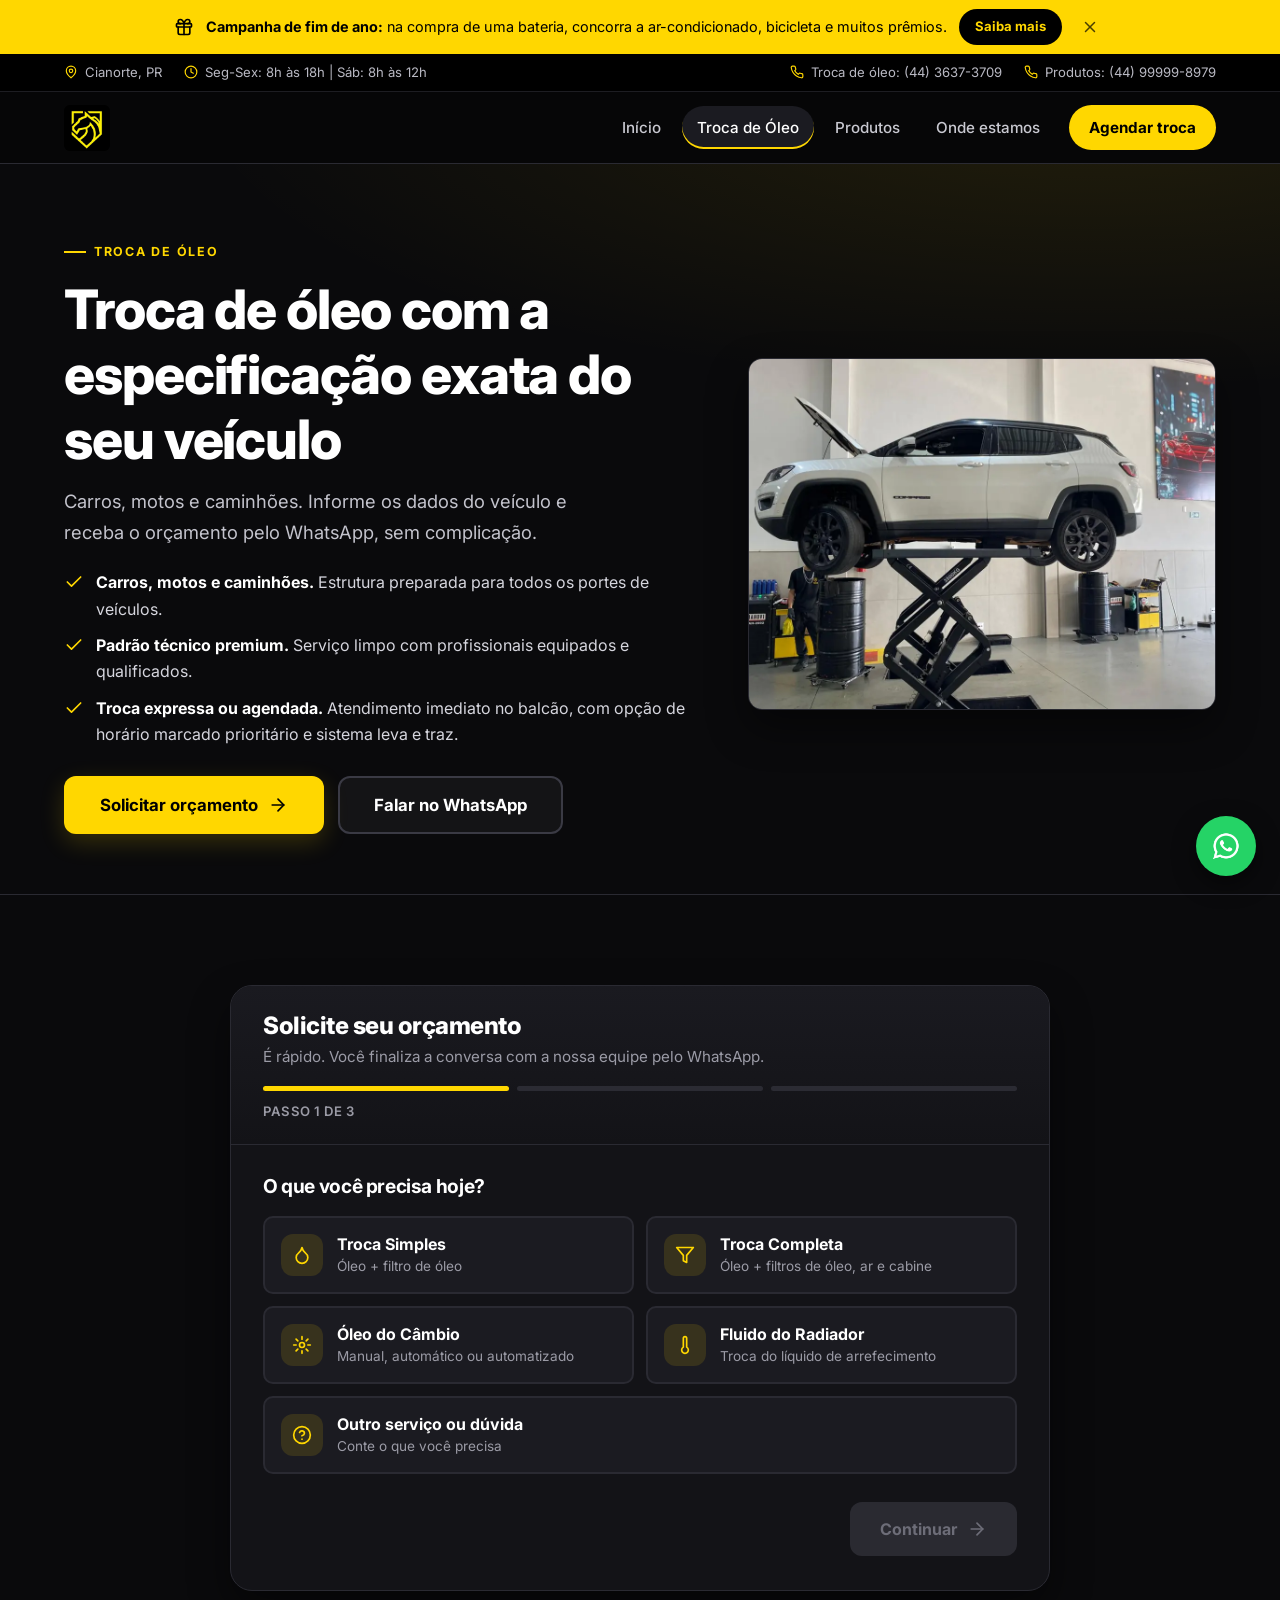
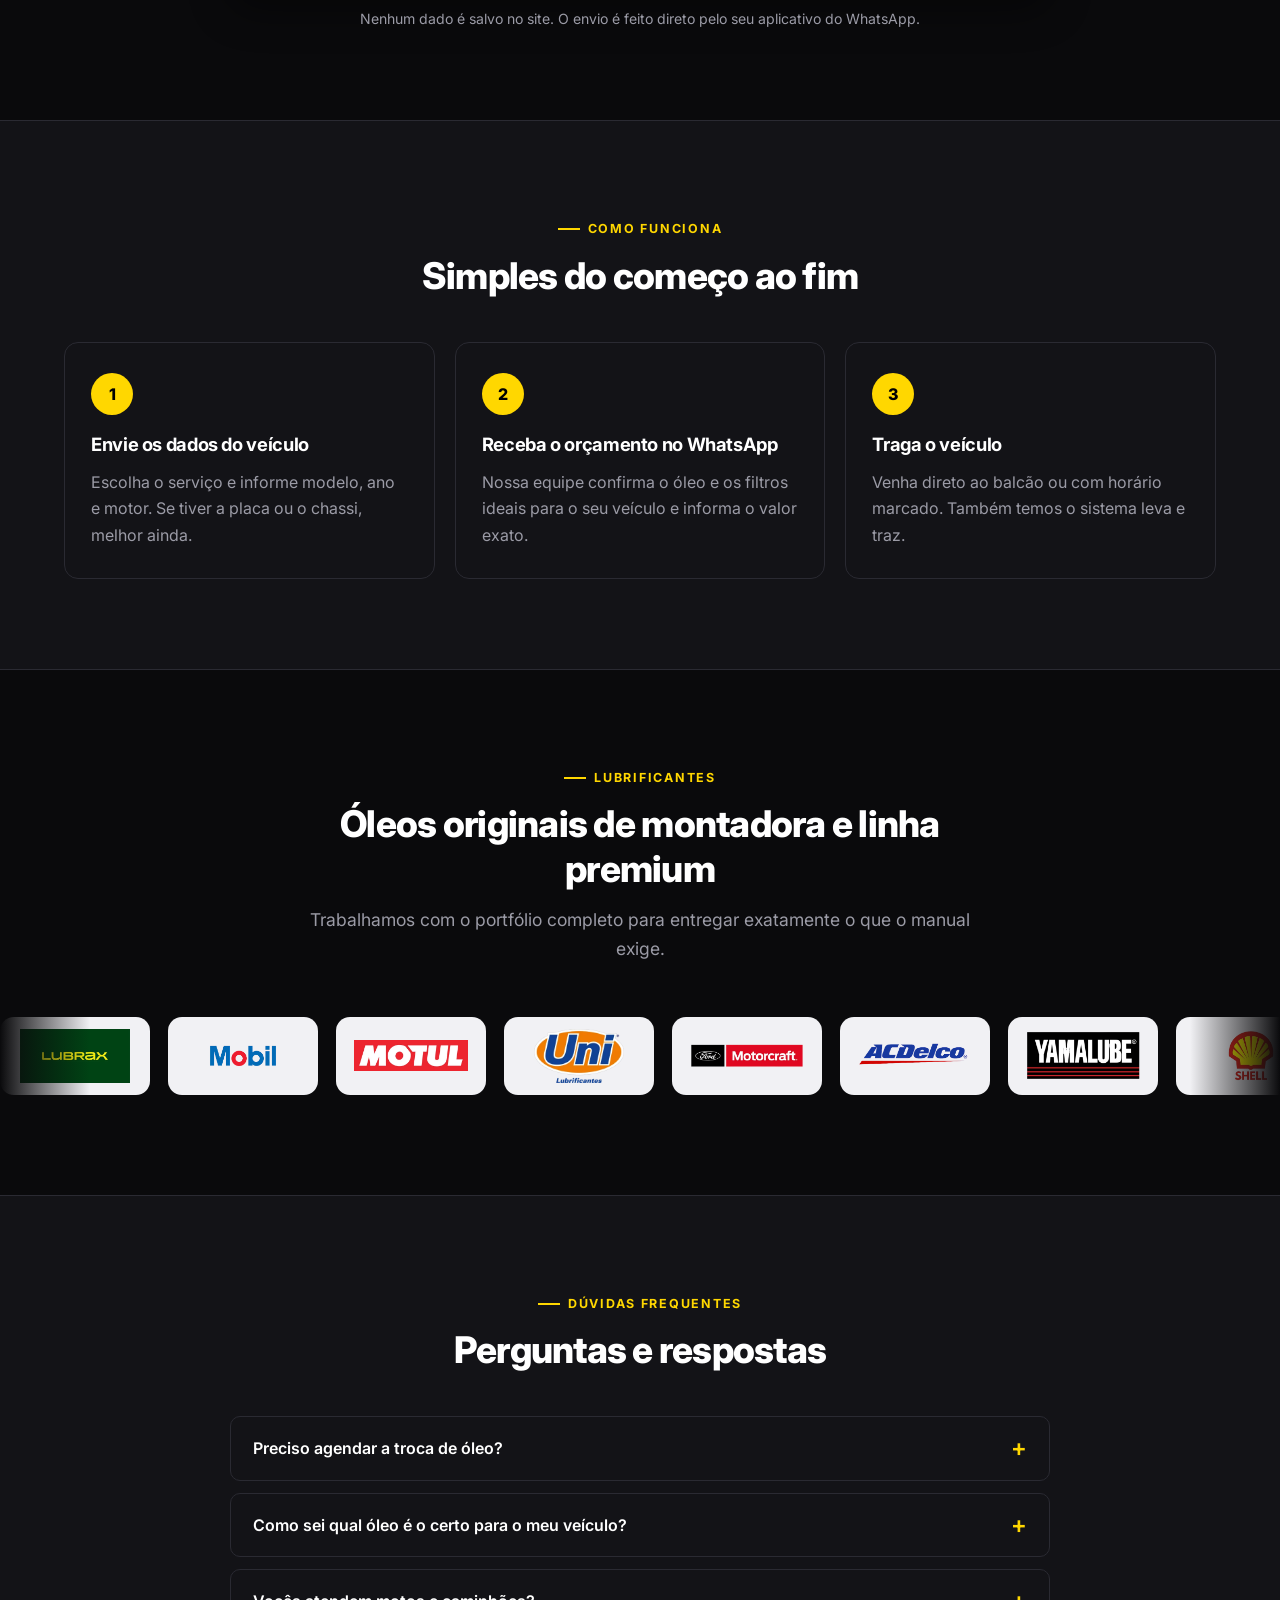
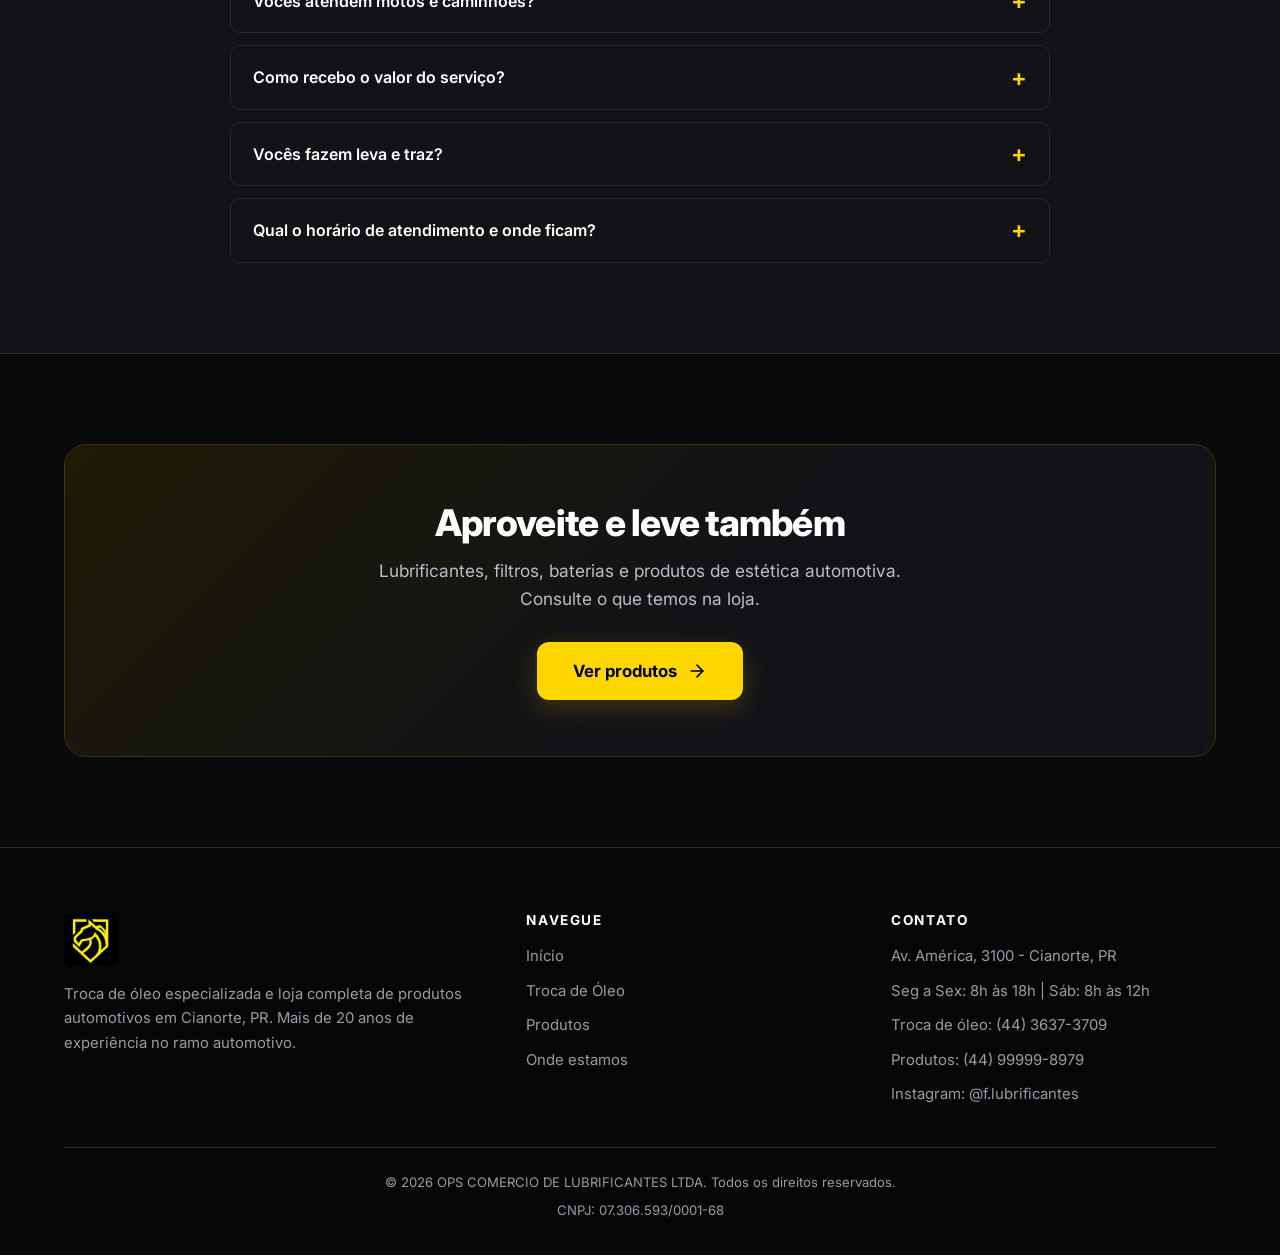
<file: troca-de-oleo.html>
<!DOCTYPE html>
<html lang="pt-BR">
<head>
    <meta charset="UTF-8">
    <meta name="viewport" content="width=device-width, initial-scale=1.0">
    <title>Troca de Óleo em Cianorte-PR | Ferrari Lubrificantes</title>
    <meta name="description" content="Troca de óleo para carros, motos e caminhões em Cianorte-PR. Informe os dados do veículo e receba o orçamento pelo WhatsApp. Atendimento no balcão ou com horário marcado.">
    <meta name="theme-color" content="#0a0a0c">

    <!-- Pré-visualização ao compartilhar (WhatsApp, Facebook) -->
    <meta property="og:type" content="website">
    <meta property="og:locale" content="pt_BR">
    <meta property="og:site_name" content="Ferrari Lubrificantes">
    <meta property="og:title" content="Troca de Óleo em Cianorte-PR | Ferrari Lubrificantes">
    <meta property="og:description" content="Troca de óleo para carros, motos e caminhões em Cianorte-PR. Informe os dados do veículo e receba o orçamento pelo WhatsApp. Atendimento no balcão ou com horário marcado.">
    <meta property="og:url" content="https://ferrarilubrificantes.com.br/troca-de-oleo.html">
    <meta property="og:image" content="https://ferrarilubrificantes.com.br/assets/img/servico-elevador-opt.webp">

    <link rel="icon" type="image/png" href="assets/icons/Logo-SF.PNG">
    <link rel="preconnect" href="https://fonts.googleapis.com">
    <link rel="preconnect" href="https://fonts.gstatic.com" crossorigin>
    <link rel="stylesheet" href="https://fonts.googleapis.com/css2?family=Inter:wght@400;500;600;700;800&display=swap">
    <link rel="stylesheet" href="css/style.css">
    <link rel="stylesheet" href="css/campanha.css">

    <link rel="canonical" href="https://ferrarilubrificantes.com.br/troca-de-oleo.html">
    <meta name="twitter:card" content="summary_large_image">
    <script type="application/ld+json">
{
  "@context": "https://schema.org",
  "@type": "Service",
  "serviceType": "Troca de óleo",
  "name": "Troca de óleo para carros, motos e caminhões",
  "description": "Troca de óleo, filtros, óleo de câmbio e fluido do radiador, com o lubrificante na especificação exata do manual do veículo. Atendimento no balcão ou com horário marcado.",
  "provider": {
    "@id": "https://ferrarilubrificantes.com.br/#negocio",
    "@type": "AutoRepair",
    "name": "Ferrari Lubrificantes",
    "url": "https://ferrarilubrificantes.com.br/"
  },
  "areaServed": {
    "@type": "City",
    "name": "Cianorte"
  }
}
    </script>
    <script type="application/ld+json">
{
  "@context": "https://schema.org",
  "@type": "FAQPage",
  "mainEntity": [
    {
      "@type": "Question",
      "name": "Preciso agendar a troca de óleo?",
      "acceptedAnswer": {
        "@type": "Answer",
        "text": "Não é obrigatório. Atendemos no balcão quem tem pressa e também temos a opção de horário marcado prioritário. Para agendar, é só solicitar o orçamento no formulário acima."
      }
    },
    {
      "@type": "Question",
      "name": "Como sei qual óleo é o certo para o meu veículo?",
      "acceptedAnswer": {
        "@type": "Answer",
        "text": "Trabalhamos com a especificação exata do manual do fabricante. Informe modelo, ano, motor e combustível (ou a placa/chassi) e a nossa equipe indica o lubrificante correto."
      }
    },
    {
      "@type": "Question",
      "name": "Vocês atendem motos e caminhões?",
      "acceptedAnswer": {
        "@type": "Answer",
        "text": "Sim. Atendemos carros, motos e caminhões, tanto linha leve quanto linha pesada."
      }
    },
    {
      "@type": "Question",
      "name": "Como recebo o valor do serviço?",
      "acceptedAnswer": {
        "@type": "Answer",
        "text": "Depois de enviar o formulário, a nossa equipe responde pelo WhatsApp com o orçamento exato para o seu veículo."
      }
    },
    {
      "@type": "Question",
      "name": "Vocês fazem leva e traz?",
      "acceptedAnswer": {
        "@type": "Answer",
        "text": "Sim, temos o sistema leva e traz. Combine os detalhes com a nossa equipe pelo WhatsApp ao solicitar o orçamento."
      }
    },
    {
      "@type": "Question",
      "name": "Qual o horário de atendimento e onde ficam?",
      "acceptedAnswer": {
        "@type": "Answer",
        "text": "Atendemos de segunda a sexta, das 8h às 18h, e aos sábados, das 8h às 12h, na Av. América, 3100, em Cianorte-PR."
      }
    }
  ]
}
    </script>
    <script type="application/ld+json">
{
  "@context": "https://schema.org",
  "@type": "BreadcrumbList",
  "itemListElement": [
    {
      "@type": "ListItem",
      "position": 1,
      "name": "Início",
      "item": "https://ferrarilubrificantes.com.br/"
    },
    {
      "@type": "ListItem",
      "position": 2,
      "name": "Troca de Óleo",
      "item": "https://ferrarilubrificantes.com.br/troca-de-oleo.html"
    }
  ]
}
    </script>
</head>
<body data-pagina="oleo">
    <div class="topbar">
        <div class="container container-topbar">
            <div class="topbar-info">
                <span><svg class="icone" viewBox="0 0 24 24" aria-hidden="true"><path d="M20 10c0 6-8 12-8 12s-8-6-8-12a8 8 0 0 1 16 0z"/><circle cx="12" cy="10" r="3"/></svg> Cianorte, PR</span>
                <span><svg class="icone" viewBox="0 0 24 24" aria-hidden="true"><circle cx="12" cy="12" r="10"/><path d="M12 6v6l4 2"/></svg> Seg-Sex: 8h às 18h | Sáb: 8h às 12h</span>
            </div>
            <div class="topbar-contato">
                <a href="tel:+554436373709"><svg class="icone" viewBox="0 0 24 24" aria-hidden="true"><path d="M22 16.92v3a2 2 0 0 1-2.18 2 19.79 19.79 0 0 1-8.63-3.07 19.5 19.5 0 0 1-6-6 19.79 19.79 0 0 1-3.07-8.67A2 2 0 0 1 4.11 2h3a2 2 0 0 1 2 1.72c.13.96.36 1.9.7 2.81a2 2 0 0 1-.45 2.11L8.09 9.91a16 16 0 0 0 6 6l1.27-1.27a2 2 0 0 1 2.11-.45c.91.34 1.85.57 2.81.7A2 2 0 0 1 22 16.92z"/></svg> Troca de óleo: (44) 3637-3709</a>
                <a href="tel:+5544999998979"><svg class="icone" viewBox="0 0 24 24" aria-hidden="true"><path d="M22 16.92v3a2 2 0 0 1-2.18 2 19.79 19.79 0 0 1-8.63-3.07 19.5 19.5 0 0 1-6-6 19.79 19.79 0 0 1-3.07-8.67A2 2 0 0 1 4.11 2h3a2 2 0 0 1 2 1.72c.13.96.36 1.9.7 2.81a2 2 0 0 1-.45 2.11L8.09 9.91a16 16 0 0 0 6 6l1.27-1.27a2 2 0 0 1 2.11-.45c.91.34 1.85.57 2.81.7A2 2 0 0 1 22 16.92z"/></svg> Produtos: (44) 99999-8979</a>
            </div>
        </div>
    </div>
    <header id="cabecalho">
        <div class="container-header">
            <a href="index.html" aria-label="Ferrari Lubrificantes, página inicial"><img src="assets/icons/logo-empresa.jpg" alt="Ferrari Lubrificantes" class="logo" width="46" height="46"></a>
            <button class="menu-toggle" id="menu-toggle" type="button" aria-expanded="false" aria-controls="menu-principal" aria-label="Abrir menu"><svg class="icone icone-abrir" viewBox="0 0 24 24" aria-hidden="true"><path d="M4 6h16"/><path d="M4 12h16"/><path d="M4 18h16"/></svg><svg class="icone icone-fechar" viewBox="0 0 24 24" aria-hidden="true"><path d="M18 6 6 18"/><path d="m6 6 12 12"/></svg></button>
            <nav class="menu-navegacao" id="menu-principal" aria-label="Menu principal">
                <ul>
                    <li><a href="index.html">Início</a></li>
                    <li><a href="troca-de-oleo.html" aria-current="page">Troca de Óleo</a></li>
                    <li><a href="catalogo.html">Produtos</a></li>
                    <li><a href="index.html#localizacao">Onde estamos</a></li>
                    <li><a href="troca-de-oleo.html#orcamento" class="btn-header-destaque">Agendar troca</a></li>
                </ul>
            </nav>
        </div>
    </header>

    <main>
        <section class="hero-pagina">
            <div class="container">
                <div class="hero-pagina-grade">
                    <div>
                        <span class="eyebrow">Troca de óleo</span>
                        <h1>Troca de óleo com a especificação exata do seu veículo</h1>
                        <p class="lead">Carros, motos e caminhões. Informe os dados do veículo e receba o orçamento pelo WhatsApp, sem complicação.</p>
                        <ul class="lista-checks">
                            <li><svg class="icone" viewBox="0 0 24 24" aria-hidden="true"><path d="M20 6 9 17l-5-5"/></svg><span><strong style="color:#fff">Carros, motos e caminhões.</strong> Estrutura preparada para todos os portes de veículos.</span></li>
                            <li><svg class="icone" viewBox="0 0 24 24" aria-hidden="true"><path d="M20 6 9 17l-5-5"/></svg><span><strong style="color:#fff">Padrão técnico premium.</strong> Serviço limpo com profissionais equipados e qualificados.</span></li>
                            <li><svg class="icone" viewBox="0 0 24 24" aria-hidden="true"><path d="M20 6 9 17l-5-5"/></svg><span><strong style="color:#fff">Troca expressa ou agendada.</strong> Atendimento imediato no balcão, com opção de horário marcado prioritário e sistema leva e traz.</span></li>
                        </ul>
                        <div class="hero-botoes" style="margin-bottom:0">
                            <a href="#orcamento" class="btn btn-primario btn-grande">Solicitar orçamento <svg class="icone" viewBox="0 0 24 24" aria-hidden="true"><path d="M5 12h14"/><path d="m12 5 7 7-7 7"/></svg></a>
                            <a href="https://wa.me/554436373709?text=Ol%C3%A1%21%20Estou%20no%20site%20e%20gostaria%20de%20falar%20sobre%20troca%20de%20%C3%B3leo." target="_blank" rel="noopener" class="btn btn-contorno btn-grande">Falar no WhatsApp</a>
                        </div>
                    </div>
                    <div class="hero-pagina-foto">
                        <img src="assets/img/servico-elevador-opt.webp" width="1000" height="750" alt="Veículo no elevador durante a troca de óleo" fetchpriority="high">
                    </div>
                </div>
            </div>
        </section>

        <!-- FORMULÁRIO EM PASSOS -->
        <section id="orcamento" class="secao-site">
            <div class="container">
                <form id="form-orcamento" class="wizard" novalidate>
                    <div class="wizard-topo">
                        <h2>Solicite seu orçamento</h2>
                        <p>É rápido. Você finaliza a conversa com a nossa equipe pelo WhatsApp.</p>
                        <div class="progresso" id="progresso" aria-hidden="true"></div>
                        <span class="progresso-texto" id="progresso-texto" aria-live="polite"></span>
                    </div>

                    <div class="wizard-corpo">
                        <!-- PASSO: SERVIÇO -->
                        <div class="passo-form ativo" data-passo="servico">
                            <h3>O que você precisa hoje?</h3>
                            <div class="opcoes-servico">
                                <div class="opcao">
                                <input type="radio" name="servico" id="svc-simples" value="Troca Simples">
                                <label for="svc-simples"><span class="ico"><svg class="icone" viewBox="0 0 24 24" aria-hidden="true"><path d="M12 22a7 7 0 0 0 7-7c0-2-1-3.9-3-5.5s-3.5-4-4-6.5c-.5 2.5-2 4.9-4 6.5C6 11.1 5 13 5 15a7 7 0 0 0 7 7z"/></svg></span><span><strong>Troca Simples</strong><small>Óleo + filtro de óleo</small></span></label>
                            </div>
                                <div class="opcao">
                                <input type="radio" name="servico" id="svc-completa" value="Troca Completa">
                                <label for="svc-completa"><span class="ico"><svg class="icone" viewBox="0 0 24 24" aria-hidden="true"><path d="M22 3H2l8 9.46V19l4 2v-8.54z"/></svg></span><span><strong>Troca Completa</strong><small>Óleo + filtros de óleo, ar e cabine</small></span></label>
                            </div>
                                <div class="opcao">
                                <input type="radio" name="servico" id="svc-cambio" value="Troca de Câmbio">
                                <label for="svc-cambio"><span class="ico"><svg class="icone" viewBox="0 0 24 24" aria-hidden="true"><circle cx="12" cy="12" r="3"/><path d="M12 2v3M12 19v3M4.9 4.9 7 7M17 17l2.1 2.1M2 12h3M19 12h3M4.9 19.1 7 17M17 7l2.1-2.1"/></svg></span><span><strong>Óleo do Câmbio</strong><small>Manual, automático ou automatizado</small></span></label>
                            </div>
                                <div class="opcao">
                                <input type="radio" name="servico" id="svc-radiador" value="Radiador">
                                <label for="svc-radiador"><span class="ico"><svg class="icone" viewBox="0 0 24 24" aria-hidden="true"><path d="M14 4v10.54a4 4 0 1 1-4 0V4a2 2 0 0 1 4 0z"/></svg></span><span><strong>Fluido do Radiador</strong><small>Troca do líquido de arrefecimento</small></span></label>
                            </div>
                                <div class="opcao">
                                <input type="radio" name="servico" id="svc-outro" value="Outro">
                                <label for="svc-outro"><span class="ico"><svg class="icone" viewBox="0 0 24 24" aria-hidden="true"><circle cx="12" cy="12" r="10"/><path d="M9.09 9a3 3 0 0 1 5.83 1c0 2-3 3-3 3"/><path d="M12 17h.01"/></svg></span><span><strong>Outro serviço ou dúvida</strong><small>Conte o que você precisa</small></span></label>
                            </div>
                            </div>
                        </div>

                        <!-- PASSO: VEÍCULO -->
                        <div class="passo-form" data-passo="veiculo">
                            <h3>Dados do veículo</h3>
                            <div class="aviso-passo"><svg class="icone" viewBox="0 0 24 24" aria-hidden="true"><circle cx="12" cy="12" r="10"/><path d="M12 16v-4"/><path d="M12 8h.01"/></svg><span>Quanto mais completas as informações, mais rápido é o nosso retorno com o orçamento.</span></div>
                            <div class="campos">
                                <div class="campo largo">
                                    <label for="veiculo-identificacao">Placa ou chassi <small>(opcional, agiliza o atendimento)</small></label>
                                    <input type="text" id="veiculo-identificacao" placeholder="Ex.: ABC1D23" autocomplete="off" autocapitalize="characters">
                                </div>
                                <div class="campo">
                                    <label for="veiculo-modelo">Modelo do veículo</label>
                                    <input type="text" id="veiculo-modelo" placeholder="Ex.: Corolla, Hilux, CG 160" autocomplete="off">
                                </div>
                                <div class="campo">
                                    <label for="veiculo-ano">Ano de fabricação</label>
                                    <input type="number" id="veiculo-ano" inputmode="numeric" min="1950" max="2035" placeholder="Ex.: 2020">
                                </div>
                                <div class="campo">
                                    <label for="veiculo-motor">Motorização</label>
                                    <select id="veiculo-motor">
                                        <option value="" disabled selected>Selecione...</option>
                                        <option value="1.0">1.0</option><option value="1.3">1.3</option><option value="1.4">1.4</option><option value="1.5">1.5</option><option value="1.6">1.6</option><option value="1.8">1.8</option><option value="2.0">2.0</option>
                                        <option value="Outro">Outro (ex.: moto 160cc, 2.8)</option>
                                        <option value="Não sei informar">Não sei informar</option>
                                    </select>
                                    <input type="text" id="motor-outro" placeholder="Qual? Ex.: 160cc, 2.8" class="escondido">
                                </div>
                                <div class="campo">
                                    <label for="veiculo-combustivel">Combustível</label>
                                    <select id="veiculo-combustivel">
                                        <option value="" disabled selected>Selecione...</option>
                                        <option value="Flex / Gasolina">Flex / Gasolina</option>
                                        <option value="Diesel">Diesel</option>
                                        <option value="Não sei informar">Não sei informar</option>
                                    </select>
                                </div>
                                <div class="campo largo escondido" id="bloco-cambio">
                                    <label for="tipo-cambio">Tipo de transmissão</label>
                                    <select id="tipo-cambio">
                                        <option value="" disabled selected>Selecione...</option>
                                        <option value="Automática">Automática</option>
                                        <option value="Manual">Manual</option>
                                        <option value="Automatizada (DSG/Dualogic)">Automatizada (DSG/Dualogic)</option>
                                    </select>
                                </div>
                            </div>
                        </div>

                        <!-- PASSO: ENVIO -->
                        <div class="passo-form" data-passo="envio">
                            <h3>Quase lá! Confira e envie</h3>
                            <div class="resumo" id="resumo-pedido"></div>
                            <div class="campos">
                                <div class="campo largo">
                                    <label for="cliente-nome">Seu nome <small>(opcional)</small></label>
                                    <input type="text" id="cliente-nome" placeholder="Como podemos te chamar?" autocomplete="name">
                                </div>
                                <div class="campo largo escondido" id="bloco-observacao">
                                    <label for="observacao" id="observacao-label">Alguma observação? <small>(opcional)</small></label>
                                    <textarea id="observacao" placeholder="Ex.: preciso trocar o fluido do radiador de uma Hilux 2016"></textarea>
                                </div>
                            </div>
                        </div>

                        <div class="wizard-nav">
                            <button type="button" class="btn btn-voltar escondido" id="btn-voltar">Voltar</button>
                            <button type="button" class="btn btn-primario btn-seguir" id="btn-seguir" disabled>Continuar <svg class="icone" viewBox="0 0 24 24" aria-hidden="true"><path d="M5 12h14"/><path d="m12 5 7 7-7 7"/></svg></button>
                            <button type="submit" class="btn btn-primario btn-grande btn-seguir escondido" id="btn-enviar-form"><img src="assets/icons/icone-whatsapp.png" alt="" width="22" height="22"> Enviar para o WhatsApp</button>
                        </div>
                    </div>
                </form>
                <span class="cta-microcopy text-center">Nenhum dado é salvo no site. O envio é feito direto pelo seu aplicativo do WhatsApp.</span>
            </div>
        </section>

        <!-- COMO FUNCIONA -->
        <section class="secao-site fundo-alt">
            <div class="container">
                <div class="secao-cab centro">
                    <span class="eyebrow">Como funciona</span>
                    <h2>Simples do começo ao fim</h2>
                </div>
                <div class="passos">
                    <div class="passo"><h3>Envie os dados do veículo</h3><p>Escolha o serviço e informe modelo, ano e motor. Se tiver a placa ou o chassi, melhor ainda.</p></div>
                    <div class="passo"><h3>Receba o orçamento no WhatsApp</h3><p>Nossa equipe confirma o óleo e os filtros ideais para o seu veículo e informa o valor exato.</p></div>
                    <div class="passo"><h3>Traga o veículo</h3><p>Venha direto ao balcão ou com horário marcado. Também temos o sistema leva e traz.</p></div>
                </div>
            </div>
        </section>

        <!-- MARCAS DE ÓLEO -->
        <section class="secao-site">
            <div class="container">
                <div class="secao-cab centro">
                    <span class="eyebrow">Lubrificantes</span>
                    <h2>Óleos originais de montadora e linha premium</h2>
                    <p>Trabalhamos com o portfólio completo para entregar exatamente o que o manual exige.</p>
                </div>
            </div>
            <div class="slider-marcas"><div class="slider-track"><div class="marca-tile"><img src="assets/img/logo-lubrax.webp" width="420" height="207" alt="Lubrax" loading="lazy"></div><div class="marca-tile"><img src="assets/img/logo-mobil.webp" width="373" height="210" alt="Mobil" loading="lazy"></div><div class="marca-tile"><img src="assets/img/logo-motul.webp" width="420" height="114" alt="Motul" loading="lazy"></div><div class="marca-tile"><img src="assets/img/logo-uni.webp" width="266" height="158" alt="UNI Lubrificantes" loading="lazy"></div><div class="marca-tile"><img src="assets/img/logo-motorcraft.webp" width="420" height="88" alt="Motorcraft" loading="lazy"></div><div class="marca-tile"><img src="assets/img/logo-acdelco.webp" width="420" height="97" alt="ACDelco" loading="lazy"></div><div class="marca-tile"><img src="assets/img/logo-yamalube.webp" width="420" height="182" alt="Yamalube" loading="lazy"></div><div class="marca-tile"><img src="assets/img/logo-shell.webp" width="191" height="210" alt="Shell" loading="lazy"></div><div class="marca-tile" aria-hidden="true"><img src="assets/img/logo-lubrax.webp" width="420" height="207" alt="" loading="lazy"></div><div class="marca-tile" aria-hidden="true"><img src="assets/img/logo-mobil.webp" width="373" height="210" alt="" loading="lazy"></div><div class="marca-tile" aria-hidden="true"><img src="assets/img/logo-motul.webp" width="420" height="114" alt="" loading="lazy"></div><div class="marca-tile" aria-hidden="true"><img src="assets/img/logo-uni.webp" width="266" height="158" alt="" loading="lazy"></div><div class="marca-tile" aria-hidden="true"><img src="assets/img/logo-motorcraft.webp" width="420" height="88" alt="" loading="lazy"></div><div class="marca-tile" aria-hidden="true"><img src="assets/img/logo-acdelco.webp" width="420" height="97" alt="" loading="lazy"></div><div class="marca-tile" aria-hidden="true"><img src="assets/img/logo-yamalube.webp" width="420" height="182" alt="" loading="lazy"></div><div class="marca-tile" aria-hidden="true"><img src="assets/img/logo-shell.webp" width="191" height="210" alt="" loading="lazy"></div></div></div>
        </section>

        <!-- FAQ -->
        <section class="secao-site fundo-alt">
            <div class="container">
                <div class="secao-cab centro">
                    <span class="eyebrow">Dúvidas frequentes</span>
                    <h2>Perguntas e respostas</h2>
                </div>
                <div class="faq">
                    <details><summary>Preciso agendar a troca de óleo?</summary><p>Não é obrigatório. Atendemos no balcão quem tem pressa e também temos a opção de horário marcado prioritário. Para agendar, é só solicitar o orçamento no formulário acima.</p></details>
                    <details><summary>Como sei qual óleo é o certo para o meu veículo?</summary><p>Trabalhamos com a especificação exata do manual do fabricante. Informe modelo, ano, motor e combustível (ou a placa/chassi) e a nossa equipe indica o lubrificante correto.</p></details>
                    <details><summary>Vocês atendem motos e caminhões?</summary><p>Sim. Atendemos carros, motos e caminhões, tanto linha leve quanto linha pesada.</p></details>
                    <details><summary>Como recebo o valor do serviço?</summary><p>Depois de enviar o formulário, a nossa equipe responde pelo WhatsApp com o orçamento exato para o seu veículo.</p></details>
                    <details><summary>Vocês fazem leva e traz?</summary><p>Sim, temos o sistema leva e traz. Combine os detalhes com a nossa equipe pelo WhatsApp ao solicitar o orçamento.</p></details>
                    <details><summary>Qual o horário de atendimento e onde ficam?</summary><p>Atendemos de segunda a sexta, das 8h às 18h, e aos sábados, das 8h às 12h, na Av. América, 3100, em Cianorte-PR.</p></details>
                </div>
            </div>
        </section>

        <!-- CTA PRODUTOS -->
        <section class="secao-site">
            <div class="container">
                <div class="cta-final">
                    <h2>Aproveite e leve também</h2>
                    <p>Lubrificantes, filtros, baterias e produtos de estética automotiva. Consulte o que temos na loja.</p>
                    <div class="hero-botoes">
                        <a href="catalogo.html" class="btn btn-primario btn-grande">Ver produtos <svg class="icone" viewBox="0 0 24 24" aria-hidden="true"><path d="M5 12h14"/><path d="m12 5 7 7-7 7"/></svg></a>
                    </div>
                </div>
            </div>
        </section>
    </main>

    <footer>
        <div class="container">
            <div class="rodape-grade">
                <div class="rodape-marca">
                    <img src="assets/icons/logo-empresa.jpg" alt="Ferrari Lubrificantes" width="54" height="54" loading="lazy">
                    <p>Troca de óleo especializada e loja completa de produtos automotivos em Cianorte, PR. Mais de 20 anos de experiência no ramo automotivo.</p>
                </div>
                <div>
                    <h4>Navegue</h4>
                    <ul>
                        <li><a href="index.html">Início</a></li>
                        <li><a href="troca-de-oleo.html">Troca de Óleo</a></li>
                        <li><a href="catalogo.html">Produtos</a></li>
                        <li><a href="index.html#localizacao">Onde estamos</a></li>
                    </ul>
                </div>
                <div>
                    <h4>Contato</h4>
                    <ul>
                        <li>Av. América, 3100 - Cianorte, PR</li>
                        <li>Seg a Sex: 8h às 18h | Sáb: 8h às 12h</li>
                        <li><a href="tel:+554436373709">Troca de óleo: (44) 3637-3709</a></li>
                        <li><a href="tel:+5544999998979">Produtos: (44) 99999-8979</a></li>
                        <li><a href="https://www.instagram.com/f.lubrificantes/" target="_blank" rel="noopener">Instagram: @f.lubrificantes</a></li>
                    </ul>
                </div>
            </div>
            <div class="rodape-fim">
                <p>&copy; 2026 OPS COMERCIO DE LUBRIFICANTES LTDA. Todos os direitos reservados.</p>
                <p>CNPJ: 07.306.593/0001-68</p>
            </div>
        </div>
    </footer>

    <a href="https://wa.me/554436373709?text=Ol%C3%A1%21%20Estou%20no%20site%20e%20gostaria%20de%20falar%20sobre%20troca%20de%20%C3%B3leo." class="whatsapp-flutuante" target="_blank" rel="noopener noreferrer" aria-label="Falar no WhatsApp">
        <img src="assets/icons/icone-whatsapp.png" width="128" height="128" alt="">
    </a>

    <script src="js/site.js"></script>
    <script src="js/main.js"></script>
    <script src="js/campanha.js" defer></script>
</body>
</html>
</file>
<file: css/style.css>
/* =========================================================
   FERRARI LUBRIFICANTES — ESTILOS GLOBAIS
   Usado por: index.html, troca-de-oleo.html, catalogo.html,
   obrigado-orcamento.html
   ========================================================= */

/* ---------- 1. VARIÁVEIS E BASE ---------- */
:root {
    /* nomes antigos (catalogo.css usa estes) */
    --cor-secundaria: #16161a;
    --cor-texto: #c9c9d1;
    --cor-titulos: #ffffff;
    --cor-destaque: #ffd700;
    --cor-destaque-hover: #e6c200;
    --cor-header-footer: #060607;
    --altura-cabecalho: 72px;
    /* novos */
    --fundo: #0a0a0c;
    --superficie: #131317;
    --superficie-2: #1b1b21;
    --borda: #2a2a32;
    --borda-clara: #3a3a44;
    --texto-suave: #9b9ba6;
    --zap: #25d366;
    --raio: 14px;
    --raio-sm: 10px;
    --sombra: 0 18px 40px rgba(0, 0, 0, 0.45);
}

*, *::before, *::after { margin: 0; padding: 0; box-sizing: border-box; }

html {
    scroll-behavior: smooth;
    scroll-padding-top: calc(var(--altura-cabecalho) + 12px);
    -webkit-text-size-adjust: 100%;
}

body {
    font-family: "Inter", -apple-system, BlinkMacSystemFont, "Segoe UI", Roboto, Helvetica, Arial, sans-serif;
    background: var(--fundo);
    color: var(--cor-texto);
    line-height: 1.65;
    -webkit-font-smoothing: antialiased;
}

img { max-width: 100%; display: block; }
a { color: inherit; }
button { font-family: inherit; }

h1, h2, h3, h4 { color: var(--cor-titulos); line-height: 1.2; letter-spacing: -0.02em; margin-bottom: 14px; }
h1 { font-size: clamp(2rem, 4.6vw, 3.4rem); font-weight: 800; }
h2 { font-size: clamp(1.6rem, 3vw, 2.3rem); font-weight: 800; }
h3 { font-size: 1.15rem; font-weight: 700; }
p { margin-bottom: 1rem; font-size: 1rem; }

.container { width: 90%; max-width: 1160px; margin: 0 auto; }
.text-center { text-align: center; }
.escondido { display: none !important; }
[hidden] { display: none !important; }
.sr-only { position: absolute; width: 1px; height: 1px; overflow: hidden; clip: rect(0 0 0 0); white-space: nowrap; }

:focus-visible { outline: 2px solid var(--cor-destaque); outline-offset: 3px; border-radius: 4px; }

.icone { width: 1.25em; height: 1.25em; flex: none; stroke: currentColor; fill: none; stroke-width: 2; stroke-linecap: round; stroke-linejoin: round; }

/* ---------- 2. TOP BAR E CABEÇALHO ---------- */
.topbar { background: #000; color: #b9b9c3; font-size: 0.82rem; border-bottom: 1px solid #1d1d22; }
.container-topbar { display: flex; justify-content: space-between; align-items: center; gap: 16px; padding: 8px 0; flex-wrap: wrap; }
.topbar-info, .topbar-contato { display: flex; gap: 22px; flex-wrap: wrap; }
.topbar span, .topbar a { display: inline-flex; align-items: center; gap: 7px; text-decoration: none; }
.topbar .icone { width: 14px; height: 14px; color: var(--cor-destaque); }
.topbar a:hover { color: #fff; }

#cabecalho {
    position: sticky; top: 0; z-index: 1000;
    height: var(--altura-cabecalho);
    background: rgba(6, 6, 7, 0.88);
    -webkit-backdrop-filter: blur(14px); backdrop-filter: blur(14px);
    border-bottom: 1px solid var(--borda);
    display: flex; align-items: center;
}
.container-header { width: 90%; max-width: 1160px; margin: 0 auto; display: flex; justify-content: space-between; align-items: center; gap: 20px; }
.logo { height: 46px; width: auto; border-radius: 6px; }

.menu-navegacao ul { display: flex; align-items: center; gap: 6px; list-style: none; }
.menu-navegacao a {
    display: block; padding: 9px 15px; border-radius: 999px;
    color: var(--cor-texto); text-decoration: none; font-size: 0.95rem; font-weight: 500;
    transition: color 0.2s, background 0.2s;
}
.menu-navegacao a:hover { color: #fff; background: var(--superficie-2); }
.menu-navegacao a[aria-current="page"] { color: #fff; background: var(--superficie-2); box-shadow: inset 0 -2px 0 var(--cor-destaque); }
.menu-navegacao a.btn-header-destaque {
    background: var(--cor-destaque); color: #000; font-weight: 700; padding: 10px 20px; margin-left: 8px; box-shadow: none;
}
.menu-navegacao a.btn-header-destaque:hover { background: var(--cor-destaque-hover); }

.menu-toggle { display: none; background: var(--superficie-2); border: 1px solid var(--borda); color: #fff; width: 46px; height: 46px; border-radius: 12px; cursor: pointer; align-items: center; justify-content: center; }
.menu-toggle .icone { width: 22px; height: 22px; }
.menu-toggle .icone-fechar { display: none; }
.menu-aberto .menu-toggle .icone-abrir { display: none; }
.menu-aberto .menu-toggle .icone-fechar { display: block; }

@media (max-width: 880px) {
    .topbar-info span:first-child ~ span { display: none; }
    .topbar-contato { display: none; }
    .menu-toggle { display: inline-flex; }
    .menu-navegacao {
        position: absolute; top: 100%; left: 0; right: 0;
        background: #0b0b0d; border-bottom: 1px solid var(--borda);
        padding: 12px 5% 20px; display: none; box-shadow: 0 20px 30px rgba(0, 0, 0, 0.6);
    }
    .menu-aberto .menu-navegacao { display: block; }
    .menu-navegacao ul { flex-direction: column; align-items: stretch; gap: 4px; }
    .menu-navegacao a { padding: 14px 16px; border-radius: 12px; font-size: 1.05rem; }
    .menu-navegacao a.btn-header-destaque { margin: 10px 0 0; text-align: center; }
}

/* ---------- 3. BOTÕES ---------- */
.btn, .btn-whatsapp-grande {
    display: inline-flex; align-items: center; justify-content: center; gap: 10px;
    padding: 15px 28px; border: 2px solid transparent; border-radius: 12px;
    font-size: 1rem; font-weight: 700; text-decoration: none; cursor: pointer;
    transition: transform 0.2s, background 0.2s, border-color 0.2s, color 0.2s, box-shadow 0.2s;
    line-height: 1.2;
}
.btn-primario, .btn-whatsapp-grande { background: var(--cor-destaque); color: #000; box-shadow: 0 8px 24px rgba(255, 215, 0, 0.18); }
.btn-primario:hover, .btn-whatsapp-grande:hover { background: var(--cor-destaque-hover); transform: translateY(-2px); }
.btn-contorno { background: rgba(255, 255, 255, 0.04); color: #fff; border-color: var(--borda-clara); }
.btn-contorno:hover { border-color: var(--cor-destaque); color: var(--cor-destaque); transform: translateY(-2px); }
.btn-zap { background: var(--zap); color: #04210f; }
.btn-zap:hover { background: #20bd5a; transform: translateY(-2px); }
.btn-grande { padding: 17px 34px; font-size: 1.05rem; }
.btn-bloco { width: 100%; }
.btn:active, .btn-whatsapp-grande:active { transform: scale(0.97); }
.btn:disabled { background: #2a2a31; color: #6d6d78; cursor: not-allowed; transform: none; box-shadow: none; }
.btn .icone { width: 20px; height: 20px; }
.btn img { width: 22px; height: 22px; filter: brightness(0); }
.btn-whatsapp-grande { width: 100%; margin-top: 20px; font-size: 1.1rem; }
.btn-whatsapp-grande img { width: 24px; height: 24px; filter: brightness(0); }

/* ---------- 4. SEÇÕES E CABEÇALHOS DE SEÇÃO ---------- */
.secao-site { padding: 90px 0; }
.fundo-alt { background: var(--superficie); border-top: 1px solid var(--borda); border-bottom: 1px solid var(--borda); }
.secao-cab { max-width: 680px; margin-bottom: 44px; }
.secao-cab.centro { margin-left: auto; margin-right: auto; text-align: center; }
.secao-cab p { color: var(--texto-suave); font-size: 1.1rem; margin-bottom: 0; }
.eyebrow {
    display: inline-flex; align-items: center; gap: 8px; margin-bottom: 14px;
    color: var(--cor-destaque); font-size: 0.78rem; font-weight: 700; letter-spacing: 0.14em; text-transform: uppercase;
}
.eyebrow::before { content: ""; width: 22px; height: 2px; background: var(--cor-destaque); }

/* ---------- 5. HERO ---------- */
.hero { position: relative; overflow: hidden; border-bottom: 1px solid var(--borda); }
.hero-bg { position: absolute; inset: 0; z-index: 0; }
.hero-bg img { width: 100%; height: 100%; object-fit: cover; object-position: 70% center; }
.hero-bg::after {
    content: ""; position: absolute; inset: 0;
    background: linear-gradient(90deg, rgba(10, 10, 12, 0.96) 0%, rgba(10, 10, 12, 0.82) 45%, rgba(10, 10, 12, 0.25) 100%),
                linear-gradient(0deg, rgba(10, 10, 12, 1) 0%, rgba(10, 10, 12, 0) 30%);
}
.hero-conteudo { position: relative; z-index: 1; padding: 110px 0 120px; max-width: 700px; }
.hero h1 { margin-bottom: 20px; }
.hero h1 em { font-style: normal; color: var(--cor-destaque); }
.hero-sub { font-size: clamp(1.02rem, 1.6vw, 1.2rem); color: #cfcfd8; max-width: 580px; margin-bottom: 32px; }
.hero-botoes { display: flex; flex-wrap: wrap; gap: 14px; margin-bottom: 30px; }
.hero-selos { display: flex; flex-wrap: wrap; gap: 10px 22px; font-size: 0.9rem; color: #b6b6c0; }
.hero-selos span { display: inline-flex; align-items: center; gap: 8px; }
.hero-selos .icone { color: var(--cor-destaque); width: 18px; height: 18px; }

.hero-pagina { padding: 70px 0 60px; background: radial-gradient(900px 300px at 85% -10%, rgba(255, 215, 0, 0.1), transparent), var(--fundo); border-bottom: 1px solid var(--borda); }
.hero-pagina-grade { display: grid; grid-template-columns: 1.15fr 0.85fr; gap: 50px; align-items: center; }
.hero-pagina p.lead { font-size: 1.15rem; color: #c3c3cc; max-width: 560px; }
.hero-pagina-foto { border-radius: var(--raio); overflow: hidden; border: 1px solid var(--borda); box-shadow: var(--sombra); aspect-ratio: 4 / 3; }
.hero-pagina-foto img { width: 100%; height: 100%; object-fit: cover; }
.lista-checks { list-style: none; display: grid; gap: 10px; margin: 22px 0 28px; }
.lista-checks li { display: flex; gap: 12px; align-items: flex-start; color: #d6d6de; }
.lista-checks .icone { color: var(--cor-destaque); margin-top: 3px; }

/* ---------- 6. FAIXA DE NÚMEROS ---------- */
.faixa-numeros { position: relative; z-index: 2; margin-top: -54px; }
.numeros { display: grid; grid-template-columns: repeat(4, 1fr); background: var(--superficie); border: 1px solid var(--borda); border-radius: 18px; box-shadow: var(--sombra); overflow: hidden; }
.numero { padding: 26px 22px; text-align: center; border-right: 1px solid var(--borda); }
.numero:last-child { border-right: 0; }
.numero strong { display: block; font-size: clamp(1.5rem, 3vw, 2.1rem); color: var(--cor-destaque); font-weight: 800; letter-spacing: -0.03em; line-height: 1.1; }
.numero span { font-size: 0.88rem; color: var(--texto-suave); }

/* ---------- 7. DOIS CAMINHOS (home) ---------- */
.caminhos { display: grid; grid-template-columns: 1fr 1fr; gap: 24px; }
.caminho {
    position: relative; display: flex; flex-direction: column; justify-content: flex-end; min-height: 440px;
    border-radius: 20px; overflow: hidden; border: 1px solid var(--borda); text-decoration: none; isolation: isolate;
    transition: transform 0.3s, border-color 0.3s;
}
.caminho:hover { transform: translateY(-5px); border-color: var(--cor-destaque); }
.caminho > img { position: absolute; inset: 0; width: 100%; height: 100%; object-fit: cover; z-index: -2; transition: transform 0.6s; }
.caminho:hover > img { transform: scale(1.05); }
.caminho::after { content: ""; position: absolute; inset: 0; z-index: -1; background: linear-gradient(0deg, rgba(8, 8, 10, 0.97) 8%, rgba(8, 8, 10, 0.55) 55%, rgba(8, 8, 10, 0.1) 100%); }
.caminho-corpo { padding: 32px; }
.caminho-icone { width: 52px; height: 52px; border-radius: 14px; background: var(--cor-destaque); color: #000; display: grid; place-items: center; margin-bottom: 18px; }
.caminho-icone .icone { width: 26px; height: 26px; }
.caminho h3 { font-size: 1.7rem; margin-bottom: 8px; }
.caminho p { color: #cfcfd8; margin-bottom: 18px; max-width: 440px; }
.caminho .seta { display: inline-flex; align-items: center; gap: 8px; color: var(--cor-destaque); font-weight: 700; }
.caminho .seta .icone { transition: transform 0.2s; }
.caminho:hover .seta .icone { transform: translateX(5px); }

/* ---------- 8. CARDS DE SERVIÇO E CATEGORIA ---------- */
.grade-4 { display: grid; grid-template-columns: repeat(4, 1fr); gap: 20px; }
.card-servico {
    display: flex; flex-direction: column; background: var(--superficie); border: 1px solid var(--borda); border-radius: var(--raio);
    padding: 26px 22px; text-decoration: none; transition: transform 0.25s, border-color 0.25s, background 0.25s;
}
.card-servico:hover { transform: translateY(-4px); border-color: var(--cor-destaque); background: var(--superficie-2); }
.card-servico .ico { width: 52px; height: 52px; border-radius: 14px; background: rgba(255, 215, 0, 0.12); color: var(--cor-destaque); display: grid; place-items: center; margin-bottom: 18px; }
.card-servico .ico .icone { width: 26px; height: 26px; }
.card-servico h3 { margin-bottom: 8px; }
.card-servico p { color: var(--texto-suave); font-size: 0.95rem; flex: 1; margin-bottom: 16px; }
.card-servico .mais { color: var(--cor-destaque); font-weight: 700; font-size: 0.92rem; display: inline-flex; align-items: center; gap: 6px; }

.card-categoria { display: flex; flex-direction: column; background: var(--superficie); border: 1px solid var(--borda); border-radius: var(--raio); overflow: hidden; text-decoration: none; transition: transform 0.25s, border-color 0.25s; }
.card-categoria:hover { transform: translateY(-4px); border-color: var(--cor-destaque); }
.card-categoria img { width: 100%; height: 190px; object-fit: cover; }
.card-categoria div { padding: 20px; display: flex; flex-direction: column; flex: 1; }
.card-categoria h3 { margin-bottom: 6px; }
.card-categoria p { color: var(--texto-suave); font-size: 0.92rem; flex: 1; margin-bottom: 14px; }
.card-categoria .marcas-destaque { align-self: flex-start; background: var(--superficie-2); border: 1px solid var(--borda); color: #b8b8c2; font-size: 0.72rem; letter-spacing: 0.08em; text-transform: uppercase; padding: 5px 11px; border-radius: 999px; }

/* ---------- 9. PASSOS ---------- */
.passos { display: grid; grid-template-columns: repeat(3, 1fr); gap: 20px; counter-reset: passo; }
.passo { position: relative; background: var(--superficie); border: 1px solid var(--borda); border-radius: var(--raio); padding: 30px 26px; counter-increment: passo; }
.passo::before { content: counter(passo); display: grid; place-items: center; width: 42px; height: 42px; border-radius: 50%; background: var(--cor-destaque); color: #000; font-weight: 800; margin-bottom: 18px; }
.passo p { color: var(--texto-suave); margin-bottom: 0; }

/* ---------- 10. SOBRE ---------- */
.sobre-grade { display: grid; grid-template-columns: 1fr 1.1fr; gap: 56px; align-items: center; }
.sobre-texto p { color: #bdbdc7; font-size: 1.05rem; }
.sobre-destaque { display: flex; gap: 14px; align-items: center; margin-top: 26px; padding: 18px 20px; background: var(--superficie); border: 1px solid var(--borda); border-left: 4px solid var(--cor-destaque); border-radius: var(--raio-sm); color: #fff; font-weight: 600; }
.sobre-destaque .icone { color: var(--cor-destaque); width: 26px; height: 26px; }
.mosaico { display: grid; grid-template-columns: 1fr 1fr; grid-template-rows: 230px 230px; gap: 14px; }
.mosaico img { width: 100%; height: 100%; object-fit: cover; border-radius: var(--raio); border: 1px solid var(--borda); }
.mosaico img:first-child { grid-row: span 2; }

/* ---------- 11. MARCAS ---------- */
.slider-marcas { overflow: hidden; position: relative; padding: 10px 0; }
.slider-marcas::before, .slider-marcas::after { content: ""; position: absolute; top: 0; width: 90px; height: 100%; z-index: 2; pointer-events: none; }
.slider-marcas::before { left: 0; background: linear-gradient(90deg, var(--fundo), transparent); }
.slider-marcas::after { right: 0; background: linear-gradient(-90deg, var(--fundo), transparent); }
.fundo-alt .slider-marcas::before { background: linear-gradient(90deg, var(--superficie), transparent); }
.fundo-alt .slider-marcas::after { background: linear-gradient(-90deg, var(--superficie), transparent); }
.slider-track { display: flex; align-items: center; gap: 18px; width: max-content; animation: scrollSlider 38s linear infinite; }
.slider-marcas:hover .slider-track { animation-play-state: paused; }
.marca-tile { flex: none; width: 150px; height: 78px; background: #f1f1f4; border-radius: 14px; display: flex; align-items: center; justify-content: center; padding: 12px 18px; overflow: hidden; }
.marca-tile img { width: 100%; height: 100%; object-fit: contain; }
@keyframes scrollSlider { to { transform: translateX(calc(-50% - 9px)); } }

/* ---------- 12. FAQ ---------- */
.faq { max-width: 820px; margin: 0 auto; display: grid; gap: 12px; }
.faq details { background: var(--superficie); border: 1px solid var(--borda); border-radius: var(--raio-sm); transition: border-color 0.2s; }
.faq details[open] { border-color: var(--borda-clara); }
.faq summary { list-style: none; cursor: pointer; padding: 18px 22px; color: #fff; font-weight: 600; display: flex; justify-content: space-between; align-items: center; gap: 16px; }
.faq summary::-webkit-details-marker { display: none; }
.faq summary::after { content: "+"; font-size: 1.5rem; color: var(--cor-destaque); line-height: 1; transition: transform 0.2s; }
.faq details[open] summary::after { transform: rotate(45deg); }
.faq details p { padding: 0 22px 20px; margin: 0; color: var(--texto-suave); }

/* ---------- 13. LOCALIZAÇÃO ---------- */
.local-grade { display: grid; grid-template-columns: 0.8fr 1.2fr; gap: 24px; align-items: stretch; }
.local-info { background: var(--superficie); border: 1px solid var(--borda); border-radius: 18px; padding: 34px 30px; display: flex; flex-direction: column; gap: 22px; }
.local-info h2 { margin-bottom: 0; font-size: 1.8rem; }
.info-linha { display: flex; gap: 14px; align-items: flex-start; }
.info-linha .ico { width: 42px; height: 42px; flex: none; border-radius: 12px; background: rgba(255, 215, 0, 0.12); color: var(--cor-destaque); display: grid; place-items: center; }
.info-linha strong { display: block; color: #fff; font-size: 0.95rem; }
.info-linha span, .info-linha a { color: var(--texto-suave); font-size: 0.95rem; text-decoration: none; }
.info-linha a:hover { color: var(--cor-destaque); }
.local-botoes { display: grid; gap: 10px; margin-top: auto; }
.mapa { border-radius: 18px; overflow: hidden; border: 1px solid var(--borda); min-height: 420px; }
.mapa iframe { width: 100%; height: 100%; min-height: 420px; border: 0; filter: grayscale(0.4) contrast(1.05) brightness(0.9); }

/* ---------- 14. CTA FINAL / CAIXA ---------- */
.cta-final { background: linear-gradient(135deg, #1d1a05 0%, #131317 55%); border: 1px solid #3c3410; border-radius: 22px; padding: 56px 40px; text-align: center; }
.cta-final h2 { margin-bottom: 12px; }
.cta-final p { color: #bdbdc7; max-width: 560px; margin: 0 auto 28px; font-size: 1.08rem; }
.cta-final .hero-botoes { justify-content: center; margin-bottom: 0; }

.cta-box { background: var(--superficie); border: 1px solid var(--borda); border-top: 4px solid var(--cor-destaque); border-radius: 20px; padding: 48px 36px; text-align: center; box-shadow: var(--sombra); max-width: 760px; margin: 0 auto; }
.cta-box h1, .cta-box h2 { color: #fff; }
.cta-box p { color: #b3b3bd; }
.cta-microcopy { display: block; margin-top: 16px; font-size: 0.88rem; color: var(--texto-suave); }

/* ---------- 15. FORMULÁRIO EM PASSOS (troca de óleo) ---------- */
.wizard { background: var(--superficie); border: 1px solid var(--borda); border-radius: 22px; box-shadow: var(--sombra); max-width: 820px; margin: 0 auto; overflow: hidden; }
.wizard-topo { padding: 26px 32px 22px; border-bottom: 1px solid var(--borda); background: linear-gradient(180deg, #1a1a20, var(--superficie)); }
.wizard-topo h2 { font-size: 1.5rem; margin-bottom: 4px; }
.wizard-topo p { color: var(--texto-suave); margin-bottom: 16px; font-size: 0.95rem; }
.progresso { display: flex; gap: 8px; }
.progresso span { flex: 1; height: 5px; border-radius: 999px; background: #2b2b33; transition: background 0.3s; }
.progresso span.feito { background: var(--cor-destaque); }
.progresso-texto { display: block; margin-top: 10px; font-size: 0.82rem; color: var(--texto-suave); font-weight: 600; letter-spacing: 0.04em; text-transform: uppercase; }
.wizard-corpo { padding: 30px 32px 34px; }
.passo-form { display: none; }
.passo-form.ativo { display: block; animation: entrar 0.3s ease; }
@keyframes entrar { from { opacity: 0; transform: translateY(8px); } to { opacity: 1; transform: none; } }
.passo-form > h3 { font-size: 1.2rem; margin-bottom: 18px; }

.opcoes-servico { display: grid; grid-template-columns: 1fr 1fr; gap: 12px; }
.opcao { position: relative; }
.opcao:last-child:nth-child(odd) { grid-column: 1 / -1; }
.opcao input { position: absolute; opacity: 0; inset: 0; cursor: pointer; }
.opcao label {
    display: flex; gap: 14px; align-items: flex-start; height: 100%;
    background: var(--superficie-2); border: 2px solid var(--borda); border-radius: var(--raio-sm); padding: 16px 16px; cursor: pointer;
    transition: border-color 0.2s, background 0.2s;
}
.opcao label .ico { width: 42px; height: 42px; flex: none; border-radius: 12px; background: rgba(255, 215, 0, 0.12); color: var(--cor-destaque); display: grid; place-items: center; }
.opcao label strong { display: block; color: #fff; font-size: 1rem; line-height: 1.3; }
.opcao label small { display: block; color: var(--texto-suave); font-size: 0.85rem; line-height: 1.4; margin-top: 2px; }
.opcao:hover label { border-color: var(--borda-clara); }
.opcao input:checked + label { border-color: var(--cor-destaque); background: #1f1c0a; }
.opcao input:focus-visible + label { outline: 2px solid var(--cor-destaque); outline-offset: 3px; }

.campos { display: grid; grid-template-columns: 1fr 1fr; gap: 18px; }
.campo { display: flex; flex-direction: column; gap: 7px; text-align: left; }
.campo.largo { grid-column: 1 / -1; }
.campo label { font-size: 0.9rem; color: #d3d3db; font-weight: 600; }
.campo label small { color: var(--texto-suave); font-weight: 500; }
.campo input, .campo select, .campo textarea {
    width: 100%; padding: 14px 15px; background: #0e0e11; color: #fff; font: inherit; font-size: 1rem;
    border: 1px solid var(--borda-clara); border-radius: var(--raio-sm); outline: none; transition: border-color 0.2s, box-shadow 0.2s;
}
.campo textarea { min-height: 96px; resize: vertical; }
.campo input:focus, .campo select:focus, .campo textarea:focus { border-color: var(--cor-destaque); box-shadow: 0 0 0 3px rgba(255, 215, 0, 0.18); }
.campo input::placeholder, .campo textarea::placeholder { color: #666672; }
.campo select { appearance: none; background-image: url("data:image/svg+xml,%3Csvg xmlns='http://www.w3.org/2000/svg' width='16' height='16' viewBox='0 0 24 24' fill='none' stroke='%23999' stroke-width='2.5' stroke-linecap='round'%3E%3Cpath d='m6 9 6 6 6-6'/%3E%3C/svg%3E"); background-repeat: no-repeat; background-position: right 14px center; padding-right: 40px; }
.campo.invalido input, .campo.invalido select { border-color: #ff6b6b; }
.aviso-passo { display: flex; gap: 12px; align-items: flex-start; background: #0e0e11; border: 1px solid var(--borda); border-left: 3px solid var(--cor-destaque); border-radius: var(--raio-sm); padding: 14px 16px; margin-bottom: 22px; color: #c3c3cc; font-size: 0.95rem; }
.aviso-passo .icone { color: var(--cor-destaque); margin-top: 2px; }
.resumo { background: #0e0e11; border: 1px solid var(--borda); border-radius: var(--raio-sm); padding: 14px 18px; margin-bottom: 22px; font-size: 0.93rem; color: #c3c3cc; display: grid; gap: 4px; }
.resumo strong { color: #fff; }
.wizard-nav { display: flex; justify-content: space-between; gap: 12px; margin-top: 28px; }
.wizard-nav .btn { min-width: 150px; }
.wizard-nav .btn-voltar { background: transparent; color: var(--texto-suave); border-color: var(--borda-clara); }
.wizard-nav .btn-voltar:hover { color: #fff; border-color: #fff; transform: none; }
.wizard-nav .btn-seguir { margin-left: auto; }

/* ---------- 16. WHATSAPP FLUTUANTE ---------- */
.whatsapp-flutuante {
    position: fixed; right: 24px; bottom: 24px; z-index: 900; width: 60px; height: 60px; border-radius: 50%;
    background: var(--zap); display: grid; place-items: center; box-shadow: 0 8px 22px rgba(0, 0, 0, 0.5);
    animation: pulso-whatsapp 2.4s infinite; transition: transform 0.2s;
}
.whatsapp-flutuante:hover { transform: scale(1.08); animation: none; }
.whatsapp-flutuante img { width: 34px; height: 34px; object-fit: contain; filter: brightness(0) invert(1); }
@keyframes pulso-whatsapp {
    0% { box-shadow: 0 0 0 0 rgba(37, 211, 102, 0.6); }
    70% { box-shadow: 0 0 0 16px rgba(37, 211, 102, 0); }
    100% { box-shadow: 0 0 0 0 rgba(37, 211, 102, 0); }
}

/* ---------- 17. RODAPÉ ---------- */
footer { background: var(--cor-header-footer); border-top: 1px solid var(--borda); color: var(--texto-suave); padding: 64px 0 28px; }
.rodape-grade { display: grid; grid-template-columns: 1.3fr 1fr 1fr; gap: 40px; margin-bottom: 40px; }
.rodape-grade h4 { font-size: 0.85rem; text-transform: uppercase; letter-spacing: 0.12em; color: #fff; margin-bottom: 16px; }
.rodape-grade p, .rodape-grade li, .rodape-grade a { font-size: 0.93rem; color: var(--texto-suave); }
.rodape-grade p { margin-bottom: 10px; }
.rodape-grade ul { list-style: none; display: grid; gap: 10px; }
.rodape-grade a { text-decoration: none; }
.rodape-grade a:hover { color: var(--cor-destaque); }
.rodape-marca img { height: 54px; width: auto; border-radius: 8px; margin-bottom: 16px; }
.rodape-fim { border-top: 1px solid var(--borda); padding-top: 24px; font-size: 0.82rem; text-align: center; }
.rodape-fim p { font-size: 0.82rem; margin-bottom: 6px; }

/* ---------- 18. RESPONSIVO ---------- */
@media (max-width: 1000px) {
    .grade-4 { grid-template-columns: repeat(2, 1fr); }
    .sobre-grade, .hero-pagina-grade, .local-grade { grid-template-columns: 1fr; gap: 36px; }
    .hero-pagina-foto { aspect-ratio: 16 / 9; }
    .numeros { grid-template-columns: repeat(2, 1fr); }
    .numero:nth-child(2) { border-right: 0; }
    .numero:nth-child(-n+2) { border-bottom: 1px solid var(--borda); }
    .rodape-grade { grid-template-columns: 1fr 1fr; }
    .rodape-marca { grid-column: 1 / -1; }
}

@media (max-width: 700px) {
    :root { --altura-cabecalho: 64px; }
    .secao-site { padding: 62px 0; }
    .secao-cab { margin-bottom: 30px; }
    .logo { height: 40px; }
    .container { width: 91%; }
    .hero-conteudo { padding: 60px 0 96px; }
    .hero-bg img { object-position: 78% center; }
    .hero-bg::after { background: linear-gradient(180deg, rgba(10, 10, 12, 0.78) 0%, rgba(10, 10, 12, 0.92) 70%, var(--fundo) 100%); }
    .hero-botoes .btn { width: 100%; }
    .faixa-numeros { margin-top: -50px; }
    .numero { padding: 18px 12px; }
    .caminhos, .passos { grid-template-columns: 1fr; }
    .caminho { min-height: 360px; }
    .caminho-corpo { padding: 24px; }
    .caminho h3 { font-size: 1.45rem; }
    .grade-4 { gap: 12px; }
    .card-servico { padding: 20px 16px; }
    .card-servico p { font-size: 0.88rem; }
    .card-categoria img { height: 130px; }
    .card-categoria div { padding: 14px; }
    .card-categoria p { font-size: 0.85rem; }
    .mosaico { grid-template-rows: 180px 180px; gap: 10px; }
    .marca-tile { width: 124px; height: 66px; }
    .cta-final { padding: 40px 20px; }
    .cta-final .hero-botoes .btn { width: 100%; }
    .cta-box { padding: 32px 18px; }
    .local-info { padding: 26px 20px; }
    .mapa, .mapa iframe { min-height: 320px; }
    .wizard-topo { padding: 22px 18px 18px; }
    .wizard-corpo { padding: 22px 18px 26px; }
    .opcoes-servico, .campos { grid-template-columns: 1fr; }
    .wizard-nav { flex-direction: column-reverse; }
    .wizard-nav .btn { width: 100%; }
    .wizard-nav .btn-seguir { margin-left: 0; }
    .rodape-grade { grid-template-columns: 1fr; gap: 28px; }
    footer { padding: 48px 0 90px; }
    .whatsapp-flutuante { width: 54px; height: 54px; right: 14px; bottom: 14px; animation: none; }
    .whatsapp-flutuante img { width: 30px; height: 30px; }
}

@media (max-width: 380px) {
    .grade-4 { grid-template-columns: 1fr; }
}

@media (prefers-reduced-motion: reduce) {
    html { scroll-behavior: auto; }
    *, *::before, *::after { animation: none !important; transition: none !important; }
}
</file>
<file: css/campanha.css>
/* =========================================================
   CAMPANHA DE FIM DE ANO: faixa, pop-up, seção da home e aviso do catálogo
   (controlado por js/campanha.js; some sozinho depois da data final)
   ========================================================= */

/* ---------- FAIXA NO TOPO ---------- */
.camp-faixa { background: var(--cor-destaque); color: #000; position: relative; z-index: 1001; }
.camp-faixa-in { width: 92%; max-width: 1160px; margin: 0 auto; display: flex; align-items: center; justify-content: center; gap: 12px; padding: 9px 0; min-height: 42px; }
.camp-faixa-in > .icone { width: 20px; height: 20px; flex: none; }
.camp-faixa p { margin: 0; font-size: 0.9rem; line-height: 1.35; color: #000; }
.camp-faixa .camp-curto { display: none; }
.camp-faixa-btn { flex: none; background: #000; color: var(--cor-destaque); border: 0; border-radius: 999px; padding: 7px 16px; font: inherit; font-size: 0.82rem; font-weight: 700; cursor: pointer; transition: transform 0.2s; }
.camp-faixa-btn:hover { transform: translateY(-1px); }
.camp-faixa-x { flex: none; background: transparent; border: 0; color: #000; width: 32px; height: 32px; border-radius: 50%; cursor: pointer; display: grid; place-items: center; opacity: 0.7; }
.camp-faixa-x:hover { opacity: 1; background: rgba(0, 0, 0, 0.1); }
.camp-faixa-x .icone { width: 18px; height: 18px; }
@media (max-width: 700px) {
    .camp-faixa-in { gap: 8px; justify-content: space-between; padding: 7px 0; }
    .camp-faixa .camp-longo { display: none; }
    .camp-faixa .camp-curto { display: inline; }
    .camp-faixa p { font-size: 0.82rem; flex: 1; }
    .camp-faixa-btn { padding: 6px 12px; font-size: 0.78rem; }
}

/* ---------- POP-UP ---------- */
.camp-modal { position: fixed; inset: 0; z-index: 2000; display: grid; place-items: center; padding: 18px; opacity: 0; transition: opacity 0.22s; }
.camp-modal[hidden] { display: none; }
.camp-modal.visivel { opacity: 1; }
.camp-fundo { position: absolute; inset: 0; background: rgba(4, 4, 6, 0.78); -webkit-backdrop-filter: blur(6px); backdrop-filter: blur(6px); }
.camp-janela {
    position: relative; width: min(500px, 100%); max-height: calc(100vh - 36px); overflow: auto;
    background: radial-gradient(420px 220px at 85% -10%, rgba(255, 215, 0, 0.22), transparent 70%), linear-gradient(180deg, #18181d, #101013);
    border: 1px solid #4a3f10; border-radius: 24px; box-shadow: 0 30px 80px rgba(0, 0, 0, 0.7), 0 0 0 1px rgba(255, 215, 0, 0.06);
    transform: translateY(14px) scale(0.98); transition: transform 0.25s ease;
}
.camp-modal.visivel .camp-janela { transform: none; }
.camp-x { position: absolute; top: 12px; right: 12px; width: 44px; height: 44px; border-radius: 50%; border: 1px solid var(--borda-clara); background: rgba(0, 0, 0, 0.45); color: #fff; cursor: pointer; display: grid; place-items: center; z-index: 2; transition: border-color 0.2s; }
.camp-x:hover { border-color: var(--cor-destaque); color: var(--cor-destaque); }
.camp-x .icone { width: 20px; height: 20px; }
.camp-topo { padding: 34px 32px 6px; }
.camp-selo { display: inline-flex; align-items: center; gap: 8px; background: rgba(255, 215, 0, 0.12); border: 1px solid rgba(255, 215, 0, 0.35); color: var(--cor-destaque); font-size: 0.74rem; font-weight: 700; letter-spacing: 0.1em; text-transform: uppercase; padding: 6px 14px 6px 10px; border-radius: 999px; margin-bottom: 16px; }
.camp-selo .icone { width: 16px; height: 16px; }
.camp-topo h2 { font-size: clamp(1.55rem, 4vw, 2rem); margin: 0; padding-right: 36px; }
.camp-topo h2 em, .camp-card h2 em { font-style: normal; color: var(--cor-destaque); }
.camp-corpo { padding: 18px 32px 28px; }
.camp-premios { list-style: none; display: grid; grid-template-columns: repeat(3, 1fr); gap: 10px; margin: 0 0 18px; }
.camp-premios li { background: rgba(255, 255, 255, 0.04); border: 1px solid var(--borda); border-radius: 14px; padding: 14px 4px; text-align: center; display: flex; flex-direction: column; align-items: center; gap: 10px; }
.camp-premios .ico { width: 46px; height: 46px; border-radius: 50%; background: var(--cor-destaque); color: #000; display: grid; place-items: center; }
.camp-premios .ico .icone { width: 24px; height: 24px; }
.camp-premios strong { color: #fff; font-size: 0.82rem; line-height: 1.25; white-space: nowrap; }
.camp-para { color: #c3c3cc; font-size: 0.95rem; margin-bottom: 20px; }
.camp-para strong { color: #fff; }
.camp-acoes { display: grid; gap: 10px; }
.camp-nota { margin: 16px 0 0; font-size: 0.78rem; color: var(--texto-suave); text-align: center; }
body.camp-aberto { overflow: hidden; }
@media (max-width: 480px) {
    .camp-topo { padding: 28px 20px 4px; }
    .camp-corpo { padding: 14px 20px 22px; }
    .camp-premios { gap: 8px; }
    .camp-premios li { padding: 12px 4px; }
    .camp-premios .ico { width: 40px; height: 40px; }
    .camp-premios strong { font-size: 0.74rem; white-space: normal; }
}

/* ---------- SEÇÃO NA PÁGINA INICIAL ---------- */
.camp { padding-top: 0; }
.camp-card {
    position: relative; overflow: hidden; display: grid; grid-template-columns: 1.15fr 0.85fr; gap: 40px; align-items: center;
    background: radial-gradient(600px 300px at 100% 0%, rgba(255, 215, 0, 0.16), transparent 70%), linear-gradient(135deg, #1a1706 0%, #131317 60%);
    border: 1px solid #4a3f10; border-radius: 26px; padding: 52px 48px;
}
.camp-card h2 { font-size: clamp(1.7rem, 3.4vw, 2.5rem); margin-bottom: 14px; }
.camp-card .camp-intro { color: #c3c3cc; font-size: 1.05rem; max-width: 520px; }
.camp-card .camp-premios { margin: 22px 0 26px; max-width: 520px; }
.camp-card .camp-premios li { background: rgba(0, 0, 0, 0.28); }
.camp-card .camp-premios strong { font-size: 0.92rem; }
.camp-card .hero-botoes { margin-bottom: 16px; }
.camp-card .camp-nota { text-align: left; margin: 0; }
.camp-lista { background: rgba(0, 0, 0, 0.35); border: 1px solid var(--borda); border-radius: 20px; padding: 24px 22px; }
.camp-lista h3 { font-size: 0.8rem; text-transform: uppercase; letter-spacing: 0.12em; color: var(--cor-destaque); margin-bottom: 14px; }
.camp-lista ul { list-style: none; display: grid; gap: 10px; }
.camp-lista li { display: flex; align-items: center; gap: 14px; background: rgba(255, 255, 255, 0.04); border: 1px solid var(--borda); border-radius: 12px; padding: 12px 14px; color: #fff; font-weight: 600; }
.camp-lista li .ico { width: 38px; height: 38px; flex: none; border-radius: 50%; border: 2px solid var(--cor-destaque); color: var(--cor-destaque); display: grid; place-items: center; }
.camp-lista li .ico .icone { width: 20px; height: 20px; }
@media (max-width: 900px) {
    .camp-card { grid-template-columns: 1fr; gap: 28px; padding: 36px 24px; }
}
@media (max-width: 480px) {
    .camp-card { padding: 30px 18px; border-radius: 22px; }
    .camp-card .hero-botoes .btn { width: 100%; }
}

/* ---------- AVISO NO CATÁLOGO (aba Baterias) ---------- */
.camp-mini { display: flex; gap: 14px; align-items: center; background: linear-gradient(90deg, #1d1a05, #131317); border: 1px solid #4a3f10; border-radius: 14px; padding: 14px 18px; margin: 0 0 14px; color: #e8e8ee; font-size: 0.93rem; }
.camp-mini .icone { color: var(--cor-destaque); width: 26px; height: 26px; flex: none; }
.camp-mini strong { color: var(--cor-destaque); }
.camp-mini a { color: var(--cor-destaque); font-weight: 700; white-space: nowrap; }
@media (max-width: 600px) {
    .camp-mini { padding: 12px 14px; font-size: 0.86rem; align-items: flex-start; }
}

@media (prefers-reduced-motion: reduce) {
    .camp-modal, .camp-janela { transition: none; }
}
</file>
<file: css/catalogo.css>
:root { --borda-moura: #d4af37; --borda-zetta: #5a5a63; }
/* Catálogo: usa as variáveis e botões do style.css */

/* ---------- TOPO ---------- */
.cat-topo { padding: 54px 0 22px; text-align: center; }
.cat-topo h1 { font-size: clamp(2rem, 4vw, 2.8rem); margin-bottom: 10px; }
.cat-sub { color: var(--texto-suave); max-width: 560px; margin: 0 auto 20px; }
.cat-passos { list-style: none; display: flex; flex-wrap: wrap; justify-content: center; gap: 10px 14px; counter-reset: p; }
.cat-passos li { counter-increment: p; display: inline-flex; align-items: center; gap: 10px; font-size: 0.88rem; color: #c3c3cc; background: var(--superficie); border: 1px solid var(--borda); border-radius: 999px; padding: 7px 16px 7px 8px; }
.cat-passos li::before { content: counter(p); display: grid; place-items: center; width: 24px; height: 24px; border-radius: 50%; background: var(--cor-destaque); color: #000; font-weight: 800; font-size: 0.78rem; }

/* ---------- BARRA FIXA (busca + marca + abas) ---------- */
.cat-barra {
    position: sticky; top: calc(var(--altura-cabecalho) + 10px); z-index: 60;
    background: rgba(19, 19, 23, 0.985); -webkit-backdrop-filter: blur(12px); backdrop-filter: blur(12px);
    border: 1px solid var(--borda); border-radius: 16px; padding: 14px; margin: 18px 0 14px;
    box-shadow: 0 12px 30px rgba(0, 0, 0, 0.45);
}
.cat-ferramentas { display: flex; gap: 10px; margin-bottom: 12px; }
.cat-busca-wrap { position: relative; flex: 1 1 auto; display: block; }
.cat-busca-wrap .icone { position: absolute; left: 14px; top: 50%; transform: translateY(-50%); color: var(--texto-suave); width: 20px; height: 20px; pointer-events: none; }
.cat-ferramentas input, .cat-ferramentas select {
    width: 100%; background: #0e0e11; color: #fff; border: 1px solid var(--borda-clara); border-radius: 12px;
    padding: 13px 14px; font: inherit; font-size: 1rem;
}
.cat-busca-wrap input { padding-left: 44px; }
.cat-ferramentas select { flex: 0 0 230px; width: 230px; }
.cat-ferramentas input:focus, .cat-ferramentas select:focus { outline: none; border-color: var(--cor-destaque); box-shadow: 0 0 0 3px rgba(255, 215, 0, 0.18); }
.cat-abas { display: flex; flex-wrap: wrap; gap: 8px; }
.cat-aba { background: var(--superficie-2); color: var(--cor-texto); border: 1px solid var(--borda); border-radius: 999px; padding: 8px 18px; cursor: pointer; font: inherit; font-size: 0.93rem; font-weight: 500; transition: border-color 0.2s, color 0.2s; }
.cat-aba:hover { border-color: var(--cor-destaque); color: #fff; }
.cat-aba.ativa { background: var(--cor-destaque); color: #000; border-color: var(--cor-destaque); font-weight: 700; }
.cat-contagem { color: var(--texto-suave); font-size: 0.9rem; margin: 8px 0 18px; }

/* ---------- ATALHOS DE BATERIA ---------- */
.cat-cta-box { display: grid; grid-template-columns: 1fr 1fr; gap: 12px; margin: 16px 0 6px; }
.cat-cta {
    display: flex; align-items: center; gap: 14px; width: 100%; text-align: left; cursor: pointer; font: inherit; font-size: 0.97rem; line-height: 1.4;
    background: #17140a; border: 1px solid #4a3f10; color: #e8d98a; border-radius: 14px; padding: 16px 18px; transition: border-color 0.2s, transform 0.2s;
}
.cat-cta:hover { border-color: var(--cor-destaque); transform: translateY(-2px); }
.cat-cta .icone { width: 30px; height: 30px; color: var(--cor-destaque); }
.cat-cta strong { color: var(--cor-destaque); }

/* ---------- GRADE DE PRODUTOS ---------- */
.cat-grid { display: grid; grid-template-columns: repeat(auto-fill, minmax(236px, 1fr)); gap: 20px; padding-bottom: 90px; }
.cat-item { background: var(--superficie); border: 1px solid var(--borda); border-radius: 16px; overflow: hidden; display: flex; flex-direction: column; transition: transform 0.25s, border-color 0.25s; }
.cat-item:hover { transform: translateY(-4px); border-color: var(--borda-clara); }
.cat-item > img { width: 100%; height: 170px; object-fit: cover; background: #000; }
.cat-item img.foto-produto { object-fit: contain; padding: 10px; background: #111116; }
.cat-logo { height: 170px; background: #f1f1f4; display: flex; align-items: center; justify-content: center; padding: 28px 36px; }
.cat-logo img { width: 100%; height: 100%; object-fit: contain; }
.cat-item-corpo { padding: 16px; display: flex; flex-direction: column; gap: 6px; flex: 1; }
.cat-marca { color: var(--cor-destaque); font-size: 0.76rem; font-weight: 700; text-transform: uppercase; letter-spacing: 0.08em; }
.cat-item h3 { font-size: 1.02rem; margin: 0; line-height: 1.35; letter-spacing: -0.01em; }
.cat-detalhe { color: var(--texto-suave); font-size: 0.86rem; margin: 0; }
.cat-acoes { margin-top: auto; padding-top: 10px; display: flex; flex-direction: column; gap: 8px; }
.cat-add { background: var(--cor-destaque); color: #000; border: 0; border-radius: 10px; padding: 11px; font: inherit; font-weight: 700; cursor: pointer; font-size: 0.93rem; transition: background 0.2s; }
.cat-add:hover { background: var(--cor-destaque-hover); }
.cat-ask { background: transparent; color: #e5e5ea; border: 1px solid var(--borda-clara); border-radius: 10px; padding: 10px; font: inherit; font-weight: 600; cursor: pointer; font-size: 0.88rem; transition: border-color 0.2s, color 0.2s; }
.cat-ask:hover { border-color: var(--cor-destaque); color: var(--cor-destaque); }
.cat-vazio { grid-column: 1 / -1; text-align: center; color: var(--texto-suave); padding: 44px 0; }
.cat-aplic { font-size: 0.82rem; color: #bdbdc7; margin: 0; cursor: pointer; display: -webkit-box; -webkit-line-clamp: 3; -webkit-box-orient: vertical; overflow: hidden; }
.cat-aplic.aberto { -webkit-line-clamp: unset; display: block; max-height: 220px; overflow: auto; }
.cat-aplic b { color: var(--cor-destaque); }
.cat-item.moura { border-color: var(--borda-moura); }
.cat-item.zetta { border-color: var(--borda-zetta); }

/* ---------- BUSCADOR DE BATERIA ---------- */
.f-box { background: var(--superficie); border: 1px solid var(--borda); border-left: 4px solid var(--cor-destaque); border-radius: 16px; padding: 22px; margin: 6px 0 22px; }
.f-box h2 { font-size: 1.25rem; margin-bottom: 14px; display: flex; align-items: center; gap: 10px; }
.f-box h2 .icone { color: var(--cor-destaque); width: 26px; height: 26px; }
.f-input { width: 100%; background: #0e0e11; color: #fff; border: 1px solid var(--borda-clara); border-radius: 12px; padding: 15px; font: inherit; font-size: 1.05rem; }
.f-input:focus { outline: none; border-color: var(--cor-destaque); box-shadow: 0 0 0 3px rgba(255, 215, 0, 0.18); }
#f-sugestoes { display: flex; flex-direction: column; margin-top: 8px; }
.f-sug { display: flex; align-items: center; gap: 10px; background: #0e0e11; border: 1px solid var(--borda); border-top: 0; color: #fff; text-align: left; padding: 13px 14px; cursor: pointer; font: inherit; font-size: 0.98rem; }
.f-sug .icone { color: var(--cor-destaque); }
.f-sug:first-child { border-top: 1px solid var(--borda); border-radius: 10px 10px 0 0; }
.f-sug:last-child { border-radius: 0 0 10px 10px; }
.f-sug:only-child { border-radius: 10px; }
.f-sug:hover { background: #1b1b21; }
.f-sug small { color: var(--texto-suave); }
.f-zap { color: var(--cor-destaque); }
#f-resultado { margin-top: 14px; }
.f-bat { display: flex; gap: 14px; align-items: center; justify-content: space-between; flex-wrap: wrap; background: #0e0e11; border: 1px solid var(--borda); border-radius: 12px; padding: 14px; margin-bottom: 10px; }
.f-bat small { color: var(--texto-suave); }
.f-bat .cat-acoes { margin: 0; padding: 0; flex-direction: row; flex-wrap: wrap; }
.f-bat .cat-add, .f-bat .cat-ask { padding: 10px 14px; }
.f-bat.moura { border-color: var(--borda-moura); }
.f-econ { margin-left: 18px; background: #0b0b0e; border: 1px solid var(--borda-zetta); border-left: 3px solid var(--borda-zetta); }
.f-econ .f-tag { color: #a3a3ad; font-weight: 600; }
.f-econ strong { font-weight: 600; font-size: 0.95rem; }
.f-tag { color: var(--cor-destaque); font-size: 0.75rem; font-weight: 700; text-transform: uppercase; letter-spacing: 0.06em; }
.cat-aviso-estoque { display: flex; gap: 12px; align-items: flex-start; background: #17140a; border: 1px solid #4a3f10; color: #e8d98a; border-radius: 12px; padding: 14px 16px; font-size: 0.92rem; margin: 0 0 18px; }
.cat-aviso-estoque .icone { color: var(--cor-destaque); margin-top: 2px; width: 20px; height: 20px; }

/* ---------- PEDIDO (CARRINHO) ---------- */
.cart-fab { position: fixed; left: 16px; bottom: 16px; z-index: 900; display: inline-flex; align-items: center; gap: 8px; background: #000; color: var(--cor-destaque); border: 2px solid var(--cor-destaque); border-radius: 999px; padding: 12px 20px; font: inherit; font-weight: 700; cursor: pointer; font-size: 1rem; box-shadow: 0 10px 26px rgba(0, 0, 0, 0.55); }
.cart-fab .icone { width: 20px; height: 20px; }
.cart-fab span { background: var(--cor-destaque); color: #000; border-radius: 999px; padding: 1px 9px; margin-left: 2px; }
.cart-fundo { position: fixed; inset: 0; background: rgba(0, 0, 0, 0.65); z-index: 1100; display: none; }
.cart-painel { position: fixed; top: 0; right: 0; bottom: 0; width: min(430px, 100%); background: #0c0c0f; border-left: 1px solid var(--borda); z-index: 1110; display: none; flex-direction: column; }
.cart-aberto .cart-fundo { display: block; }
.cart-aberto .cart-painel { display: flex; }
.cart-aberto { overflow: hidden; }
.cart-cab { display: flex; justify-content: space-between; align-items: center; padding: 16px 18px; border-bottom: 1px solid var(--borda); }
.cart-cab h2 { margin: 0; font-size: 1.2rem; }
.cart-fechar { background: none; border: 0; color: #fff; font-size: 1.8rem; cursor: pointer; width: 44px; height: 44px; }
.cart-lista { flex: 1; overflow: auto; padding: 12px 18px; }
.cart-linha { display: flex; gap: 10px; align-items: center; padding: 12px 0; border-bottom: 1px solid #1e1e24; }
.cart-linha div:first-child { flex: 1; font-size: 0.93rem; color: #fff; }
.cart-linha small { display: block; color: var(--texto-suave); }
.cart-qtd { display: flex; align-items: center; gap: 8px; }
.cart-qtd button { width: 32px; height: 32px; border-radius: 8px; border: 1px solid var(--borda-clara); background: #131317; color: #fff; cursor: pointer; font-size: 1rem; }
.cart-qtd button:hover { border-color: var(--cor-destaque); }
.cart-rodape { padding: 16px 18px; border-top: 1px solid var(--borda); display: flex; flex-direction: column; gap: 10px; }
.cart-rodape input { background: #0e0e11; color: #fff; border: 1px solid var(--borda-clara); border-radius: 10px; padding: 12px; font: inherit; font-size: 1rem; }
.cart-rodape input:focus { outline: none; border-color: var(--cor-destaque); }
.cart-enviar { background: var(--zap); color: #04210f; border: 0; border-radius: 12px; padding: 15px; font: inherit; font-weight: 800; font-size: 1rem; cursor: pointer; }
.cart-enviar:hover { background: #20bd5a; }
.cart-enviar:disabled { opacity: 0.4; cursor: not-allowed; }
.cart-limpar { background: none; border: 0; color: var(--texto-suave); cursor: pointer; text-decoration: underline; font: inherit; }
.cart-aviso { color: var(--texto-suave); font-size: 0.8rem; margin: 0; }

/* ---------- CELULAR ---------- */
@media (max-width: 900px) {
    .cat-cta-box { grid-template-columns: 1fr; }
}
@media (max-width: 600px) {
    .cat-topo { padding: 26px 0 8px; }
    .cat-sub { font-size: 0.95rem; margin-bottom: 14px; }
    .cat-passos { gap: 6px; }
    .cat-passos li { font-size: 0.78rem; padding: 5px 12px 5px 6px; }
    .cat-passos li::before { width: 20px; height: 20px; font-size: 0.7rem; }
    .cat-barra { padding: 10px; border-radius: 14px; top: calc(var(--altura-cabecalho) + 6px); margin: 12px 0 10px; }
    .cat-ferramentas { gap: 8px; margin-bottom: 10px; }
    .cat-ferramentas input, .cat-ferramentas select { padding: 11px 12px; font-size: 0.95rem; }
    .cat-busca-wrap input { padding-left: 40px; }
    .cat-busca-wrap .icone { left: 12px; width: 18px; height: 18px; }
    .cat-ferramentas select { flex: 0 0 38%; width: 38%; padding-right: 8px; }
    /* abas numa linha só, rolando para o lado */
    .cat-abas { flex-wrap: nowrap; overflow-x: auto; scrollbar-width: none; margin: 0 -10px; padding: 0 10px; }
    .cat-abas::-webkit-scrollbar { display: none; }
    .cat-aba { flex: 0 0 auto; padding: 8px 15px; }
    .cat-cta { font-size: 0.9rem; padding: 13px 14px; gap: 12px; }
    .cat-cta .icone { width: 26px; height: 26px; }
    /* 2 produtos por linha */
    .cat-grid { grid-template-columns: repeat(2, minmax(0, 1fr)); gap: 10px; padding-bottom: 96px; }
    .cat-item > img, .cat-logo { height: 112px; }
    .cat-logo { padding: 16px 20px; }
    .cat-item img.foto-produto { padding: 6px; }
    .cat-item-corpo { padding: 10px; gap: 4px; }
    .cat-marca { font-size: 0.68rem; }
    .cat-item h3 { font-size: 0.88rem; }
    .cat-detalhe { font-size: 0.76rem; }
    .cat-aplic { font-size: 0.74rem; -webkit-line-clamp: 2; }
    .cat-add { padding: 11px 6px; font-size: 0.86rem; }
    .cat-ask { padding: 9px 6px; font-size: 0.8rem; }
    .cat-add-txt { display: none; }
    /* buscador de bateria */
    .f-box { padding: 16px 14px; }
    .f-box h2 { font-size: 1.05rem; }
    .f-bat { padding: 12px; }
    .f-bat > div:first-child { flex: 1 1 100%; }
    .f-bat .cat-acoes { width: 100%; }
    .f-bat .cat-add { flex: 1 1 100%; padding: 12px; }
    .f-bat .cat-ask { flex: 1 1 100%; }
    .f-econ { margin-left: 10px; }
    /* pedido */
    .cart-fab { left: 12px; bottom: 12px; padding: 12px 16px; }
    .cart-qtd button { width: 38px; height: 38px; font-size: 1.1rem; }
    .cart-rodape { padding-bottom: calc(16px + env(safe-area-inset-bottom)); }
}
</file>
